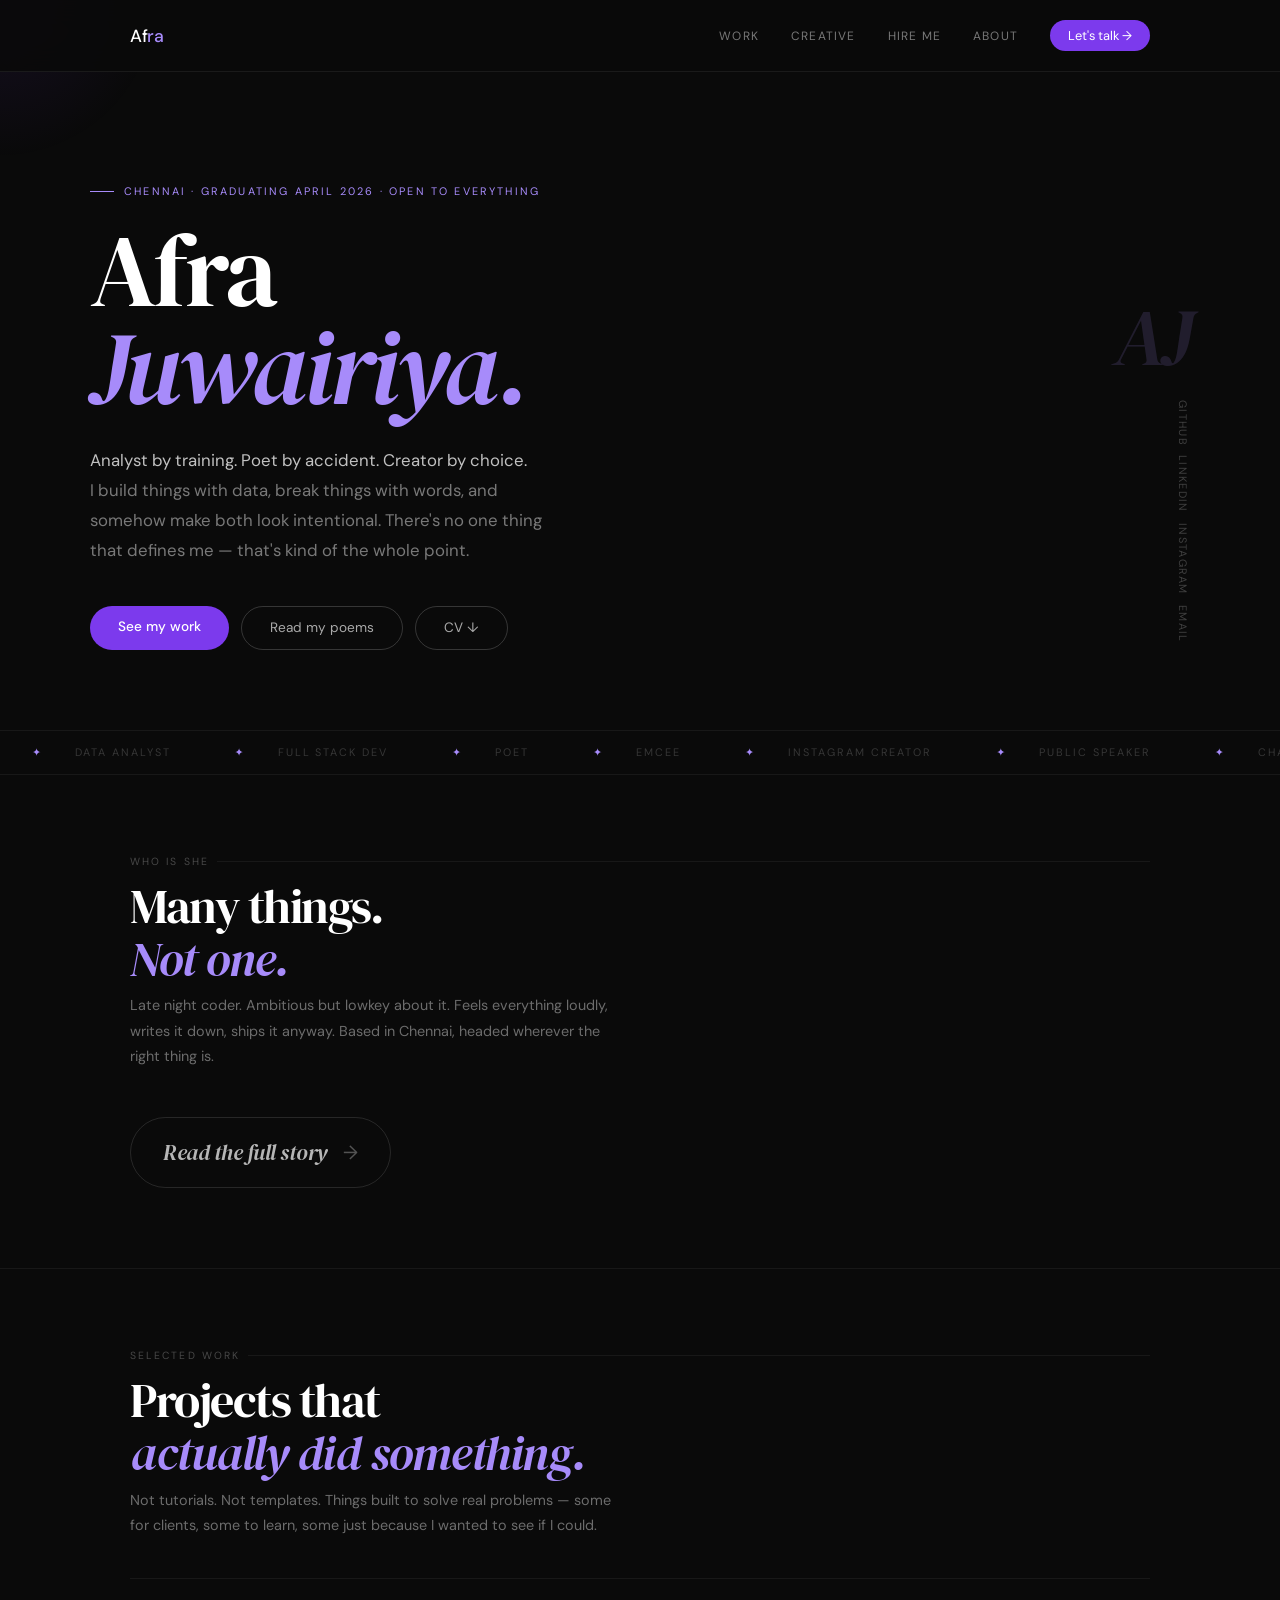
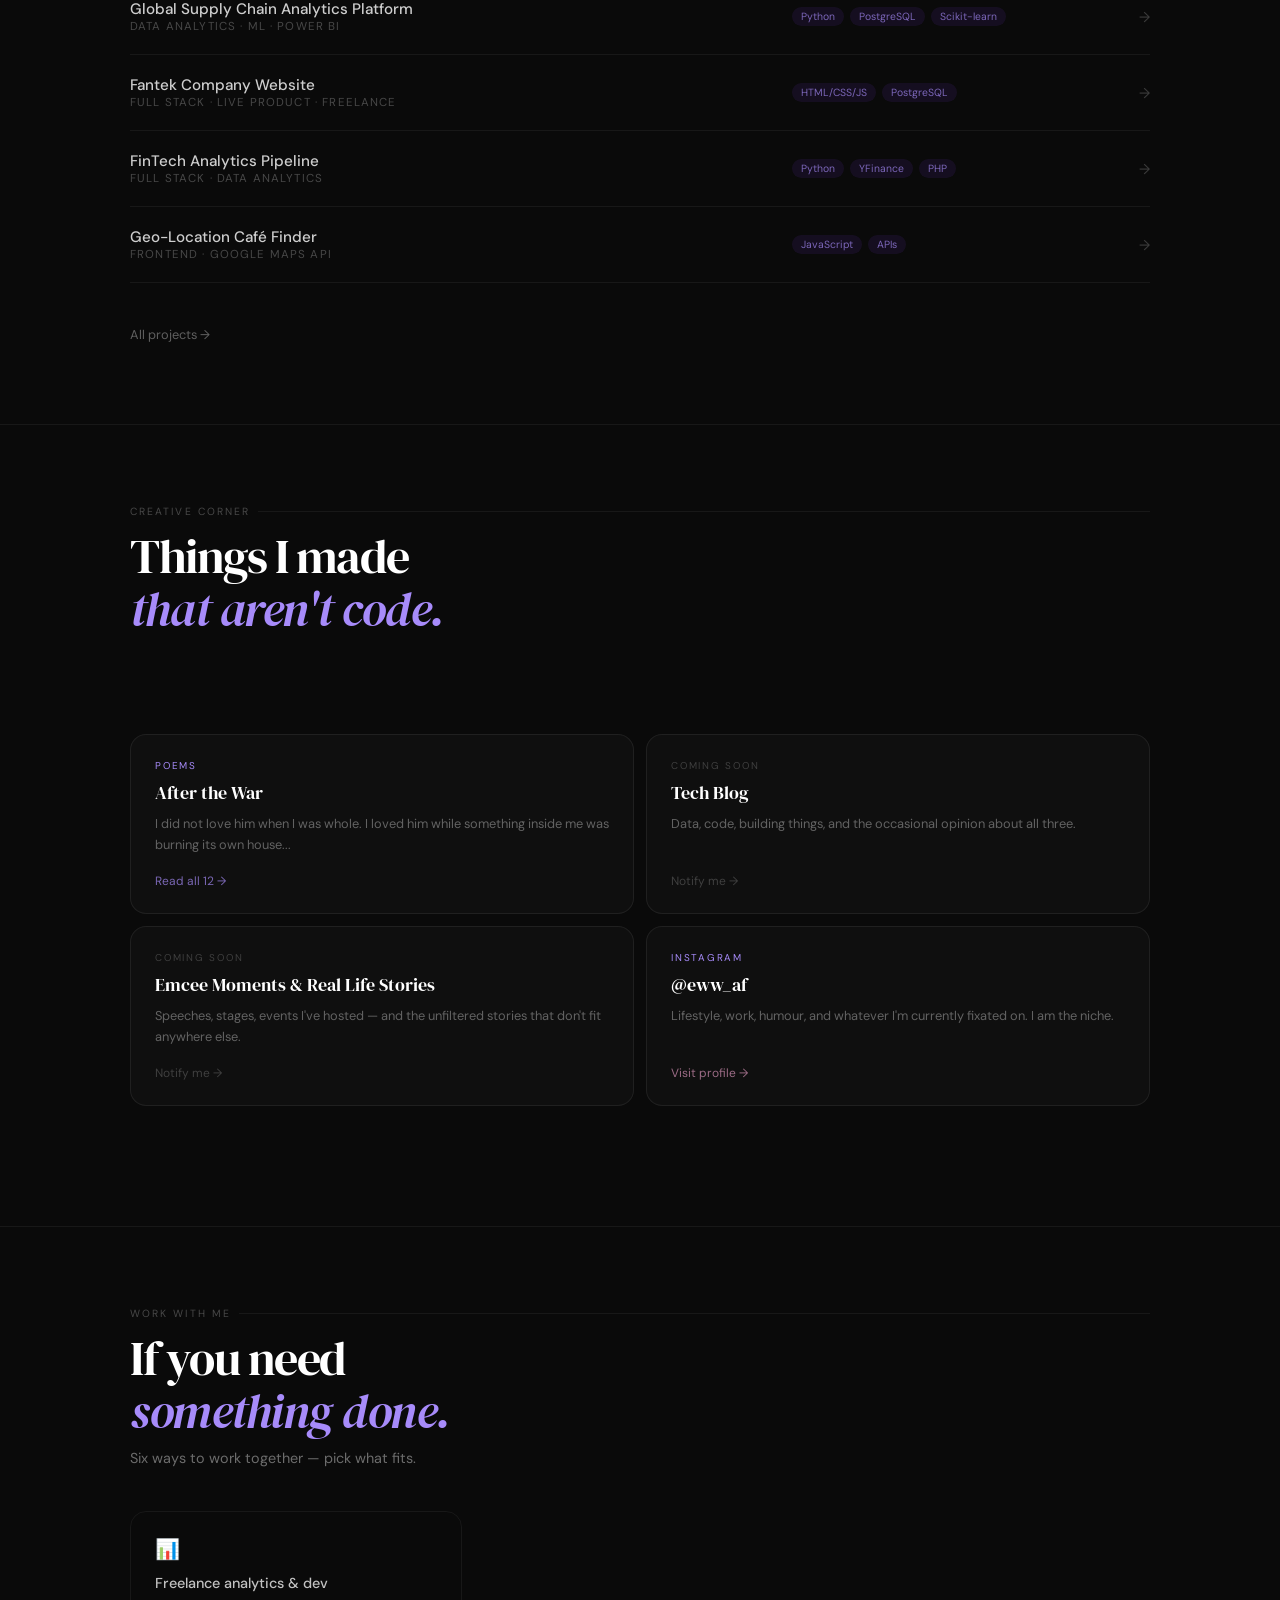
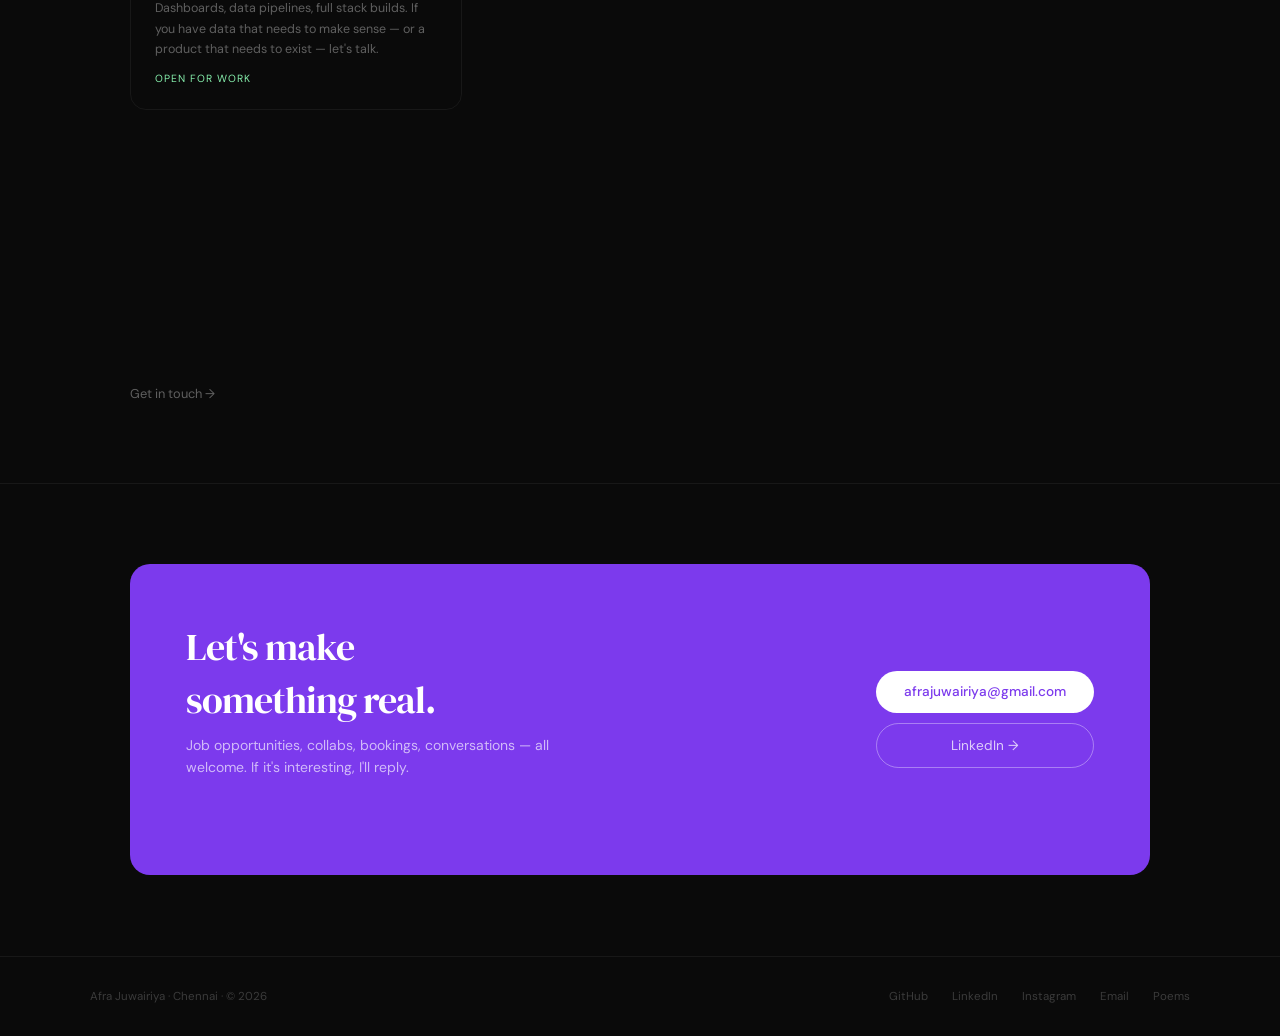
<file: index.html>
<!doctype html>
<html lang="en">
<head>
  <meta charset="utf-8" />
  <meta name="viewport" content="width=device-width,initial-scale=1" />
  <title>Afra Juwairiya</title>
  <link href="https://fonts.googleapis.com/css2?family=DM+Serif+Display:ital@0;1&family=DM+Sans:wght@300;400;500&display=swap" rel="stylesheet">
  <link rel="stylesheet" href="style.css">
  <style>

    .cursor-glow {
      position: fixed; width: 320px; height: 320px; border-radius: 50%;
      background: radial-gradient(circle, rgba(124,58,237,0.10) 0%, transparent 70%);
      pointer-events: none; z-index: 0; transform: translate(-50%,-50%);
    }

    .site-header {
      position: sticky; top: 0; z-index: 100;
      border-bottom: 0.5px solid rgba(255,255,255,0.07);
      background: rgba(10,10,10,0.88); backdrop-filter: blur(14px);
    }
    .nav-inner {
      max-width: 1100px; margin: 0 auto; padding: 1.25rem 2.5rem;
      display: flex; justify-content: space-between; align-items: center;
    }
    .nav-logo { font-size: 1.1rem; font-weight: 500; color: #fff; text-decoration: none; letter-spacing: -0.5px; }
    .nav-logo span { color: #a78bfa; }
    .nav-links { display: flex; gap: 2rem; align-items: center; }
    .nav-links a { font-size: 0.75rem; text-transform: uppercase; letter-spacing: 0.1em; color: rgba(255,255,255,0.45); text-decoration: none; transition: color 0.2s; }
    .nav-links a:hover { color: #fff; }
    .nav-cta { background: #7c3aed !important; color: #fff !important; padding: 7px 18px; border-radius: 100px; text-transform: none !important; letter-spacing: 0 !important; font-size: 0.8rem !important; }

    .hero { padding: 7rem 2.5rem 5rem; position: relative; z-index: 1; }
    .hero-inner { max-width: 1100px; margin: 0 auto; display: grid; grid-template-columns: 1fr auto; gap: 4rem; align-items: end; }
    .hero-eyebrow {
      font-size: 0.68rem; text-transform: uppercase; letter-spacing: 0.2em;
      color: #a78bfa; margin-bottom: 1.5rem; display: flex; align-items: center; gap: 10px;
    }
    .hero-eyebrow::before { content: ''; display: block; width: 24px; height: 0.5px; background: #a78bfa; }
    .hero-name {
      font-family: 'DM Serif Display', serif;
      font-size: clamp(3.5rem, 8vw, 6.5rem); font-weight: 400;
      line-height: 0.95; letter-spacing: -3px; color: #fff; margin-bottom: 1.75rem;
    }
    .hero-name em { font-style: italic; color: #a78bfa; display: block; }
    .hero-tagline {
      font-size: clamp(0.9rem, 1.5vw, 1.05rem); color: rgba(255,255,255,0.45);
      line-height: 1.8; max-width: 480px; margin-bottom: 2.5rem;
    }
    .hero-tagline strong { color: rgba(255,255,255,0.75); font-weight: 400; }
    .hero-actions { display: flex; gap: 12px; flex-wrap: wrap; }
    .btn-primary {
      background: #7c3aed; color: #fff; padding: 0.8rem 1.75rem; border-radius: 100px;
      font-size: 0.85rem; font-weight: 500; text-decoration: none;
      transition: background 0.2s, transform 0.15s; display: inline-block;
    }
    .btn-primary:hover { background: #6d28d9; transform: translateY(-1px); }
    .btn-ghost {
      border: 0.5px solid rgba(255,255,255,0.18); color: rgba(255,255,255,0.65);
      padding: 0.8rem 1.75rem; border-radius: 100px; font-size: 0.85rem;
      text-decoration: none; transition: border-color 0.2s, color 0.2s, transform 0.15s; display: inline-block;
    }
    .btn-ghost:hover { border-color: rgba(255,255,255,0.4); color: #fff; transform: translateY(-1px); }

    /* ── HERO RIGHT: AJ + socials ── */
    .hero-right { display: flex; flex-direction: column; align-items: flex-end; gap: 1.5rem; padding-bottom: 0.5rem; }
    .hero-aj {
      font-family: 'DM Serif Display', serif; font-size: 5rem; font-weight: 400;
      font-style: italic; color: rgba(167,139,250,0.15); letter-spacing: -3px;
      line-height: 1; user-select: none; transition: color 0.3s;
    }
    .hero-aj:hover { color: rgba(167,139,250,0.35); }
    .hero-socials-col { display: flex; flex-direction: column; gap: 10px; align-items: flex-end; }
    .hero-social {
      font-size: 0.68rem; text-transform: uppercase; letter-spacing: 0.12em;
      color: rgba(255,255,255,0.22); text-decoration: none;
      transition: color 0.2s; writing-mode: vertical-rl;
    }
    .hero-social:hover { color: #a78bfa; }

    /* ── TICKER ── */
    .ticker-wrap { overflow: hidden; border-top: 0.5px solid rgba(255,255,255,0.06); border-bottom: 0.5px solid rgba(255,255,255,0.06); padding: 0.9rem 0; }
    .ticker-track { display: flex; width: max-content; animation: ticker 30s linear infinite; }
    .ticker-track:hover { animation-play-state: paused; }
    .ticker-item { font-size: 0.68rem; text-transform: uppercase; letter-spacing: 0.18em; color: rgba(255,255,255,0.18); padding: 0 2rem; white-space: nowrap; }
    .ticker-item b { color: #a78bfa; font-weight: 400; margin-right: 2rem; }
    @keyframes ticker { from { transform: translateX(0); } to { transform: translateX(-50%); } }

    /* ── SECTION SHARED ── */
    .teaser { position: relative; z-index: 1; }
    .teaser-inner { max-width: 1100px; margin: 0 auto; padding: 5rem 2.5rem; }
    .t-label { font-size: 0.65rem; text-transform: uppercase; letter-spacing: 0.2em; color: rgba(255,255,255,0.25); margin-bottom: 0.75rem; display: flex; align-items: center; gap: 8px; }
    .t-label::after { content: ''; flex: 1; height: 0.5px; background: rgba(255,255,255,0.06); }
    .t-heading { font-family: 'DM Serif Display', serif; font-size: clamp(2rem, 4vw, 3rem); font-weight: 400; color: #fff; letter-spacing: -1.5px; margin-bottom: 0.5rem; line-height: 1.1; }
    .t-heading em { font-style: italic; color: #a78bfa; }
    .t-sub { font-size: 0.9rem; color: rgba(255,255,255,0.4); line-height: 1.75; max-width: 500px; margin-bottom: 2.5rem; }
    .t-link { font-size: 0.8rem; color: rgba(255,255,255,0.35); text-decoration: none; display: inline-flex; align-items: center; gap: 6px; transition: color 0.2s, gap 0.2s; }
    .t-link:hover { color: #a78bfa; gap: 10px; }
    .section-divider { border: none; border-top: 0.5px solid rgba(255,255,255,0.06); margin: 0; }

    /* ── WHO I AM: full story button ── */
    .full-story-btn {
      display: inline-flex; align-items: center; gap: 1rem; padding: 1.25rem 2rem;
      border: 0.5px solid rgba(255,255,255,0.12); border-radius: 100px;
      text-decoration: none; transition: border-color 0.25s, background 0.25s;
      margin-top: 0.5rem;
    }
    .full-story-btn:hover { border-color: #a78bfa; background: rgba(124,58,237,0.06); }
    .full-story-btn:hover .fsb-arrow { transform: translateX(4px); color: #a78bfa; }
    .fsb-text {
      font-family: 'DM Serif Display', serif; font-size: 1.35rem;
      font-weight: 400; font-style: italic; color: rgba(255,255,255,0.7); letter-spacing: -0.5px;
    }
    .fsb-arrow { font-size: 1.2rem; color: rgba(255,255,255,0.3); transition: transform 0.25s, color 0.25s; }

    /* ── WORK ── */
    .work-list { display: flex; flex-direction: column; border-top: 0.5px solid rgba(255,255,255,0.06); margin-bottom: 2.5rem; }
    .work-row {
      display: grid; grid-template-columns: 2fr 1fr auto; align-items: center; gap: 2rem;
      padding: 1.25rem 0; border-bottom: 0.5px solid rgba(255,255,255,0.06);
      text-decoration: none; transition: padding-left 0.25s;
    }
    .work-row:hover { padding-left: 0.75rem; }
    .work-row:hover .work-arrow { color: #a78bfa; }
    .work-name { font-size: 0.95rem; font-weight: 500; color: rgba(255,255,255,0.8); }
    .work-type { font-size: 0.72rem; text-transform: uppercase; letter-spacing: 0.1em; color: rgba(255,255,255,0.25); }
    .work-tags { display: flex; gap: 6px; flex-wrap: wrap; }
    .work-tag { font-size: 0.65rem; background: rgba(124,58,237,0.1); color: rgba(167,139,250,0.7); padding: 3px 9px; border-radius: 100px; }
    .work-arrow { font-size: 0.9rem; color: rgba(255,255,255,0.2); transition: color 0.2s; }

    /* ── CREATIVE FOUR ── */
    .creative-four { display: grid; grid-template-columns: 1fr 1fr; gap: 12px; margin-bottom: 2.5rem; }
    .cr-card {
      background: #0f0f0f; border: 0.5px solid rgba(255,255,255,0.07);
      border-radius: 16px; padding: 1.5rem; display: flex; flex-direction: column; gap: 0.6rem;
      transition: border-color 0.25s, transform 0.25s;
    }
    .cr-card:hover { border-color: rgba(167,139,250,0.3); transform: translateY(-3px); }
    .cr-card--insta:hover { border-color: rgba(249,168,212,0.4); }
    .cr-tag { font-size: 0.62rem; text-transform: uppercase; letter-spacing: 0.18em; color: #a78bfa; }
    .cr-tag--soon { color: rgba(255,255,255,0.2); }
    .cr-title { font-family: 'DM Serif Display', serif; font-size: 1.1rem; font-weight: 400; color: #fff; line-height: 1.25; }
    .cr-card--soon .cr-title { color: rgba(255,255,255,0.45); }
    .cr-preview { font-size: 0.8rem; color: rgba(255,255,255,0.35); line-height: 1.65; flex: 1; }
    .cr-action { font-size: 0.75rem; color: rgba(167,139,250,0.7); margin-top: 0.5rem; transition: color 0.2s; }
    .cr-action--muted { color: rgba(255,255,255,0.2); }
    .cr-card--insta .cr-action { color: rgba(249,168,212,0.6); }

    /* ── EARN ── */
    .earn-grid { display: grid; grid-template-columns: repeat(3, 1fr); gap: 12px; margin-bottom: 2.5rem; }
    .earn-card {
      border: 0.5px solid rgba(255,255,255,0.06); border-radius: 16px; padding: 1.5rem;
      transition: border-color 0.25s, background 0.25s;
    }
    .earn-card:hover { background: #0f0f0f; border-color: rgba(167,139,250,0.2); }
    .earn-card-icon { font-size: 1.25rem; margin-bottom: 0.75rem; }
    .earn-card-title { font-size: 0.9rem; font-weight: 500; color: rgba(255,255,255,0.75); margin-bottom: 0.4rem; }
    .earn-card-body { font-size: 0.78rem; color: rgba(255,255,255,0.35); line-height: 1.65; }
    .earn-card-status { font-size: 0.65rem; text-transform: uppercase; letter-spacing: 0.1em; margin-top: 0.75rem; }
    .status-soon { color: rgba(167,139,250,0.5); }
    .status-open { color: #86efac; }

    /* ── CONTACT ── */
    .contact-teaser {
      background: #7c3aed; border-radius: 20px; padding: 3.5rem;
      display: grid; grid-template-columns: 1fr auto; gap: 2rem; align-items: center;
    }
    .contact-headline { font-family: 'DM Serif Display', serif; font-size: clamp(1.75rem, 3vw, 2.5rem); font-weight: 400; color: #fff; letter-spacing: -1px; margin-bottom: 0.5rem; }
    .contact-sub { font-size: 0.875rem; color: rgba(255,255,255,0.65); line-height: 1.6; max-width: 380px; }
    .contact-actions { display: flex; flex-direction: column; gap: 10px; flex-shrink: 0; }
    .btn-white { background: #fff; color: #7c3aed; padding: 0.8rem 1.75rem; border-radius: 100px; font-size: 0.85rem; font-weight: 500; text-decoration: none; text-align: center; transition: background 0.2s; white-space: nowrap; }
    .btn-white:hover { background: #f3f0ff; }
    .btn-ghost-light { border: 0.5px solid rgba(255,255,255,0.35); color: rgba(255,255,255,0.75); padding: 0.8rem 1.75rem; border-radius: 100px; font-size: 0.85rem; text-decoration: none; text-align: center; transition: border-color 0.2s, color 0.2s; white-space: nowrap; }
    .btn-ghost-light:hover { border-color: #fff; color: #fff; }

    /* ── FOOTER ── */
    .site-footer { border-top: 0.5px solid rgba(255,255,255,0.06); padding: 2rem 2.5rem; margin-top: 1px; }
    .footer-inner { max-width: 1100px; margin: 0 auto; display: flex; justify-content: space-between; align-items: center; }
    .footer-left { font-size: 0.72rem; color: rgba(255,255,255,0.2); }
    .footer-links { display: flex; gap: 1.5rem; }
    .footer-links a { font-size: 0.72rem; color: rgba(255,255,255,0.2); text-decoration: none; transition: color 0.2s; }
    .footer-links a:hover { color: #a78bfa; }

    /* ── FADE UP ── */
    .fade-up { opacity: 0; transform: translateY(18px); transition: opacity 0.65s ease, transform 0.65s ease; }
    .fade-up.visible { opacity: 1; transform: none; }

    /* ── RESPONSIVE ── */
    @media (max-width: 860px) {
      .hero { padding: 4rem 1.5rem 3rem; }
      .hero-inner { grid-template-columns: 1fr; }
      .hero-right { display: none; }
      .teaser-inner { padding: 3rem 1.5rem; }
      .work-row { grid-template-columns: 1fr auto; }
      .work-tags { display: none; }
      .creative-four { grid-template-columns: 1fr; }
      .earn-grid { grid-template-columns: 1fr 1fr; }

      /* ── CONTACT FIX ── */
      .contact-teaser {
        grid-template-columns: 1fr;
        padding: 2rem;
      }
      .contact-actions {
        flex-direction: column;
        width: 100%;
      }
      .btn-white,
      .btn-ghost-light {
        width: 100%;
        box-sizing: border-box;
      }

      .footer-inner { flex-direction: column; gap: 1rem; }
    }
    @media (max-width: 520px) {
      .earn-grid { grid-template-columns: 1fr; }
      .nav-links a:not(.nav-cta) { display: none; }
    }
  </style>
</head>
<body>

  <div class="cursor-glow" id="glow"></div>

  <header class="site-header">
    <div class="nav-inner">
      <a class="nav-logo" href="index.html">Af<span>ra</span></a>
      <nav class="nav-links">
        <a href="#work">Work</a>
        <a href="#creative">Creative</a>
        <a href="#earn">Hire me</a>
        <a href="about.html">About</a>
        <a href="#contact" class="nav-cta">Let's talk →</a>
      </nav>
    </div>
  </header>

  <section class="hero">
    <div class="hero-inner">
      <div>
        <div class="hero-eyebrow">Chennai · Graduating April 2026 · Open to everything</div>
        <h1 class="hero-name">Afra<br><em>Juwairiya.</em></h1>
        <p class="hero-tagline">
          <strong>Analyst by training. Poet by accident. Creator by choice.</strong><br>
          I build things with data, break things with words, and somehow make both look intentional. There's no one thing that defines me — that's kind of the whole point.
        </p>
        <div class="hero-actions">
          <a class="btn-primary" href="#work">See my work</a>
          <a class="btn-ghost" href="poems.html">Read my poems</a>
          <a class="btn-ghost" href="Afra_Juwairiya_Resume.pdf" download>CV ↓</a>
        </div>
      </div>
      <div class="hero-right">
        <div class="hero-aj">AJ</div>
        <div class="hero-socials-col">
          <a class="hero-social" href="https://github.com/afraj-1" target="_blank" rel="noopener">GitHub</a>
          <a class="hero-social" href="https://www.linkedin.com/in/afra-juwairiya-403a3a2a0/" target="_blank" rel="noopener">LinkedIn</a>
          <a class="hero-social" href="https://www.instagram.com/eww_af/" target="_blank" rel="noopener">Instagram</a>
          <a class="hero-social" href="mailto:afrajuwairiya@gmail.com">Email</a>
        </div>
      </div>
    </div>
  </section>

  <div class="ticker-wrap">
    <div class="ticker-track">
      <span class="ticker-item"><b>✦</b>data analyst</span>
      <span class="ticker-item"><b>✦</b>full stack dev</span>
      <span class="ticker-item"><b>✦</b>poet</span>
      <span class="ticker-item"><b>✦</b>emcee</span>
      <span class="ticker-item"><b>✦</b>instagram creator</span>
      <span class="ticker-item"><b>✦</b>public speaker</span>
      <span class="ticker-item"><b>✦</b>chaotic creative</span>
      <span class="ticker-item"><b>✦</b>ships things anyway</span>
      <span class="ticker-item"><b>✦</b>great humour actually</span>
      <span class="ticker-item"><b>✦</b>data analyst</span>
      <span class="ticker-item"><b>✦</b>full stack dev</span>
      <span class="ticker-item"><b>✦</b>poet</span>
      <span class="ticker-item"><b>✦</b>emcee</span>
      <span class="ticker-item"><b>✦</b>instagram creator</span>
      <span class="ticker-item"><b>✦</b>public speaker</span>
      <span class="ticker-item"><b>✦</b>chaotic creative</span>
      <span class="ticker-item"><b>✦</b>ships things anyway</span>
      <span class="ticker-item"><b>✦</b>great humour actually</span>
    </div>
  </div>

  <!-- WHO I AM -->
  <section class="teaser" id="about-strip">
    <div class="teaser-inner">
      <div class="t-label">who is she</div>
      <h2 class="t-heading fade-up">Many things.<br><em>Not one.</em></h2>
      <p class="t-sub fade-up">Late night coder. Ambitious but lowkey about it. Feels everything loudly, writes it down, ships it anyway. Based in Chennai, headed wherever the right thing is.</p>
      <a class="full-story-btn fade-up" href="about.html">
        <span class="fsb-text">Read the full story</span>
        <span class="fsb-arrow">→</span>
      </a>
    </div>
  </section>

  <hr class="section-divider">

  <!-- WORK -->
  <section class="teaser" id="work">
    <div class="teaser-inner">
      <div class="t-label">selected work</div>
      <h2 class="t-heading fade-up">Projects that<br><em>actually did something.</em></h2>
      <p class="t-sub fade-up">Not tutorials. Not templates. Things built to solve real problems — some for clients, some to learn, some just because I wanted to see if I could.</p>
      <div class="work-list">
        <a class="work-row fade-up" href="projectsupplychain.html">
          <div><div class="work-name">Global Supply Chain Analytics Platform</div><div class="work-type">Data Analytics · ML · Power BI</div></div>
          <div class="work-tags"><span class="work-tag">Python</span><span class="work-tag">PostgreSQL</span><span class="work-tag">Scikit-learn</span></div>
          <div class="work-arrow">→</div>
        </a>
        <a class="work-row fade-up" href="projectfantek.html">
          <div><div class="work-name">Fantek Company Website</div><div class="work-type">Full Stack · Live product · Freelance</div></div>
          <div class="work-tags"><span class="work-tag">HTML/CSS/JS</span><span class="work-tag">PostgreSQL</span></div>
          <div class="work-arrow">→</div>
        </a>
        <a class="work-row fade-up" href="projectfintech.html">
          <div><div class="work-name">FinTech Analytics Pipeline</div><div class="work-type">Full Stack · Data Analytics</div></div>
          <div class="work-tags"><span class="work-tag">Python</span><span class="work-tag">YFinance</span><span class="work-tag">PHP</span></div>
          <div class="work-arrow">→</div>
        </a>
        <a class="work-row fade-up" href="projectfrontend.html">
          <div><div class="work-name">Geo-Location Café Finder</div><div class="work-type">Frontend · Google Maps API</div></div>
          <div class="work-tags"><span class="work-tag">JavaScript</span><span class="work-tag">APIs</span></div>
          <div class="work-arrow">→</div>
        </a>
      </div>
      <a class="t-link" href="projects.html">All projects →</a>
    </div>
  </section>

  <hr class="section-divider">

  <!-- CREATIVE -->
  <section class="teaser" id="creative">
    <div class="teaser-inner">
      <div class="t-label">creative corner</div>
      <h2 class="t-heading fade-up">Things I made<br><em>that aren't code.</em></h2>
      <p class="t-sub fade-up">Poems, stories, speeches, content. The side of me that can't be put in a resume — and probably shouldn't be.</p>
      <div class="creative-four">
        <a class="cr-card cr-card--poem" href="poems.html" style="text-decoration:none;">
          <div class="cr-tag">Poems</div>
          <div class="cr-title">After the War</div>
          <div class="cr-preview">I did not love him when I was whole. I loved him while something inside me was burning its own house...</div>
          <div class="cr-action">Read all 12 →</div>
        </a>
          <a class="cr-card cr-card--poem" href="blogs.html" style="text-decoration:none;">
          <div class="cr-tag cr-tag--soon">Coming soon</div>
          <div class="cr-title">Tech Blog</div>
          <div class="cr-preview">Data, code, building things, and the occasional opinion about all three.</div>
          <div class="cr-action cr-action--muted">Notify me →</div>
        </a>
        <a class="cr-card cr-card--poem" href="stories.html" style="text-decoration:none;">
          <div class="cr-tag cr-tag--soon">Coming soon</div>
          <div class="cr-title">Emcee Moments &amp; Real Life Stories</div>
          <div class="cr-preview">Speeches, stages, events I've hosted — and the unfiltered stories that don't fit anywhere else.</div>
          <div class="cr-action cr-action--muted">Notify me →</div>
        </a>
        <a class="cr-card cr-card--insta" href="https://www.instagram.com/eww_af/" target="_blank" rel="noopener" style="text-decoration:none;">
          <div class="cr-tag">Instagram</div>
          <div class="cr-title">@eww_af</div>
          <div class="cr-preview">Lifestyle, work, humour, and whatever I'm currently fixated on. I am the niche.</div>
          <div class="cr-action">Visit profile →</div>
        </a>
      </div>
    </div>
  </section>

  <hr class="section-divider">

  <!-- EARN -->
  <section class="teaser" id="earn">
    <div class="teaser-inner">
      <div class="t-label">work with me</div>
      <h2 class="t-heading fade-up">If you need<br><em>something done.</em></h2>
      <p class="t-sub fade-up">Six ways to work together — pick what fits.</p>
      <div class="earn-grid">
        <div class="earn-card fade-up">
          <div class="earn-card-icon">📊</div>
          <div class="earn-card-title">Freelance analytics &amp; dev</div>
          <div class="earn-card-body">Dashboards, data pipelines, full stack builds. If you have data that needs to make sense — or a product that needs to exist — let's talk.</div>
          <div class="earn-card-status status-open">Open for work</div>
        </div>
        <div class="earn-card fade-up">
          <div class="earn-card-icon">🎤</div>
          <div class="earn-card-title">Book me as Emcee</div>
          <div class="earn-card-body">Events, college fests, corporate functions. I own a stage. If you need someone who can hold a room and actually make it fun — I'm your person.</div>
          <div class="earn-card-status status-open">Available to book</div>
        </div>
        <div class="earn-card fade-up">
          <div class="earn-card-icon">📸</div>
          <div class="earn-card-title">Brand collabs</div>
          <div class="earn-card-body">Instagram partnerships with brands that fit — tech, lifestyle, aesthetics, things I'd actually use. No random promotions.</div>
          <div class="earn-card-status status-open">DMs open</div>
        </div>
        <div class="earn-card fade-up">
          <div class="earn-card-icon">💾</div>
          <div class="earn-card-title">Source code</div>
          <div class="earn-card-body">Documented, working project code — the supply chain platform, FinTech pipeline, and more. Buy the codebase, skip the tutorial.</div>
          <div class="earn-card-status status-soon">Coming soon</div>
        </div>
        <div class="earn-card fade-up">
          <div class="earn-card-icon">✍️</div>
          <div class="earn-card-title">Tech writing</div>
          <div class="earn-card-body">Technical blogs, documentation, or content that needs to actually make sense to a human. I write code and sentences equally well.</div>
          <div class="earn-card-status status-soon">Coming soon</div>
        </div>
        <div class="earn-card fade-up">
          <div class="earn-card-icon">🗣️</div>
          <div class="earn-card-title">Speaking &amp; panels</div>
          <div class="earn-card-body">Tech events, student panels, workshops. Data analytics, the creator-developer space, or honestly whatever the topic is — I'll prep and show up.</div>
          <div class="earn-card-status status-open">Open to invites</div>
        </div>
      </div>
      <a class="t-link" href="#contact">Get in touch →</a>
    </div>
  </section>

  <hr class="section-divider">

  <!-- CONTACT -->
  <section class="teaser" id="contact">
    <div class="teaser-inner">
      <div class="contact-teaser fade-up">
        <div>
          <div class="contact-headline">Let's make<br>something real.</div>
          <p class="contact-sub">Job opportunities, collabs, bookings, conversations — all welcome. If it's interesting, I'll reply.</p>
        </div>
        <div class="contact-actions">
          <button class="btn-white" onclick="navigator.clipboard.writeText('afrajuwairiya@gmail.com').then(()=>{this.textContent='Copied!';setTimeout(()=>this.textContent='afrajuwairiya@gmail.com',2000)})" style="cursor:pointer;border:none;font-family:'DM Sans',sans-serif;">afrajuwairiya@gmail.com</button>
          <a class="btn-ghost-light" href="https://www.linkedin.com/in/afra-juwairiya-403a3a2a0/" target="_blank" rel="noopener">LinkedIn →</a>
        </div>
      </div>
    </div>
  </section>

  <footer class="site-footer">
    <div class="footer-inner">
      <span class="footer-left">Afra Juwairiya · Chennai · © <span id="year"></span></span>
      <div class="footer-links">
        <a href="https://github.com/afraj-1" target="_blank" rel="noopener">GitHub</a>
        <a href="https://www.linkedin.com/in/afra-juwairiya-403a3a2a0/" target="_blank" rel="noopener">LinkedIn</a>
        <a href="https://www.instagram.com/eww_af/" target="_blank" rel="noopener">Instagram</a>
        <a href="mailto:afrajuwairiya@gmail.com">Email</a>
        <a href="poems.html">Poems</a>
      </div>
    </div>
  </footer>

  <script>
    document.getElementById('year').textContent = new Date().getFullYear();
    const glow = document.getElementById('glow');
    document.addEventListener('mousemove', e => {
      glow.style.left = e.clientX + 'px';
      glow.style.top = e.clientY + 'px';
    });
    const obs = new IntersectionObserver(entries => {
      entries.forEach((e, i) => {
        if (e.isIntersecting) setTimeout(() => e.target.classList.add('visible'), i * 80);
      });
    }, { threshold: 0.1 });
    document.querySelectorAll('.fade-up').forEach(el => obs.observe(el));
  </script>

</body>
</html>
</file>
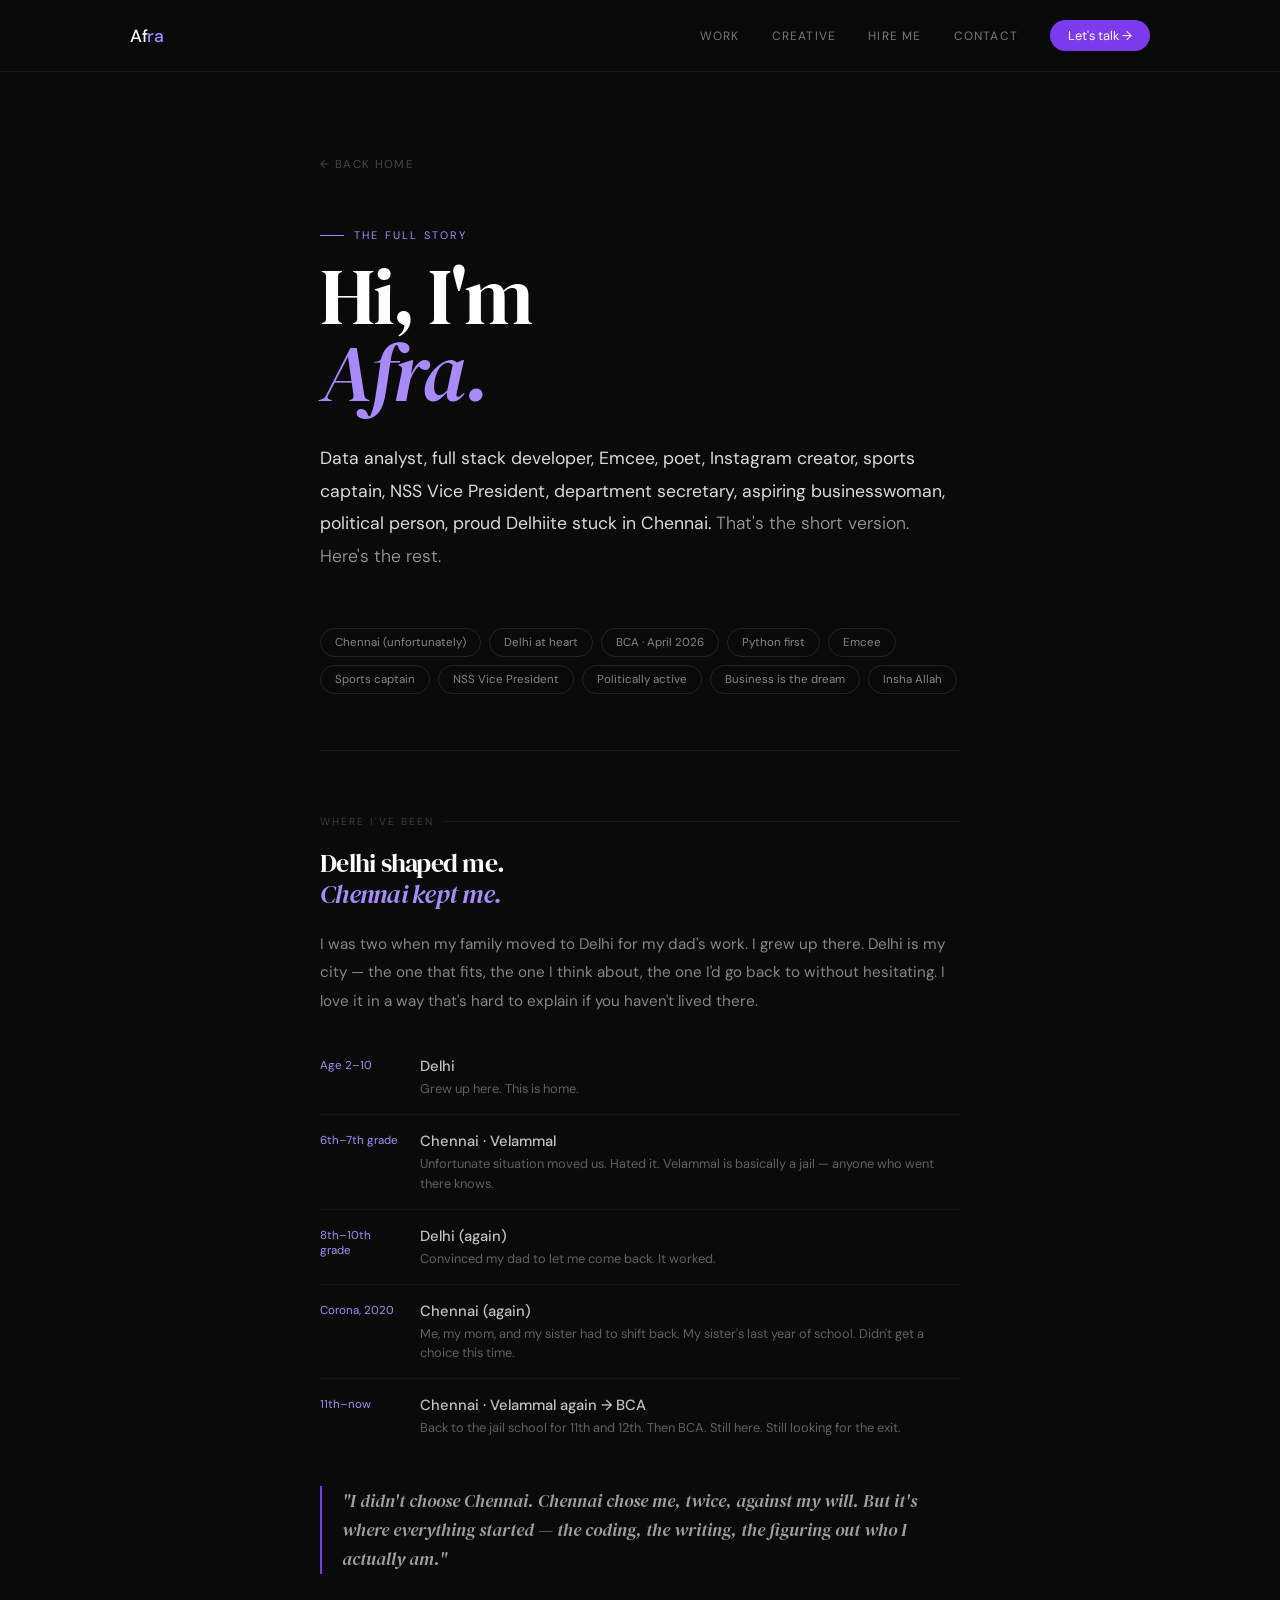
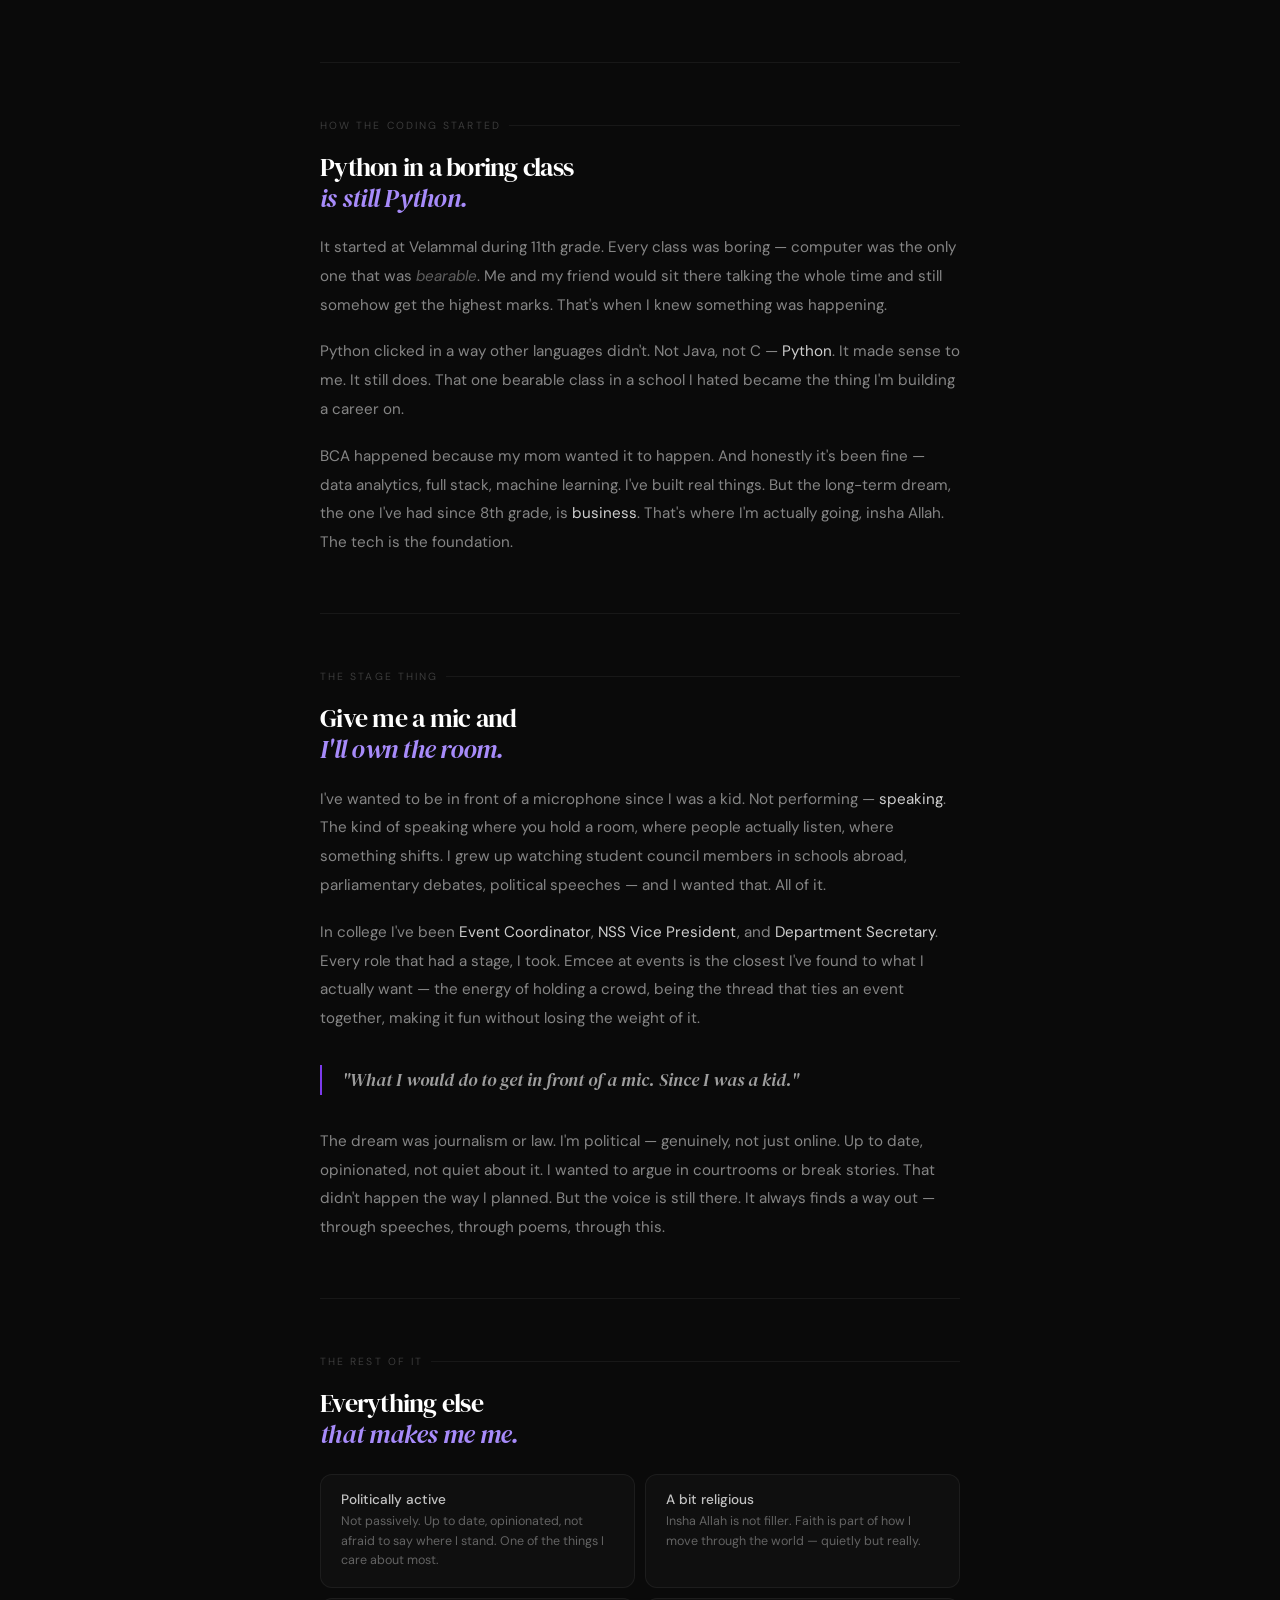
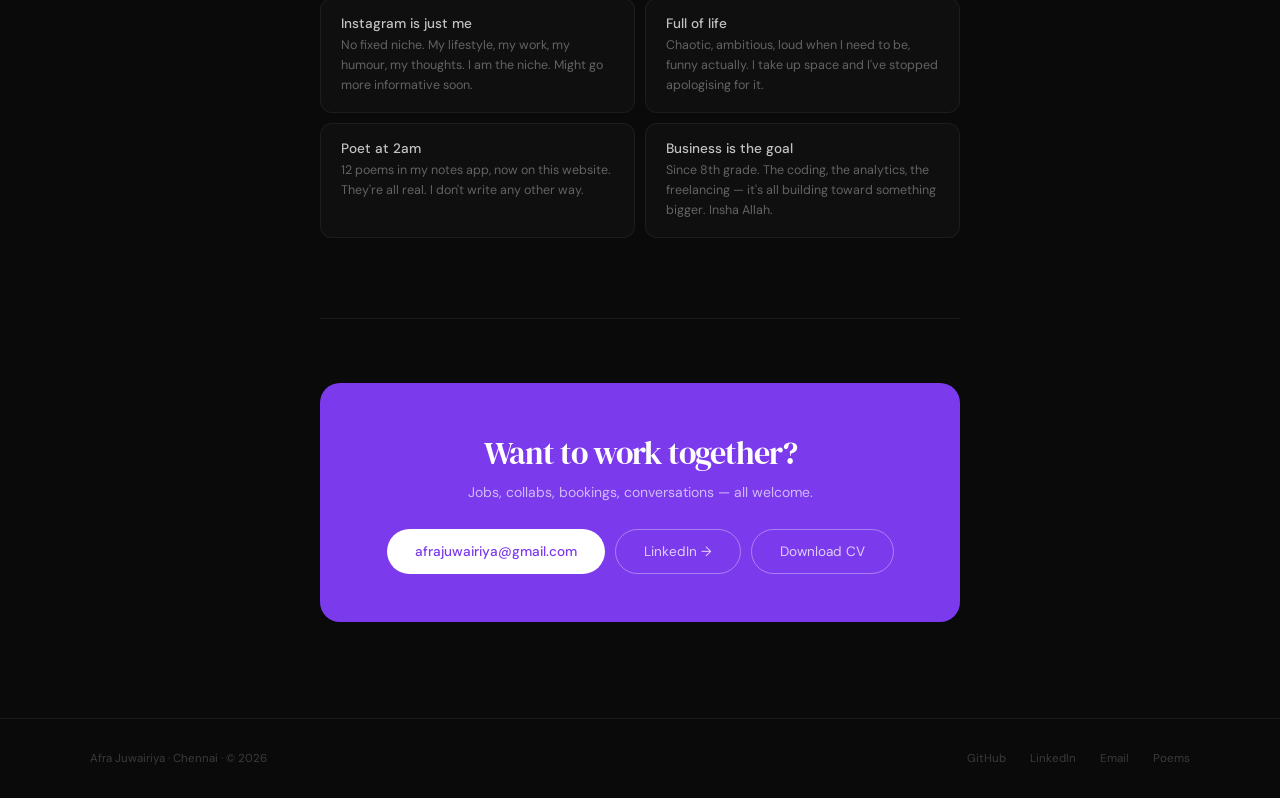
<file: about.html>
<!doctype html>
<html lang="en">
<head>
  <meta charset="utf-8" />
  <meta name="viewport" content="width=device-width,initial-scale=1" />
  <title>About — Afra Juwairiya</title>
  <link href="https://fonts.googleapis.com/css2?family=DM+Serif+Display:ital@0;1&family=DM+Sans:wght@300;400;500&display=swap" rel="stylesheet">
  <link rel="stylesheet" href="style.css">
  <style>

    /* ── NAV (same as index) ── */
    .site-header { position: sticky; top: 0; z-index: 100; border-bottom: 0.5px solid rgba(255,255,255,0.07); background: rgba(10,10,10,0.88); backdrop-filter: blur(14px); }
    .nav-inner { max-width: 1100px; margin: 0 auto; padding: 1.25rem 2.5rem; display: flex; justify-content: space-between; align-items: center; }
    .nav-logo { font-size: 1.1rem; font-weight: 500; color: #fff; text-decoration: none; letter-spacing: -0.5px; }
    .nav-logo span { color: #a78bfa; }
    .nav-links { display: flex; gap: 2rem; align-items: center; }
    .nav-links a { font-size: 0.75rem; text-transform: uppercase; letter-spacing: 0.1em; color: rgba(255,255,255,0.45); text-decoration: none; transition: color 0.2s; }
    .nav-links a:hover { color: #fff; }
    .nav-cta { background: #7c3aed !important; color: #fff !important; padding: 7px 18px; border-radius: 100px; text-transform: none !important; letter-spacing: 0 !important; font-size: 0.8rem !important; }

    /* ── PAGE ── */
    .page { max-width: 720px; margin: 0 auto; padding: 5rem 2.5rem 6rem; }

    .back-link { display: inline-flex; align-items: center; gap: 6px; font-size: 0.72rem; text-transform: uppercase; letter-spacing: 0.12em; color: rgba(255,255,255,0.25); text-decoration: none; margin-bottom: 3.5rem; transition: color 0.2s; }
    .back-link:hover { color: #a78bfa; }

    /* ── HERO TEXT ── */
    .about-eyebrow { font-size: 0.68rem; text-transform: uppercase; letter-spacing: 0.2em; color: #a78bfa; margin-bottom: 1rem; display: flex; align-items: center; gap: 10px; }
    .about-eyebrow::before { content: ''; display: block; width: 24px; height: 0.5px; background: #a78bfa; }
    .about-name { font-family: 'DM Serif Display', serif; font-size: clamp(3rem, 7vw, 5rem); font-weight: 400; line-height: 0.95; letter-spacing: -2.5px; color: #fff; margin-bottom: 2rem; }
    .about-name em { font-style: italic; color: #a78bfa; display: block; }
    .about-opener { font-size: 1.1rem; color: rgba(255,255,255,0.6); line-height: 1.85; margin-bottom: 3.5rem; font-weight: 300; }
    .about-opener strong { color: rgba(255,255,255,0.85); font-weight: 400; }

    /* ── QUICK FACTS STRIP ── */
    .facts-strip { display: flex; flex-wrap: wrap; gap: 8px; margin-bottom: 4rem; padding-bottom: 3.5rem; border-bottom: 0.5px solid rgba(255,255,255,0.07); }
    .fact-pill { font-size: 0.72rem; padding: 6px 14px; border-radius: 100px; border: 0.5px solid rgba(255,255,255,0.1); color: rgba(255,255,255,0.5); }

    /* ── STORY SECTIONS ── */
    .story-block { margin-bottom: 3.5rem; padding-bottom: 3.5rem; border-bottom: 0.5px solid rgba(255,255,255,0.06); }
    .story-block:last-of-type { border-bottom: none; }
    .story-label { font-size: 0.65rem; text-transform: uppercase; letter-spacing: 0.2em; color: rgba(255,255,255,0.2); margin-bottom: 1.25rem; display: flex; align-items: center; gap: 8px; }
    .story-label::after { content: ''; flex: 1; height: 0.5px; background: rgba(255,255,255,0.06); }
    .story-heading { font-family: 'DM Serif Display', serif; font-size: 1.6rem; font-weight: 400; color: #fff; letter-spacing: -0.75px; margin-bottom: 1.25rem; line-height: 1.2; }
    .story-heading em { font-style: italic; color: #a78bfa; }
    .story-body { font-size: 0.95rem; color: rgba(255,255,255,0.5); line-height: 1.9; }
    .story-body p { margin-bottom: 1.1rem; }
    .story-body p:last-child { margin-bottom: 0; }
    .story-body strong { color: rgba(255,255,255,0.8); font-weight: 400; }
    .story-body em { font-style: italic; color: rgba(255,255,255,0.35); }

    /* ── PULL QUOTE ── */
    .pull-quote { border-left: 2px solid #7c3aed; padding-left: 1.25rem; margin: 2rem 0; }
    .pull-quote p { font-family: 'DM Serif Display', serif; font-size: 1.15rem; font-style: italic; color: rgba(255,255,255,0.6); line-height: 1.6; margin: 0; }

    /* ── CITIES TIMELINE ── */
    .cities { display: flex; flex-direction: column; gap: 0; margin: 1.5rem 0; }
    .city-row { display: grid; grid-template-columns: 80px 1fr; gap: 1.25rem; padding: 1rem 0; border-bottom: 0.5px solid rgba(255,255,255,0.05); position: relative; }
    .city-row:last-child { border-bottom: none; }
    .city-year { font-size: 0.72rem; color: #a78bfa; padding-top: 2px; }
    .city-name { font-size: 0.92rem; font-weight: 500; color: rgba(255,255,255,0.75); margin-bottom: 3px; }
    .city-note { font-size: 0.8rem; color: rgba(255,255,255,0.35); line-height: 1.5; }

    /* ── THINGS I AM ── */
    .things-grid { display: grid; grid-template-columns: 1fr 1fr; gap: 10px; margin: 1.5rem 0; }
    .thing { background: #0f0f0f; border: 0.5px solid rgba(255,255,255,0.06); border-radius: 12px; padding: 1rem 1.25rem; }
    .thing-title { font-size: 0.85rem; font-weight: 500; color: rgba(255,255,255,0.75); margin-bottom: 4px; }
    .thing-body { font-size: 0.78rem; color: rgba(255,255,255,0.35); line-height: 1.6; }

    /* ── FOOTER CTA ── */
    .about-cta { background: #7c3aed; border-radius: 20px; padding: 3rem; text-align: center; margin-top: 4rem; }
    .cta-head { font-family: 'DM Serif Display', serif; font-size: 2rem; font-weight: 400; color: #fff; letter-spacing: -1px; margin-bottom: 0.5rem; }
    .cta-sub { font-size: 0.875rem; color: rgba(255,255,255,0.65); margin-bottom: 1.75rem; }
    .cta-btns { display: flex; justify-content: center; gap: 10px; flex-wrap: wrap; }
    .btn-white { background: #fff; color: #7c3aed; padding: 0.8rem 1.75rem; border-radius: 100px; font-size: 0.85rem; font-weight: 500; text-decoration: none; }
    .btn-ghost-light { border: 0.5px solid rgba(255,255,255,0.35); color: rgba(255,255,255,0.75); padding: 0.8rem 1.75rem; border-radius: 100px; font-size: 0.85rem; text-decoration: none; }

    /* ── SITE FOOTER ── */
    .site-footer { border-top: 0.5px solid rgba(255,255,255,0.06); padding: 2rem 2.5rem; }
    .footer-inner { max-width: 1100px; margin: 0 auto; display: flex; justify-content: space-between; align-items: center; }
    .footer-left { font-size: 0.72rem; color: rgba(255,255,255,0.2); }
    .footer-links { display: flex; gap: 1.5rem; }
    .footer-links a { font-size: 0.72rem; color: rgba(255,255,255,0.2); text-decoration: none; transition: color 0.2s; }
    .footer-links a:hover { color: #a78bfa; }

    /* ── FADE ── */
    .fade-up { opacity: 0; transform: translateY(16px); transition: opacity 0.65s ease, transform 0.65s ease; }
    .fade-up.visible { opacity: 1; transform: none; }

    @media (max-width: 640px) {
      .page { padding: 3rem 1.5rem 4rem; }
      .things-grid { grid-template-columns: 1fr; }
      .nav-links a:not(.nav-cta) { display: none; }
      .footer-inner { flex-direction: column; gap: 1rem; }
    }
  </style>
</head>
<body>

  <header class="site-header">
    <div class="nav-inner">
      <a class="nav-logo" href="index.html">Af<span>ra</span></a>
      <nav class="nav-links">
        <a href="index.html#work">Work</a>
        <a href="index.html#creative">Creative</a>
        <a href="index.html#earn">Hire me</a>
        <a href="index.html#contact">Contact</a>
        <a href="index.html#contact" class="nav-cta">Let's talk →</a>
      </nav>
    </div>
  </header>

  <div class="page">

    <a href="index.html" class="back-link">← Back home</a>

    <div class="about-eyebrow">The full story</div>
    <h1 class="about-name">Hi, I'm<br><em>Afra.</em></h1>

    <p class="about-opener">
      <strong>Data analyst, full stack developer, Emcee, poet, Instagram creator, sports captain, NSS Vice President, department secretary, aspiring businesswoman, political person, proud Delhiite stuck in Chennai.</strong> That's the short version. Here's the rest.
    </p>

    <div class="facts-strip">
      <span class="fact-pill">Chennai (unfortunately)</span>
      <span class="fact-pill">Delhi at heart</span>
      <span class="fact-pill">BCA · April 2026</span>
      <span class="fact-pill">Python first</span>
      <span class="fact-pill">Emcee</span>
      <span class="fact-pill">Sports captain</span>
      <span class="fact-pill">NSS Vice President</span>
      <span class="fact-pill">Politically active</span>
      <span class="fact-pill">Business is the dream</span>
      <span class="fact-pill">Insha Allah</span>
    </div>

    <!-- CITIES -->
    <div class="story-block fade-up">
      <div class="story-label">where I've been</div>
      <h2 class="story-heading">Delhi shaped me.<br><em>Chennai kept me.</em></h2>
      <div class="story-body">
        <p>I was two when my family moved to Delhi for my dad's work. I grew up there. Delhi is my city — the one that fits, the one I think about, the one I'd go back to without hesitating. I love it in a way that's hard to explain if you haven't lived there.</p>
      </div>
      <div class="cities">
        <div class="city-row">
          <div class="city-year">Age 2–10</div>
          <div><div class="city-name">Delhi</div><div class="city-note">Grew up here. This is home.</div></div>
        </div>
        <div class="city-row">
          <div class="city-year">6th–7th grade</div>
          <div><div class="city-name">Chennai · Velammal</div><div class="city-note">Unfortunate situation moved us. Hated it. Velammal is basically a jail — anyone who went there knows.</div></div>
        </div>
        <div class="city-row">
          <div class="city-year">8th–10th grade</div>
          <div><div class="city-name">Delhi (again)</div><div class="city-note">Convinced my dad to let me come back. It worked.</div></div>
        </div>
        <div class="city-row">
          <div class="city-year">Corona, 2020</div>
          <div><div class="city-name">Chennai (again)</div><div class="city-note">Me, my mom, and my sister had to shift back. My sister's last year of school. Didn't get a choice this time.</div></div>
        </div>
        <div class="city-row">
          <div class="city-year">11th–now</div>
          <div><div class="city-name">Chennai · Velammal again → BCA</div><div class="city-note">Back to the jail school for 11th and 12th. Then BCA. Still here. Still looking for the exit.</div></div>
        </div>
      </div>
      <div class="pull-quote">
        <p>"I didn't choose Chennai. Chennai chose me, twice, against my will. But it's where everything started — the coding, the writing, the figuring out who I actually am."</p>
      </div>
    </div>

    <!-- CODING -->
    <div class="story-block fade-up">
      <div class="story-label">how the coding started</div>
      <h2 class="story-heading">Python in a boring class<br><em>is still Python.</em></h2>
      <div class="story-body">
        <p>It started at Velammal during 11th grade. Every class was boring — computer was the only one that was <em>bearable</em>. Me and my friend would sit there talking the whole time and still somehow get the highest marks. That's when I knew something was happening.</p>
        <p>Python clicked in a way other languages didn't. Not Java, not C — <strong>Python</strong>. It made sense to me. It still does. That one bearable class in a school I hated became the thing I'm building a career on.</p>
        <p>BCA happened because my mom wanted it to happen. And honestly it's been fine — data analytics, full stack, machine learning. I've built real things. But the long-term dream, the one I've had since 8th grade, is <strong>business</strong>. That's where I'm actually going, insha Allah. The tech is the foundation.</p>
      </div>
    </div>

    <!-- EMCEE -->
    <div class="story-block fade-up">
      <div class="story-label">the stage thing</div>
      <h2 class="story-heading">Give me a mic and<br><em>I'll own the room.</em></h2>
      <div class="story-body">
        <p>I've wanted to be in front of a microphone since I was a kid. Not performing — <strong>speaking</strong>. The kind of speaking where you hold a room, where people actually listen, where something shifts. I grew up watching student council members in schools abroad, parliamentary debates, political speeches — and I wanted that. All of it.</p>
        <p>In college I've been <strong>Event Coordinator</strong>, <strong>NSS Vice President</strong>, and <strong>Department Secretary</strong>. Every role that had a stage, I took. Emcee at events is the closest I've found to what I actually want — the energy of holding a crowd, being the thread that ties an event together, making it fun without losing the weight of it.</p>
      </div>
      <div class="pull-quote">
        <p>"What I would do to get in front of a mic. Since I was a kid."</p>
      </div>
      <div class="story-body">
        <p>The dream was journalism or law. I'm political — genuinely, not just online. Up to date, opinionated, not quiet about it. I wanted to argue in courtrooms or break stories. That didn't happen the way I planned. But the voice is still there. It always finds a way out — through speeches, through poems, through this.</p>
      </div>
    </div>

    <!-- WHO I AM -->
    <div class="story-block fade-up">
      <div class="story-label">the rest of it</div>
      <h2 class="story-heading">Everything else<br><em>that makes me me.</em></h2>
      <div class="things-grid">
        <div class="thing">
          <div class="thing-title">Politically active</div>
          <div class="thing-body">Not passively. Up to date, opinionated, not afraid to say where I stand. One of the things I care about most.</div>
        </div>
        <div class="thing">
          <div class="thing-title">A bit religious</div>
          <div class="thing-body">Insha Allah is not filler. Faith is part of how I move through the world — quietly but really.</div>
        </div>
        <div class="thing">
          <div class="thing-title">Instagram is just me</div>
          <div class="thing-body">No fixed niche. My lifestyle, my work, my humour, my thoughts. I am the niche. Might go more informative soon.</div>
        </div>
        <div class="thing">
          <div class="thing-title">Full of life</div>
          <div class="thing-body">Chaotic, ambitious, loud when I need to be, funny actually. I take up space and I've stopped apologising for it.</div>
        </div>
        <div class="thing">
          <div class="thing-title">Poet at 2am</div>
          <div class="thing-body">12 poems in my notes app, now on this website. They're all real. I don't write any other way.</div>
        </div>
        <div class="thing">
          <div class="thing-title">Business is the goal</div>
          <div class="thing-body">Since 8th grade. The coding, the analytics, the freelancing — it's all building toward something bigger. Insha Allah.</div>
        </div>
      </div>
    </div>

    <!-- CTA -->
    <div class="about-cta fade-up">
      <div class="cta-head">Want to work together?</div>
      <p class="cta-sub">Jobs, collabs, bookings, conversations — all welcome.</p>
      <div class="cta-btns">
        <button class="btn-white" onclick="navigator.clipboard.writeText('afrajuwairiya@gmail.com').then(()=>{this.textContent='Copied!';setTimeout(()=>this.textContent='afrajuwairiya@gmail.com',2000)})" style="cursor:pointer;border:none;font-family:'DM Sans',sans-serif;">afrajuwairiya@gmail.com</button>
        <a class="btn-ghost-light" href="https://www.linkedin.com/in/afra-juwairiya-403a3a2a0/" target="_blank" rel="noopener">LinkedIn →</a>
        <a class="btn-ghost-light" href="Afra_Juwairiya_Resume.pdf" download>Download CV</a>
      </div>
    </div>

  </div>

  <footer class="site-footer">
    <div class="footer-inner">
      <span class="footer-left">Afra Juwairiya · Chennai · © <span id="year"></span></span>
      <div class="footer-links">
        <a href="https://github.com/afraj-1" target="_blank" rel="noopener">GitHub</a>
        <a href="https://www.linkedin.com/in/afra-juwairiya-403a3a2a0/" target="_blank" rel="noopener">LinkedIn</a>
        <a href="mailto:afrajuwairiya@gmail.com">Email</a>
        <a href="poems.html">Poems</a>
      </div>
    </div>
  </footer>

  <script>
    document.getElementById('year').textContent = new Date().getFullYear();
    const obs = new IntersectionObserver(entries => {
      entries.forEach(e => { if (e.isIntersecting) e.target.classList.add('visible'); });
    }, { threshold: 0.1 });
    document.querySelectorAll('.fade-up').forEach(el => obs.observe(el));
  </script>

</body>
</html>
</file>
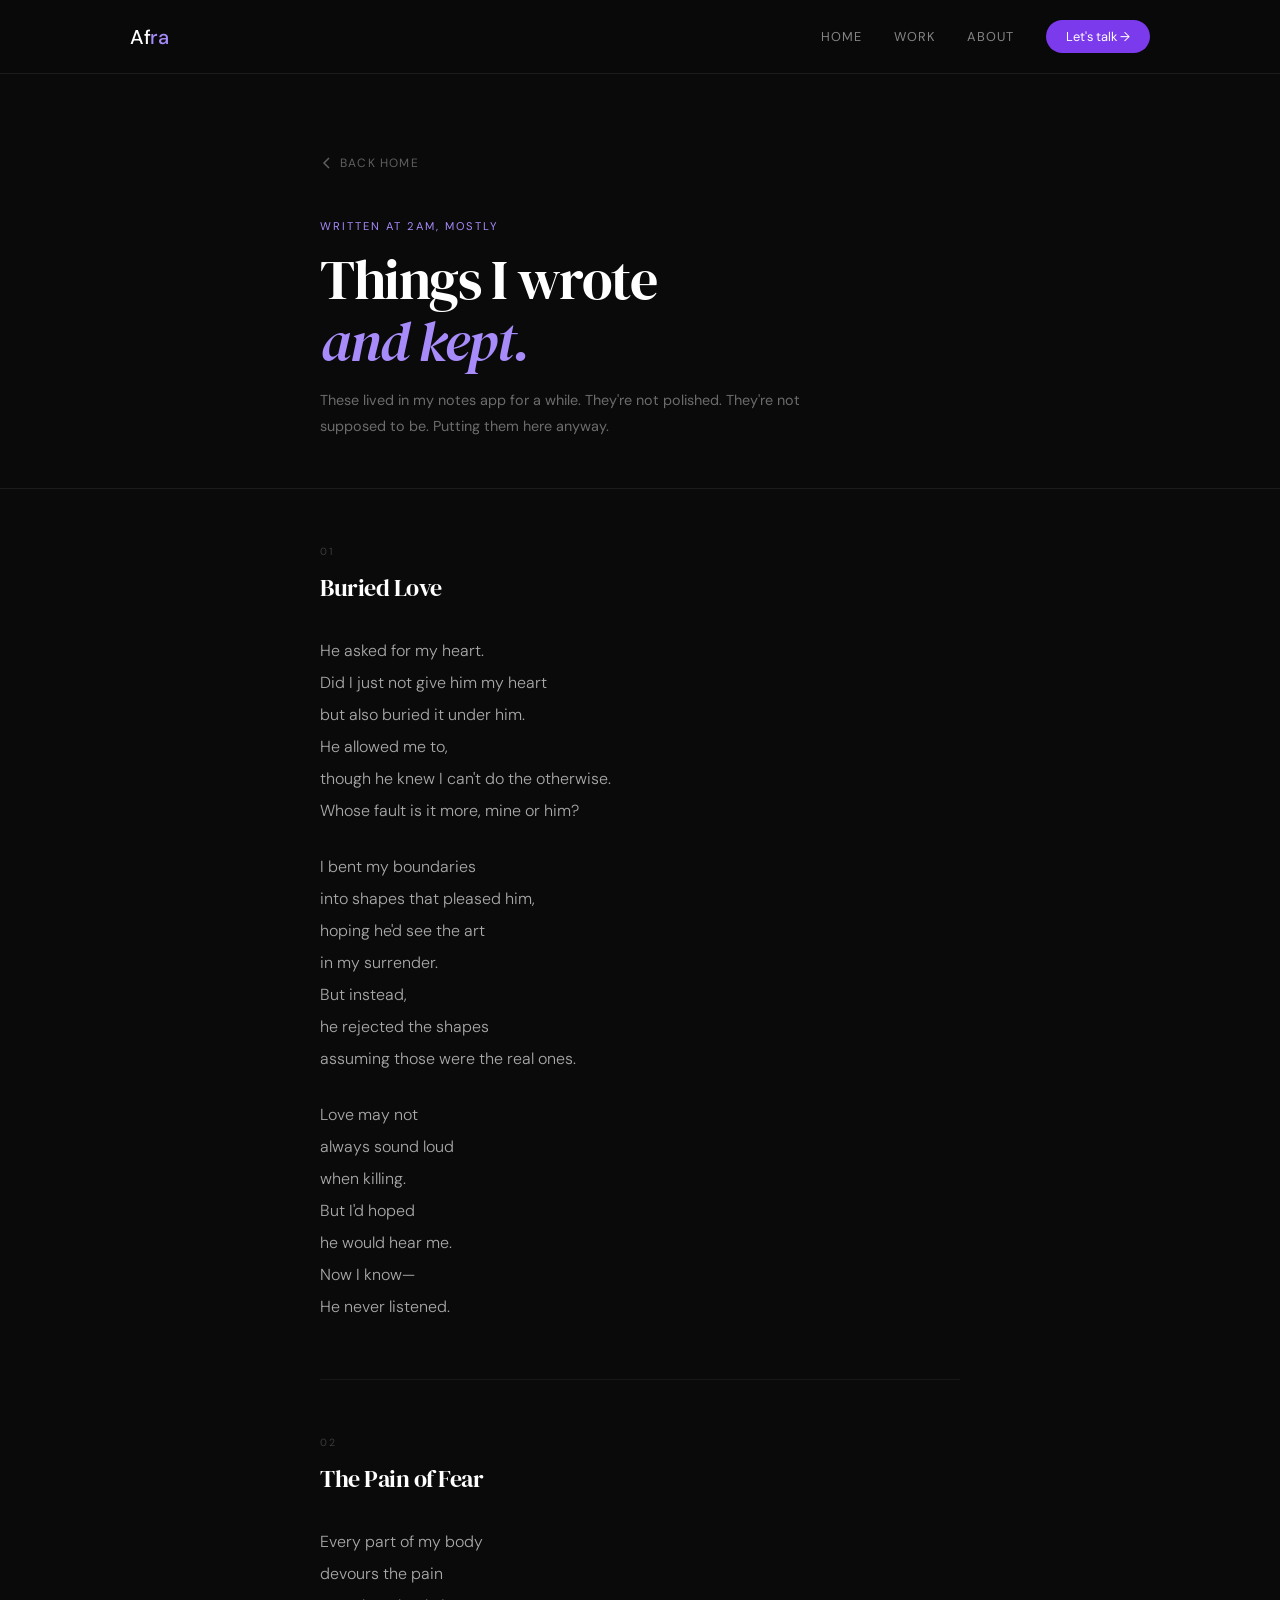
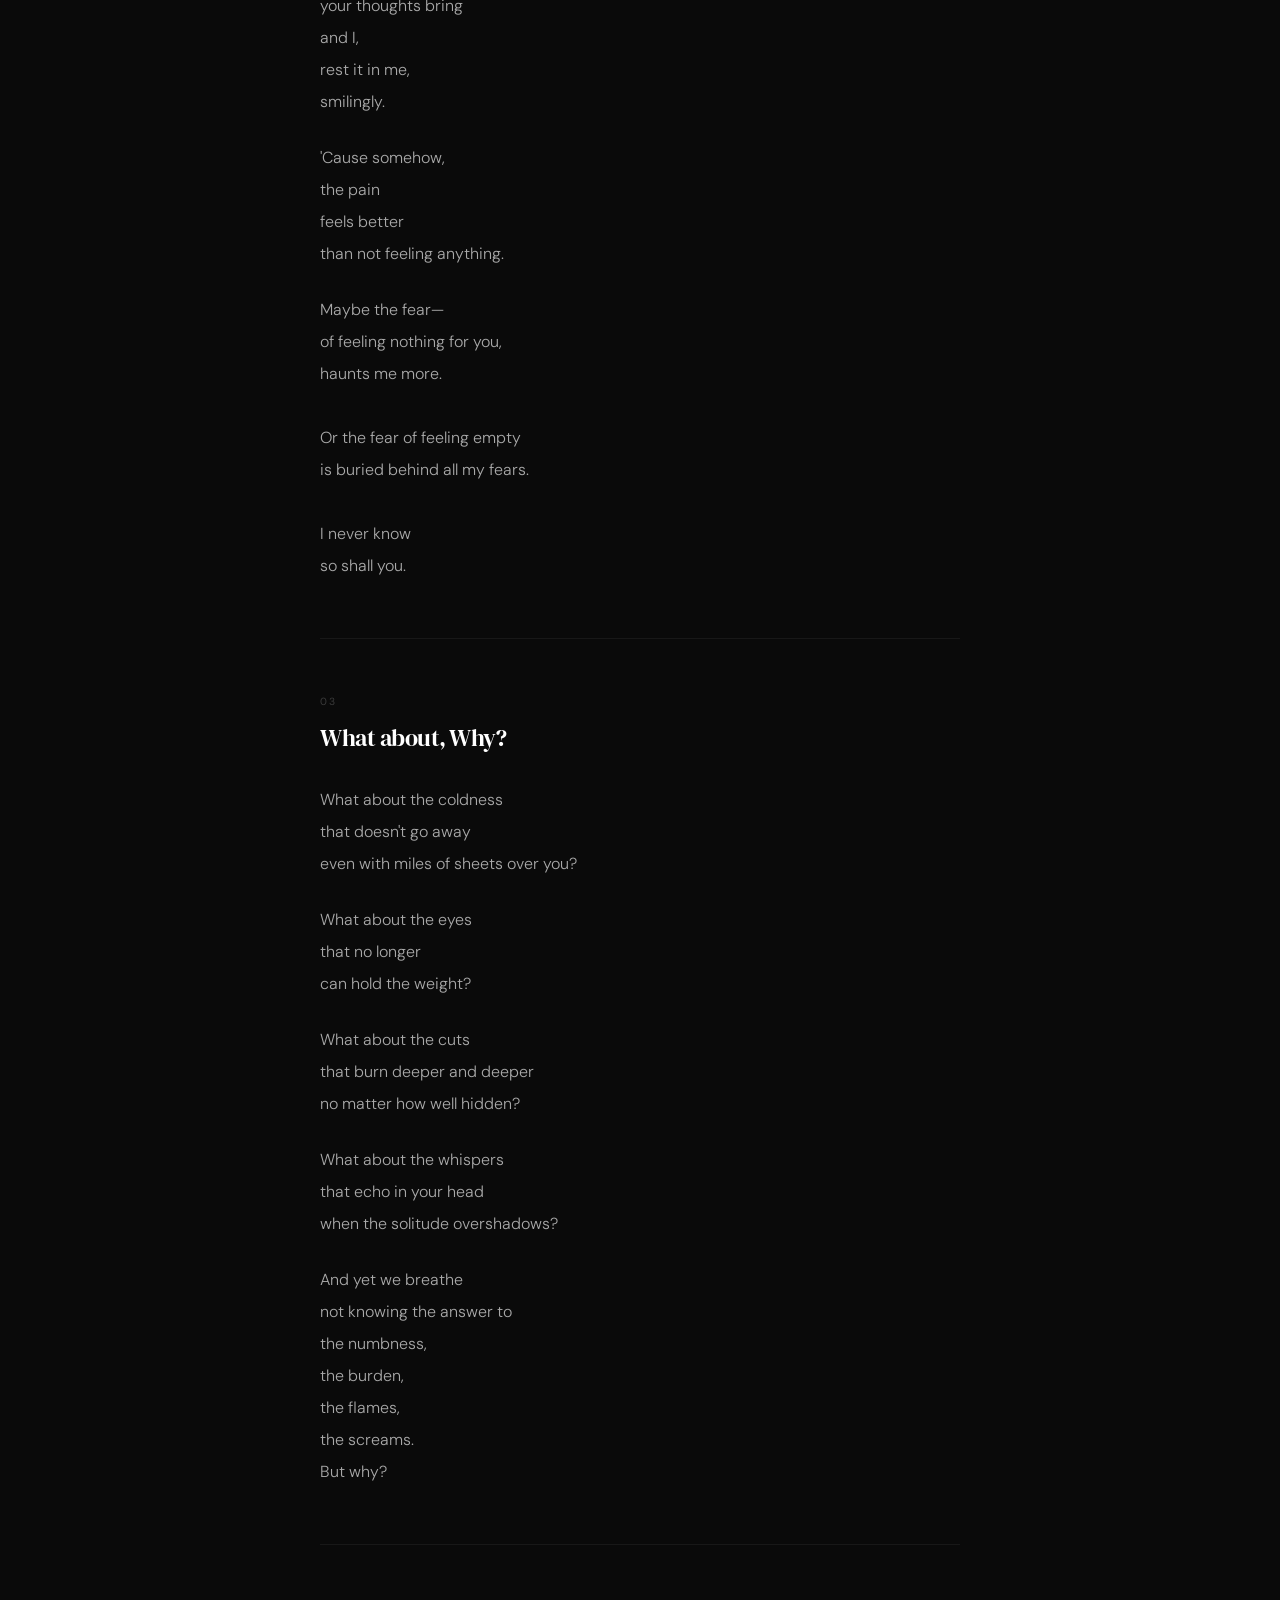
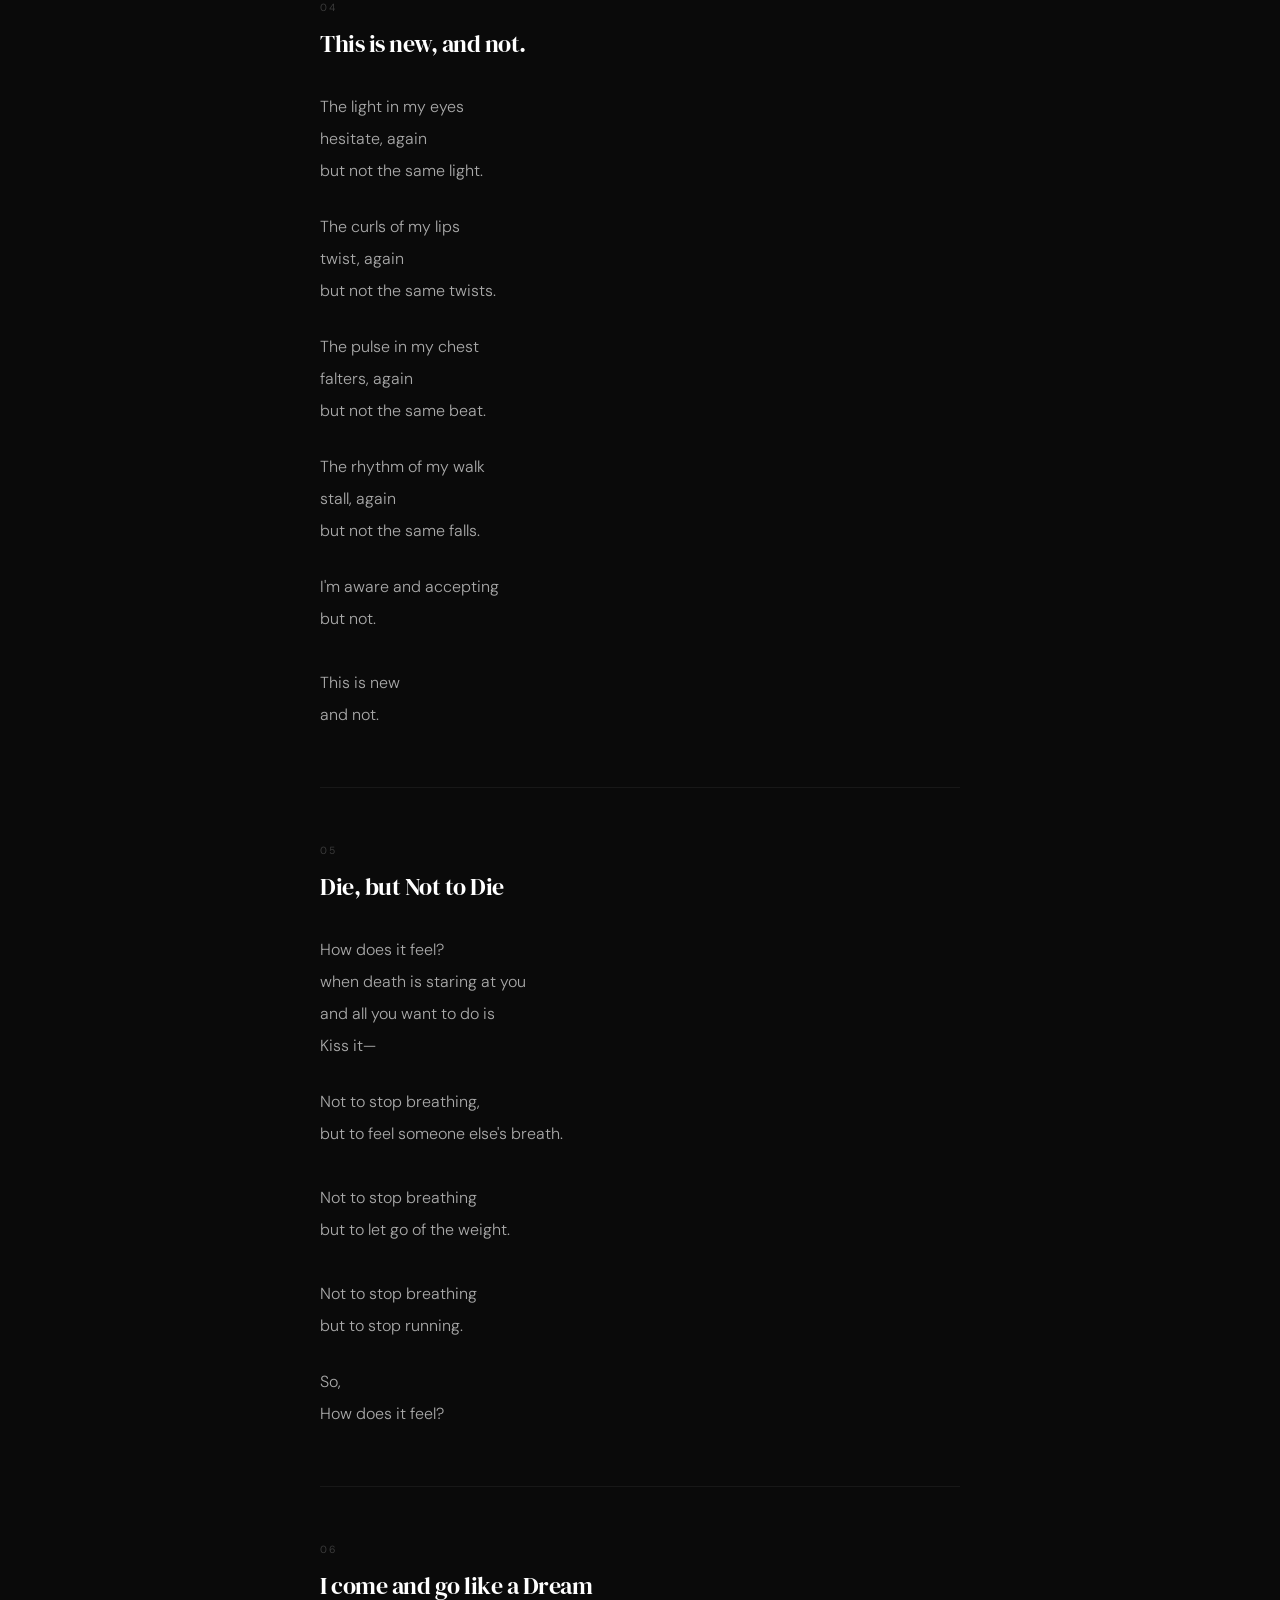
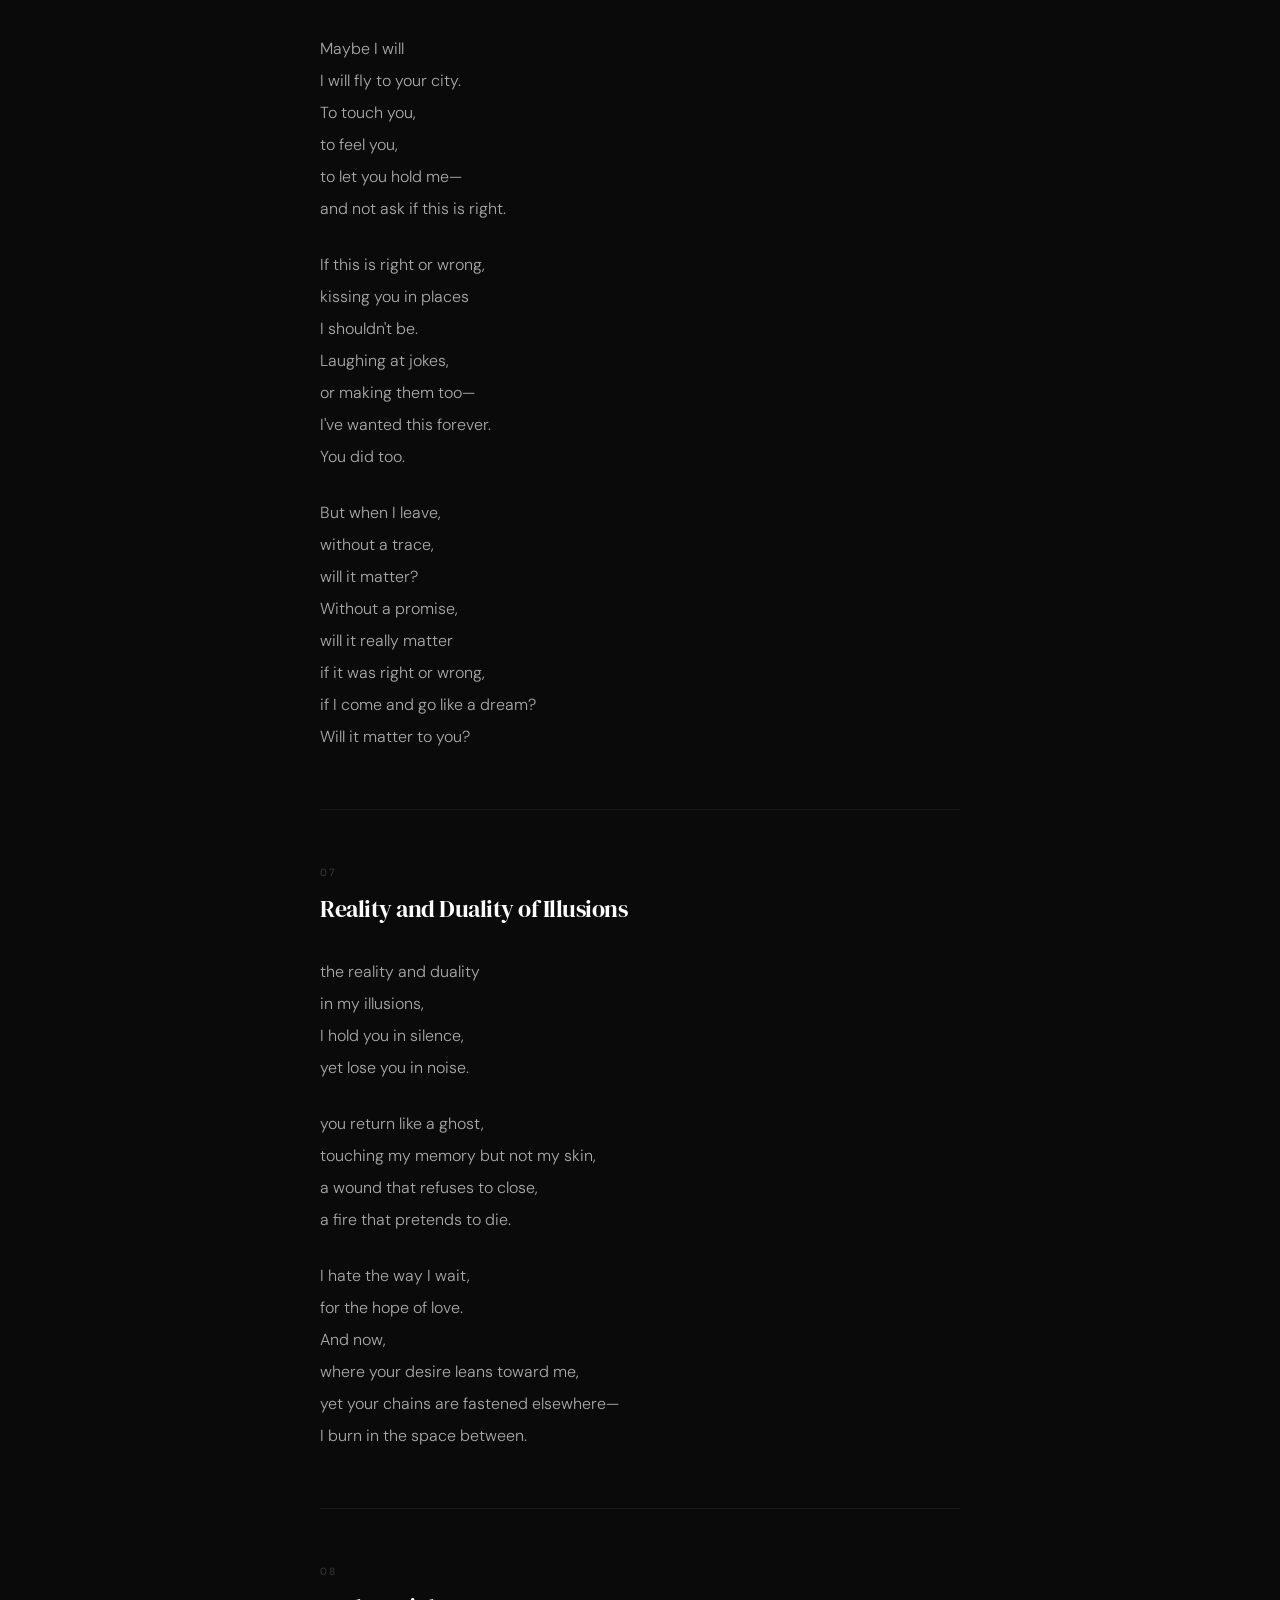
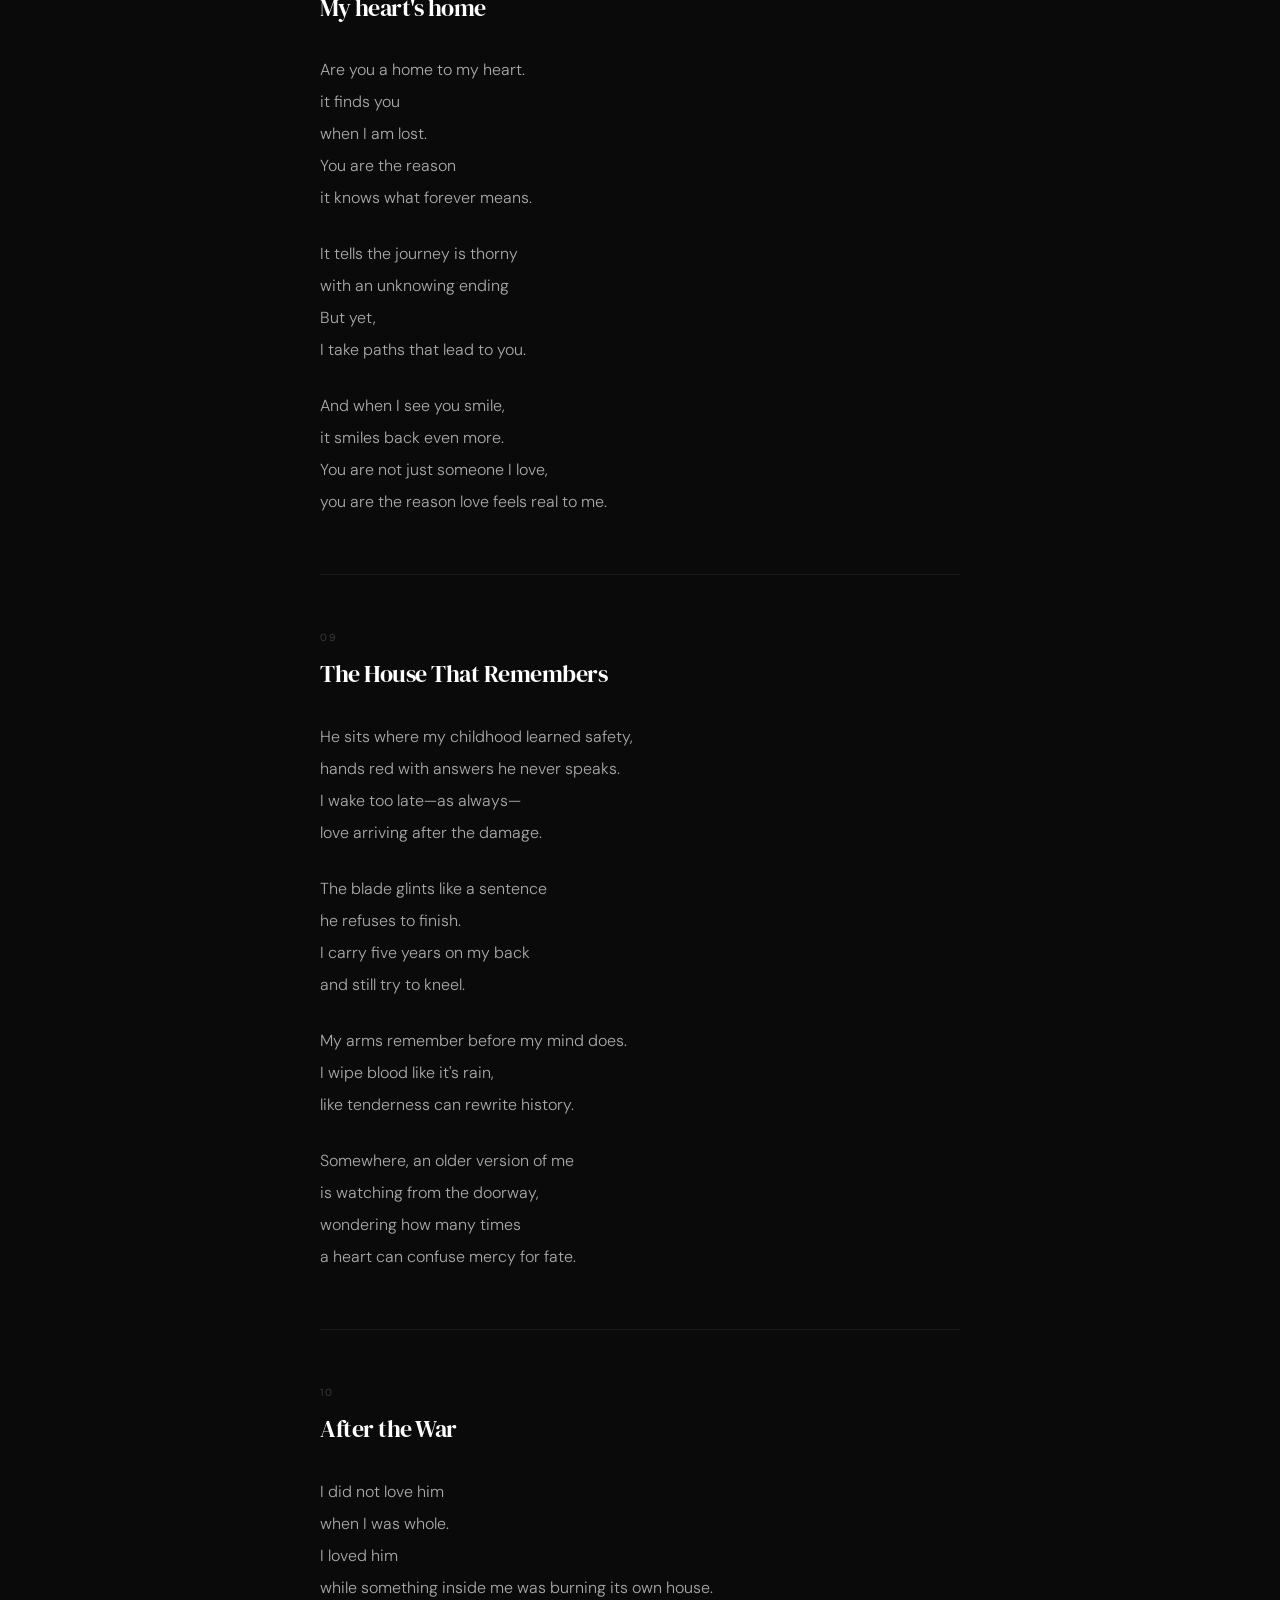
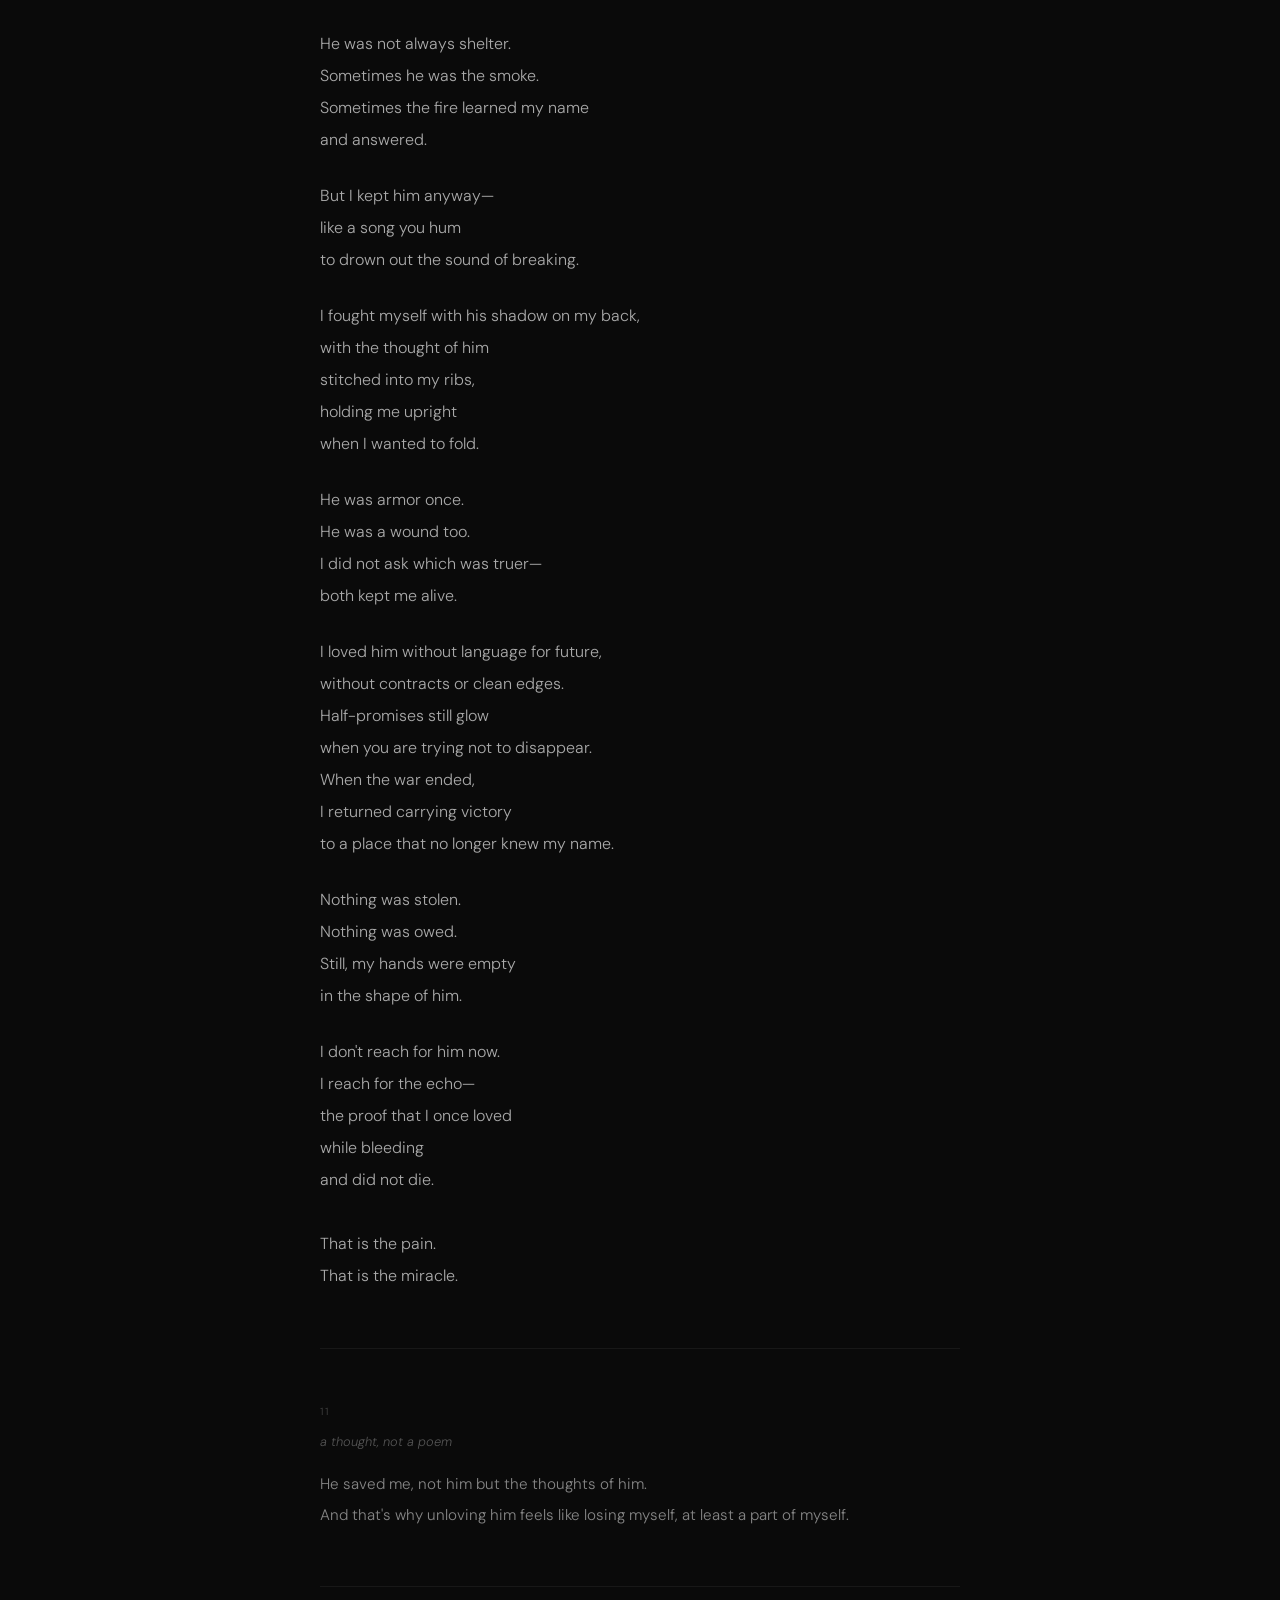
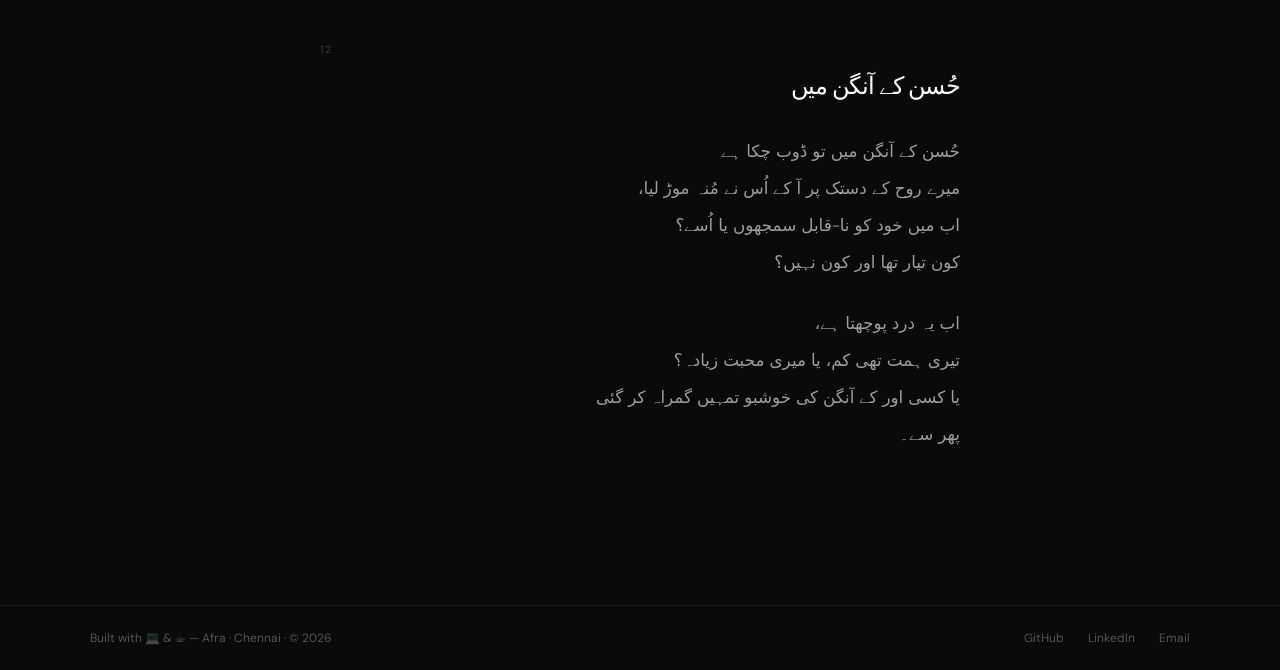
<file: poems.html>
<!doctype html>
<html lang="en">
<head>
  <meta charset="utf-8" />
  <meta name="viewport" content="width=device-width,initial-scale=1" />
  <title>Poems — Afra Juwairiya</title>
  <link href="https://fonts.googleapis.com/css2?family=DM+Serif+Display:ital@0;1&family=DM+Sans:wght@300;400;500&display=swap" rel="stylesheet">
  <link rel="stylesheet" href="style.css">
  <style>
    .poems-hero {
      max-width: 720px;
      margin: 0 auto;
      padding: 5rem 2.5rem 3rem;
    }
    .back-link {
      display: inline-flex;
      align-items: center;
      gap: 6px;
      font-size: 0.75rem;
      text-transform: uppercase;
      letter-spacing: 0.1em;
      color: rgba(255,255,255,0.35);
      text-decoration: none;
      margin-bottom: 3rem;
      transition: color 0.2s;
    }
    .back-link:hover { color: var(--accent-light); }
    .back-link svg { width: 14px; height: 14px; }

    .poems-eyebrow {
      font-size: 0.7rem;
      text-transform: uppercase;
      letter-spacing: 0.18em;
      color: var(--accent-light);
      margin-bottom: 1rem;
    }
    .poems-heading {
      font-family: 'DM Serif Display', serif;
      font-size: clamp(2.5rem, 5vw, 3.5rem);
      font-weight: 400;
      color: var(--white);
      letter-spacing: -1.5px;
      line-height: 1.1;
      margin-bottom: 1rem;
    }
    .poems-heading em { font-style: italic; color: var(--accent-light); }
    .poems-intro {
      font-size: 0.9rem;
      color: rgba(255,255,255,0.4);
      line-height: 1.8;
      max-width: 480px;
    }

    .page-divider {
      border: none;
      border-top: 0.5px solid rgba(255,255,255,0.08);
      margin: 0;
    }

    /* ---- POEM LIST ---- */
    .poems-list {
      max-width: 720px;
      margin: 0 auto;
      padding: 0 2.5rem 6rem;
    }

    .poem {
      padding: 3.5rem 0;
      border-bottom: 0.5px solid rgba(255,255,255,0.06);
      opacity: 0;
      transform: translateY(16px);
      transition: opacity 0.7s ease, transform 0.7s ease;
    }
    .poem.visible { opacity: 1; transform: none; }
    .poem:last-child { border-bottom: none; }

    .poem-number {
      font-size: 0.65rem;
      text-transform: uppercase;
      letter-spacing: 0.2em;
      color: rgba(255,255,255,0.2);
      margin-bottom: 1rem;
    }

    .poem-title {
      font-family: 'DM Serif Display', serif;
      font-size: 1.5rem;
      font-weight: 400;
      color: var(--white);
      letter-spacing: -0.5px;
      margin-bottom: 2rem;
      line-height: 1.2;
    }

    .poem-body {
      font-size: 1rem;
      color: rgba(255,255,255,0.65);
      line-height: 2;
      white-space: pre-wrap;
      font-weight: 300;
    }

    /* stanza breaks */
    .poem-body .stanza {
      display: block;
      margin-bottom: 1.5rem;
    }
    .poem-body .stanza:last-child { margin-bottom: 0; }

    /* lines that should feel quieter */
    .poem-body em {
      color: rgba(255,255,255,0.35);
      font-style: normal;
    }

    /* Urdu poem */
    .poem--urdu .poem-body {
      direction: rtl;
      font-size: 1.05rem;
      line-height: 2.2;
      color: rgba(255,255,255,0.6);
    }
    .poem--urdu .poem-title {
      direction: rtl;
    }

    /* the note poem */
    .poem--note .poem-title {
      font-family: 'DM Sans', sans-serif;
      font-size: 0.8rem;
      color: rgba(255,255,255,0.3);
      font-style: italic;
      font-weight: 300;
      letter-spacing: 0;
      margin-bottom: 1.25rem;
    }
    .poem--note .poem-body {
      font-size: 0.95rem;
      color: rgba(255,255,255,0.5);
    }

    /* the birthday one */
    .poem--personal .poem-title {
      color: var(--accent-light);
    }

    @media (max-width: 640px) {
      .poems-hero { padding: 3rem 1.5rem 2rem; }
      .poems-list { padding: 0 1.5rem 4rem; }
      .poem { padding: 2.5rem 0; }
    }
  </style>
</head>
<body>

  <header class="site-header">
    <div class="nav-inner">
      <div class="nav-logo">Af<span>ra</span></div>
      <nav class="nav-links">
        <a href="index.html">Home</a>
        <a href="index.html#projects">Work</a>
        <a href="about.html">About</a>
        <a href="index.html#contact" class="nav-cta">Let's talk →</a>
      </nav>
    </div>
  </header>

  <div class="poems-hero">
    <a href="index.html" class="back-link">
      <svg viewBox="0 0 14 14" fill="none" stroke="currentColor" stroke-width="1.5"><path d="M9 2L4 7l5 5"/></svg>
      Back home
    </a>
    <div class="poems-eyebrow">Written at 2am, mostly</div>
    <h1 class="poems-heading">Things I wrote<br><em>and kept.</em></h1>
    <p class="poems-intro">These lived in my notes app for a while. They're not polished. They're not supposed to be. Putting them here anyway.</p>
  </div>

  <hr class="page-divider">

  <div class="poems-list">

    <!-- 1 -->
    <div class="poem">
      <div class="poem-number">01</div>
      <div class="poem-title">Buried Love</div>
      <div class="poem-body"><span class="stanza">He asked for my heart.
Did I just not give him my heart
but also buried it under him.
He allowed me to,
though he knew I can't do the otherwise.
Whose fault is it more, mine or him?</span><span class="stanza">I bent my boundaries
into shapes that pleased him,
hoping he'd see the art
in my surrender.
But instead,
he rejected the shapes
assuming those were the real ones.</span><span class="stanza">Love may not
always sound loud
when killing.
But I'd hoped
he would hear me.
Now I know—
He never listened.</span></div>
    </div>

    <!-- 2 -->
    <div class="poem">
      <div class="poem-number">02</div>
      <div class="poem-title">The Pain of Fear</div>
      <div class="poem-body"><span class="stanza">Every part of my body
devours the pain
your thoughts bring
and I,
rest it in me,
smilingly.</span><span class="stanza">'Cause somehow,
the pain
feels better
than not feeling anything.</span><span class="stanza">Maybe the fear—
of feeling nothing for you,
haunts me more.

Or the fear of feeling empty
is buried behind all my fears.

I never know
so shall you.</span></div>
    </div>

    <!-- 3 -->
    <div class="poem">
      <div class="poem-number">03</div>
      <div class="poem-title">What about, Why?</div>
      <div class="poem-body"><span class="stanza">What about the coldness
that doesn't go away
even with miles of sheets over you?</span><span class="stanza">What about the eyes
that no longer
can hold the weight?</span><span class="stanza">What about the cuts
that burn deeper and deeper
no matter how well hidden?</span><span class="stanza">What about the whispers
that echo in your head
when the solitude overshadows?</span><span class="stanza">And yet we breathe
not knowing the answer to
the numbness,
the burden,
the flames,
the screams.
But why?</span></div>
    </div>

    <!-- 4 -->
    <div class="poem">
      <div class="poem-number">04</div>
      <div class="poem-title">This is new, and not.</div>
      <div class="poem-body"><span class="stanza">The light in my eyes
hesitate, again
but not the same light.</span><span class="stanza">The curls of my lips
twist, again
but not the same twists.</span><span class="stanza">The pulse in my chest
falters, again
but not the same beat.</span><span class="stanza">The rhythm of my walk
stall, again
but not the same falls.</span><span class="stanza">I'm aware and accepting
but not.

This is new
and not.</span></div>
    </div>

    <!-- 5 -->
    <div class="poem">
      <div class="poem-number">05</div>
      <div class="poem-title">Die, but Not to Die</div>
      <div class="poem-body"><span class="stanza">How does it feel?
when death is staring at you
and all you want to do is
Kiss it—</span><span class="stanza">Not to stop breathing,
but to feel someone else's breath.

Not to stop breathing
but to let go of the weight.

Not to stop breathing
but to stop running.</span><span class="stanza">So,
How does it feel?</span></div>
    </div>

    <!-- 6 -->
    <div class="poem">
      <div class="poem-number">06</div>
      <div class="poem-title">I come and go like a Dream</div>
      <div class="poem-body"><span class="stanza">Maybe I will
I will fly to your city.
To touch you,
to feel you,
to let you hold me—
and not ask if this is right.</span><span class="stanza">If this is right or wrong,
kissing you in places
I shouldn't be.
Laughing at jokes,
or making them too—
I've wanted this forever.
You did too.</span><span class="stanza">But when I leave,
without a trace,
will it matter?
Without a promise,
will it really matter
if it was right or wrong,
if I come and go like a dream?
Will it matter to you?</span></div>
    </div>

    <!-- 7 -->
    <div class="poem">
      <div class="poem-number">07</div>
      <div class="poem-title">Reality and Duality of Illusions</div>
      <div class="poem-body"><span class="stanza">the reality and duality
in my illusions,
I hold you in silence,
yet lose you in noise.</span><span class="stanza">you return like a ghost,
touching my memory but not my skin,
a wound that refuses to close,
a fire that pretends to die.</span><span class="stanza">I hate the way I wait,
for the hope of love.
And now,
where your desire leans toward me,
yet your chains are fastened elsewhere—
I burn in the space between.</span></div>
    </div>

    <!-- 8 -->
    <div class="poem">
      <div class="poem-number">08</div>
      <div class="poem-title">My heart's home</div>
      <div class="poem-body"><span class="stanza">Are you a home to my heart.
it finds you
when I am lost.
You are the reason
it knows what forever means.</span><span class="stanza">It tells the journey is thorny
with an unknowing ending
But yet,
I take paths that lead to you.</span><span class="stanza">And when I see you smile,
it smiles back even more.
You are not just someone I love,
you are the reason love feels real to me.</span></div>
    </div>



    <!-- 10 -->
    <div class="poem">
      <div class="poem-number">09</div>
      <div class="poem-title">The House That Remembers</div>
      <div class="poem-body"><span class="stanza">He sits where my childhood learned safety,
hands red with answers he never speaks.
I wake too late—as always—
love arriving after the damage.</span><span class="stanza">The blade glints like a sentence
he refuses to finish.
I carry five years on my back
and still try to kneel.</span><span class="stanza">My arms remember before my mind does.
I wipe blood like it's rain,
like tenderness can rewrite history.</span><span class="stanza">Somewhere, an older version of me
is watching from the doorway,
wondering how many times
a heart can confuse mercy for fate.</span></div>
    </div>

    <!-- 11 -->
    <div class="poem">
      <div class="poem-number">10</div>
      <div class="poem-title">After the War</div>
      <div class="poem-body"><span class="stanza">I did not love him
when I was whole.
I loved him
while something inside me was burning its own house.</span><span class="stanza">He was not always shelter.
Sometimes he was the smoke.
Sometimes the fire learned my name
and answered.</span><span class="stanza">But I kept him anyway—
like a song you hum
to drown out the sound of breaking.</span><span class="stanza">I fought myself with his shadow on my back,
with the thought of him
stitched into my ribs,
holding me upright
when I wanted to fold.</span><span class="stanza">He was armor once.
He was a wound too.
I did not ask which was truer—
both kept me alive.</span><span class="stanza">I loved him without language for future,
without contracts or clean edges.
Half-promises still glow
when you are trying not to disappear.
When the war ended,
I returned carrying victory
to a place that no longer knew my name.</span><span class="stanza">Nothing was stolen.
Nothing was owed.
Still, my hands were empty
in the shape of him.</span><span class="stanza">I don't reach for him now.
I reach for the echo—
the proof that I once loved
while bleeding
and did not die.

That is the pain.
That is the miracle.</span></div>
    </div>

    <!-- 12 — note -->
    <div class="poem poem--note">
      <div class="poem-number">11</div>
      <div class="poem-title">a thought, not a poem</div>
      <div class="poem-body">He saved me, not him but the thoughts of him.
And that's why unloving him feels like losing myself, at least a part of myself.</div>
    </div>

    <!-- 13 — Urdu -->
    <div class="poem poem--urdu">
      <div class="poem-number">12</div>
      <div class="poem-title">حُسن کے آنگن میں</div>
      <div class="poem-body"><span class="stanza">حُسن کے آنگن میں تو ڈوب چکا ہے
میرے روح کے دستک پر آ کے اُس نے مُنہ موڑ لیا،
اب میں خود کو نا-قابل سمجھوں یا اُسے؟
کون تیار تھا اور کون نہیں؟</span><span class="stanza">اب یہ درد پوچھتا ہے،
تیری ہمت تھی کم، یا میری محبت زیادہ؟
یا کسی اور کے آنگن کی خوشبو تمہیں گمراہ کر گئی
پھر سے۔</span></div>
    </div>

  </div>

  <footer class="site-footer">
    <div class="footer-inner">
      <span class="footer-left">Built with 💻 &amp; ☕ — Afra · Chennai · © <span id="year"></span></span>
      <div class="footer-links">
        <a href="https://github.com/afraj-1" target="_blank" rel="noopener">GitHub</a>
        <a href="https://www.linkedin.com/in/afra-juwairiya-403a3a2a0/" target="_blank" rel="noopener">LinkedIn</a>
        <a href="mailto:afrajuwairiya@gmail.com">Email</a>
      </div>
    </div>
  </footer>

  <script>
    document.getElementById('year').textContent = new Date().getFullYear();
    const observer = new IntersectionObserver((entries) => {
      entries.forEach(el => { if (el.isIntersecting) el.target.classList.add('visible'); });
    }, { threshold: 0.08 });
    document.querySelectorAll('.poem').forEach(el => observer.observe(el));
  </script>

</body>
</html>
</file>
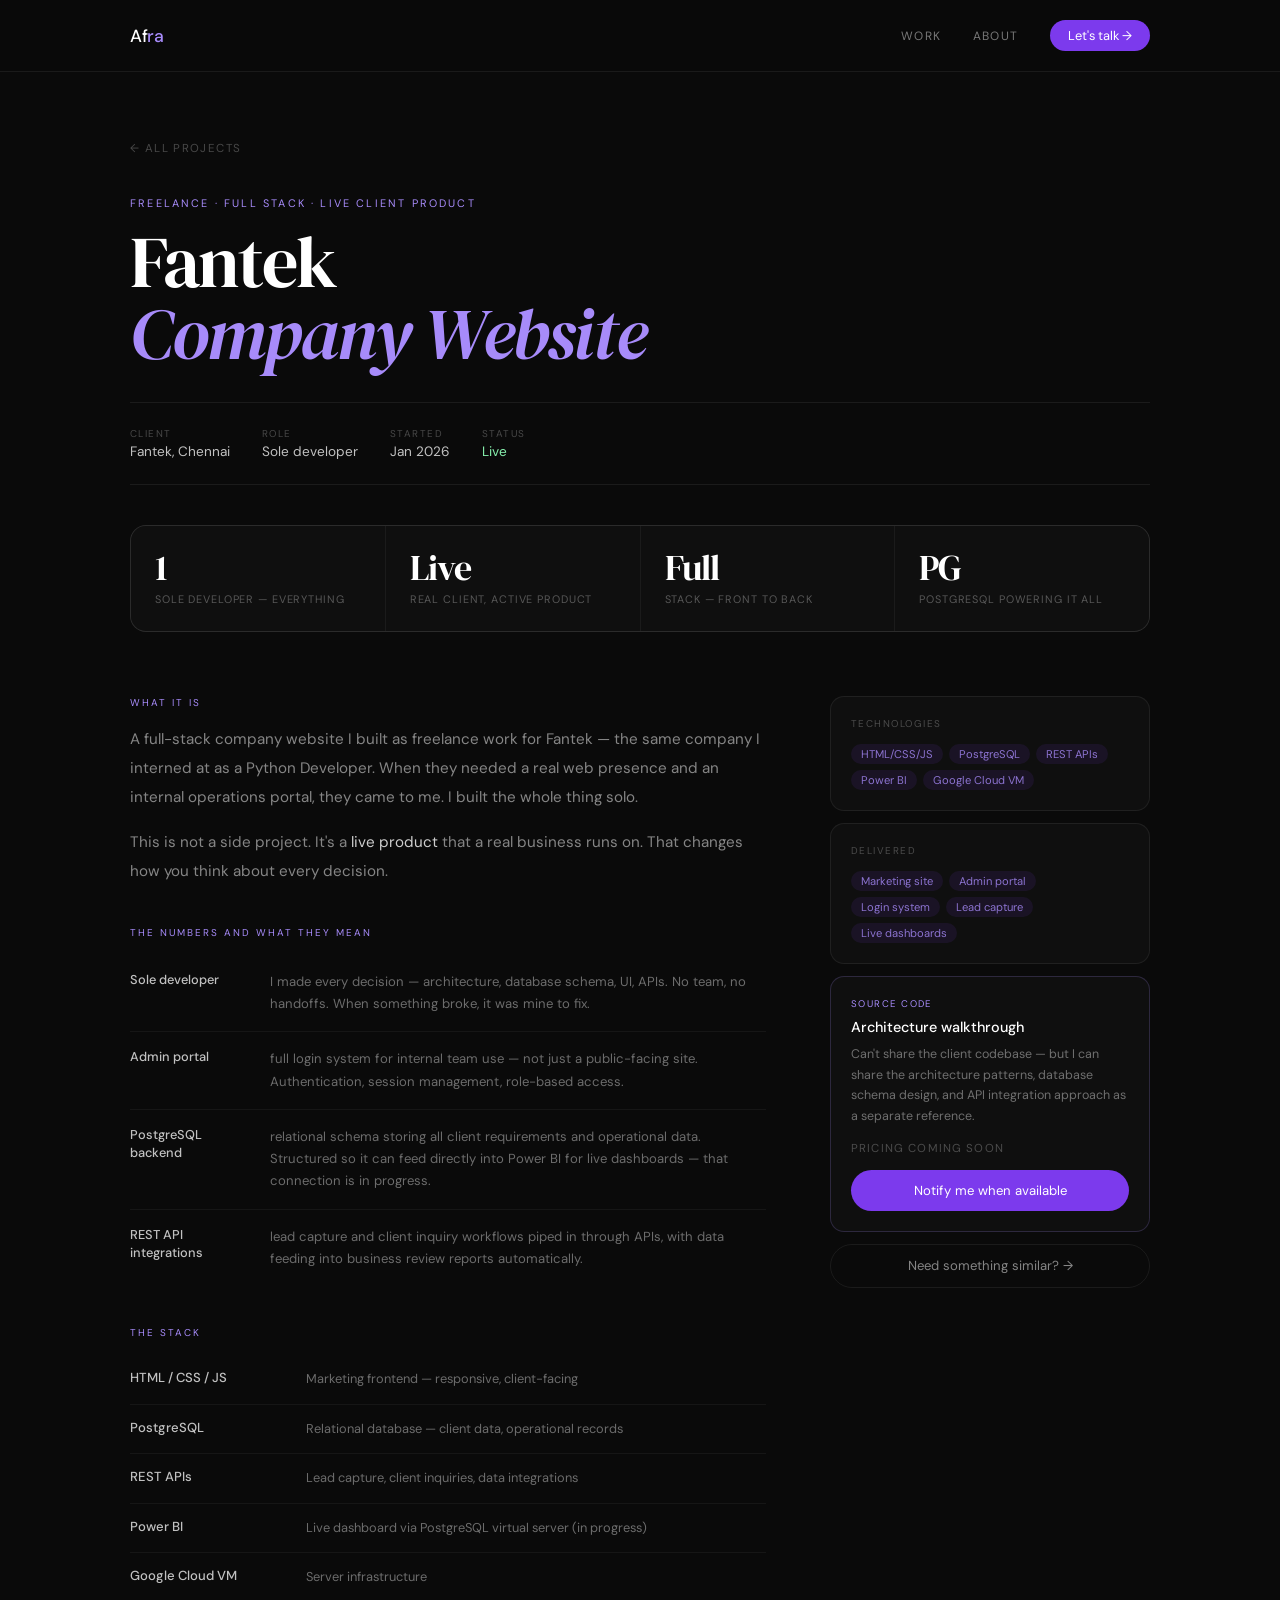
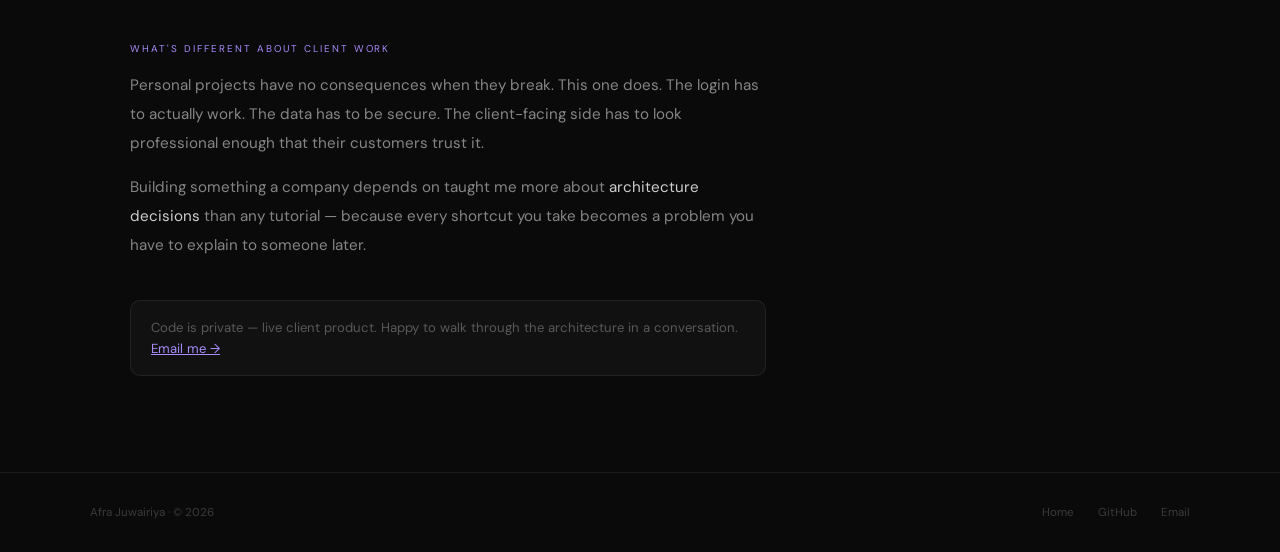
<file: projectfantek.html>
<!doctype html>
<html lang="en">
<head>
  <meta charset="utf-8" />
  <meta name="viewport" content="width=device-width,initial-scale=1" />
  <title>Fantek Website — Afra Juwairiya</title>
  <link href="https://fonts.googleapis.com/css2?family=DM+Serif+Display:ital@0;1&family=DM+Sans:wght@300;400;500&display=swap" rel="stylesheet">
  <link rel="stylesheet" href="style.css">
  <link rel="stylesheet" href="project.css">
</head>
<body>

  <header class="site-header">
    <div class="nav-inner">
      <a class="nav-logo" href="index.html">Af<span>ra</span></a>
      <nav class="nav-links">
        <a href="index.html#work">Work</a>
        <a href="about.html">About</a>
        <a href="index.html#contact" class="nav-cta">Let's talk →</a>
      </nav>
    </div>
  </header>

  <div class="project-page">

    <a href="index.html#work" class="back-link">← All projects</a>

    <div class="project-eyebrow">Freelance · Full Stack · Live client product</div>
    <h1 class="project-title">Fantek<br><em>Company Website</em></h1>

    <div class="project-meta">
      <div class="meta-item"><span class="meta-k">Client</span><span class="meta-v">Fantek, Chennai</span></div>
      <div class="meta-item"><span class="meta-k">Role</span><span class="meta-v">Sole developer</span></div>
      <div class="meta-item"><span class="meta-k">Started</span><span class="meta-v">Jan 2026</span></div>
      <div class="meta-item"><span class="meta-k">Status</span><span class="meta-v" style="color:#86efac;">Live</span></div>
    </div>

    <div class="numbers-grid">
      <div class="number-card"><div class="number-big">1</div><div class="number-label">Sole developer — everything</div></div>
      <div class="number-card"><div class="number-big">Live</div><div class="number-label">Real client, active product</div></div>
      <div class="number-card"><div class="number-big">Full</div><div class="number-label">Stack — front to back</div></div>
      <div class="number-card"><div class="number-big">PG</div><div class="number-label">PostgreSQL powering it all</div></div>
    </div>

    <div class="project-body">
      <div class="content-col">

        <div class="block">
          <div class="block-label">What it is</div>
          <p>A full-stack company website I built as freelance work for Fantek — the same company I interned at as a Python Developer. When they needed a real web presence and an internal operations portal, they came to me. I built the whole thing solo.</p>
          <p>This is not a side project. It's a <strong>live product</strong> that a real business runs on. That changes how you think about every decision.</p>
        </div>

        <div class="block">
          <div class="block-label">The numbers and what they mean</div>
          <div class="stat-explain">
            <div class="stat-row">
              <div class="stat-num-sm">Sole developer</div>
              <div class="stat-desc">I made every decision — architecture, database schema, UI, APIs. No team, no handoffs. When something broke, it was mine to fix.</div>
            </div>
            <div class="stat-row">
              <div class="stat-num-sm">Admin portal</div>
              <div class="stat-desc">full login system for internal team use — not just a public-facing site. Authentication, session management, role-based access.</div>
            </div>
            <div class="stat-row">
              <div class="stat-num-sm">PostgreSQL backend</div>
              <div class="stat-desc">relational schema storing all client requirements and operational data. Structured so it can feed directly into Power BI for live dashboards — that connection is in progress.</div>
            </div>
            <div class="stat-row">
              <div class="stat-num-sm">REST API integrations</div>
              <div class="stat-desc">lead capture and client inquiry workflows piped in through APIs, with data feeding into business review reports automatically.</div>
            </div>
          </div>
        </div>

        <div class="block">
          <div class="block-label">The stack</div>
          <div class="stack-list">
            <div class="stack-item"><span class="stack-name">HTML / CSS / JS</span><span class="stack-role">Marketing frontend — responsive, client-facing</span></div>
            <div class="stack-item"><span class="stack-name">PostgreSQL</span><span class="stack-role">Relational database — client data, operational records</span></div>
            <div class="stack-item"><span class="stack-name">REST APIs</span><span class="stack-role">Lead capture, client inquiries, data integrations</span></div>
            <div class="stack-item"><span class="stack-name">Power BI</span><span class="stack-role">Live dashboard via PostgreSQL virtual server (in progress)</span></div>
            <div class="stack-item"><span class="stack-name">Google Cloud VM</span><span class="stack-role">Server infrastructure</span></div>
          </div>
        </div>

        <div class="block">
          <div class="block-label">What's different about client work</div>
          <p>Personal projects have no consequences when they break. This one does. The login has to actually work. The data has to be secure. The client-facing side has to look professional enough that their customers trust it.</p>
          <p>Building something a company depends on taught me more about <strong>architecture decisions</strong> than any tutorial — because every shortcut you take becomes a problem you have to explain to someone later.</p>
        </div>

        <div class="private-note">
          Code is private — live client product. Happy to walk through the architecture in a conversation. <a href="mailto:afrajuwairiya@gmail.com" style="color:#a78bfa;">Email me →</a>
        </div>

      </div>

      <div class="sidebar">
        <div class="sidebar-card">
          <div class="sidebar-label">Technologies</div>
          <div class="tag-cloud">
            <span>HTML/CSS/JS</span><span>PostgreSQL</span>
            <span>REST APIs</span><span>Power BI</span>
            <span>Google Cloud VM</span>
          </div>
        </div>

        <div class="sidebar-card">
          <div class="sidebar-label">Delivered</div>
          <div class="tag-cloud">
            <span>Marketing site</span><span>Admin portal</span>
            <span>Login system</span><span>Lead capture</span>
            <span>Live dashboards</span>
          </div>
        </div>

        <div class="source-code-card">
          <div class="sc-label">Source code</div>
          <div class="sc-title">Architecture walkthrough</div>
          <div class="sc-body">Can't share the client codebase — but I can share the architecture patterns, database schema design, and API integration approach as a separate reference.</div>
          <div class="sc-price">Pricing coming soon</div>
          <button class="sc-btn" onclick="notifyMe(this)">Notify me when available</button>
          <div class="sc-thanks" style="display:none;">Done! I'll reach out when it's live.</div>
        </div>

        <a href="mailto:afrajuwairiya@gmail.com" class="sidebar-btn sidebar-btn--contact">Need something similar? →</a>
      </div>
    </div>
  </div>

  <footer class="site-footer">
    <div class="footer-inner">
      <span class="footer-left">Afra Juwairiya · © <span class="yr"></span></span>
      <div class="footer-links"><a href="index.html">Home</a><a href="https://github.com/afraj-1" target="_blank" rel="noopener">GitHub</a><a href="mailto:afrajuwairiya@gmail.com">Email</a></div>
    </div>
  </footer>
  <script>
    document.querySelectorAll('.yr').forEach(e => e.textContent = new Date().getFullYear());
    function notifyMe(btn) { btn.style.display='none'; btn.nextElementSibling.style.display='block'; }
  </script>
</body>
</html>
</file>
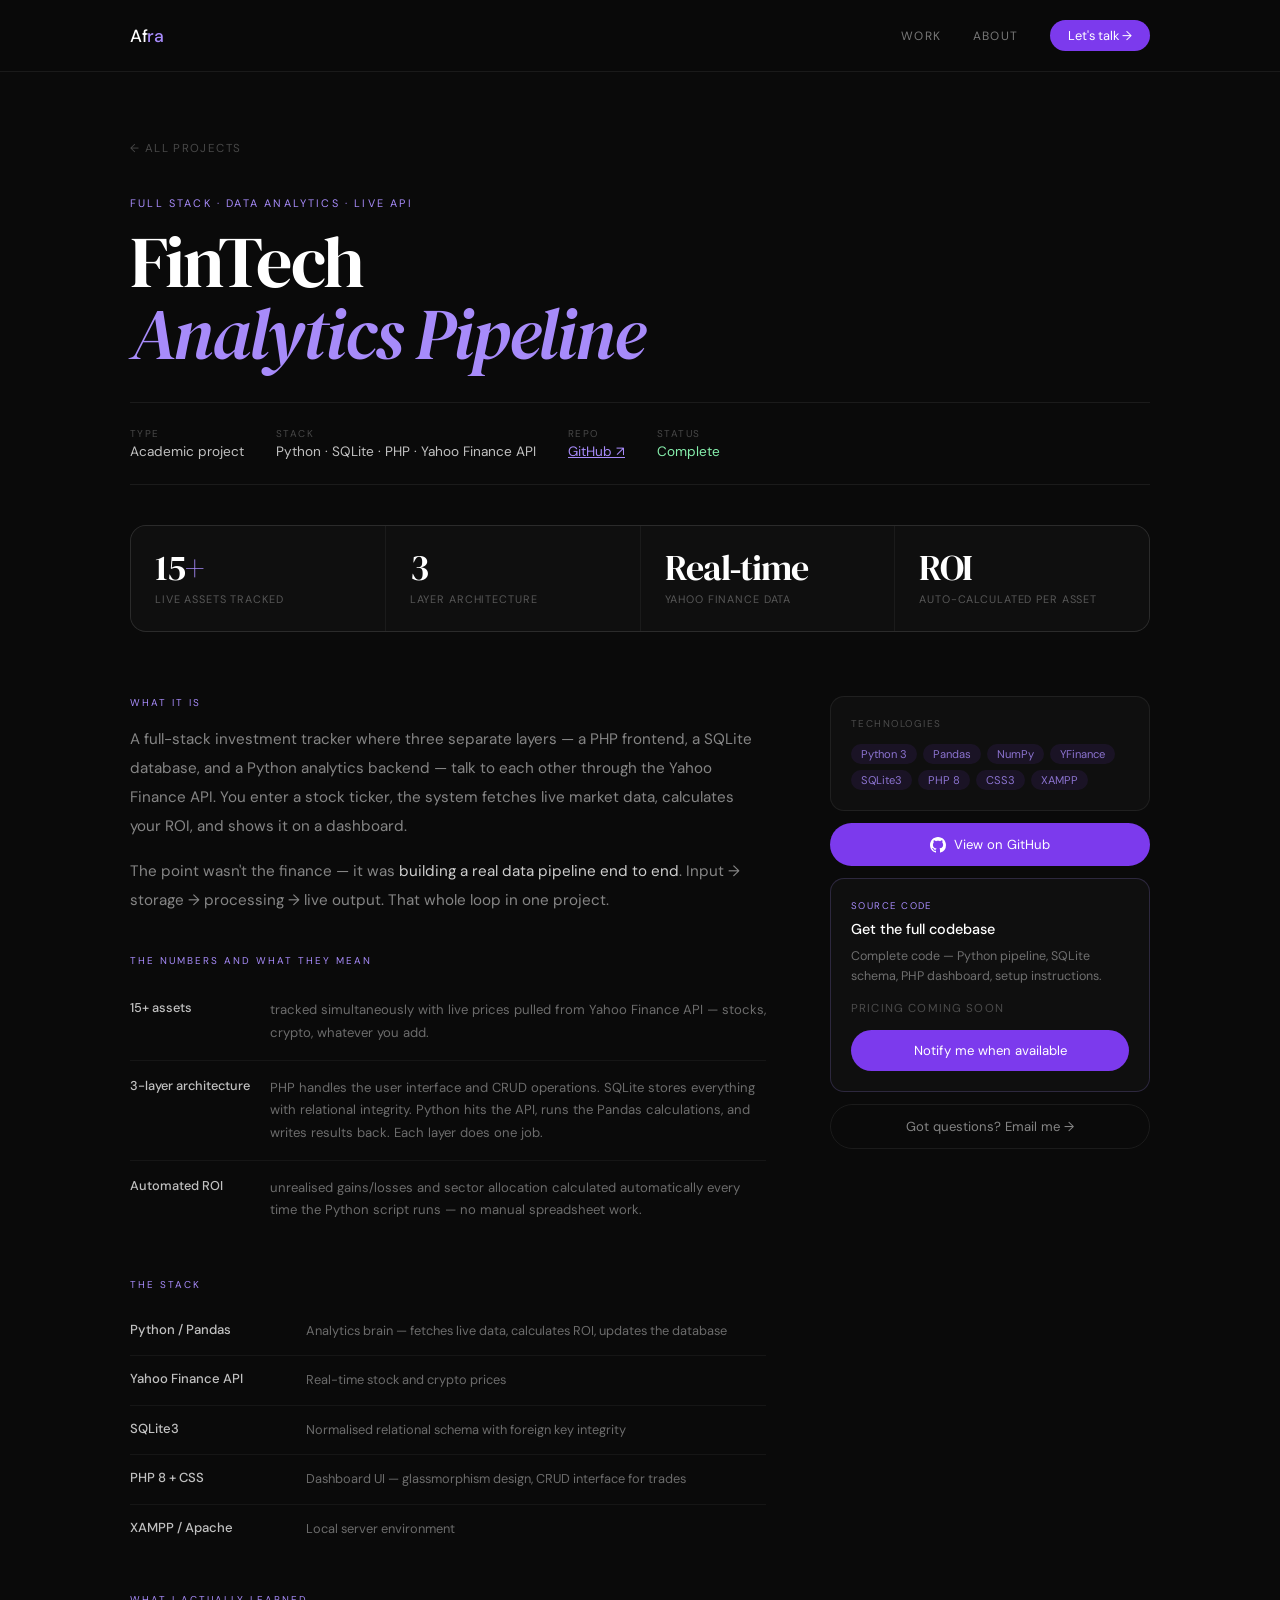
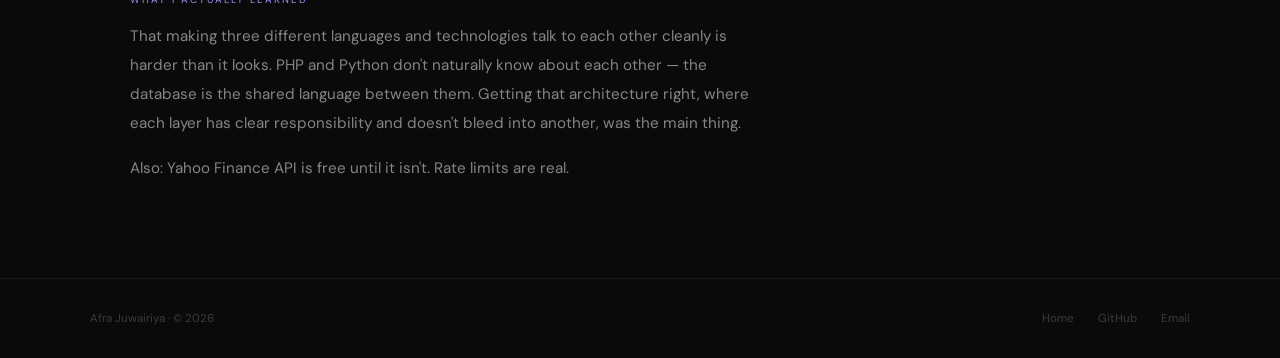
<file: projectfintech.html>
<!doctype html>
<html lang="en">
<head>
  <meta charset="utf-8" />
  <meta name="viewport" content="width=device-width,initial-scale=1" />
  <title>FinTech Analytics Pipeline — Afra Juwairiya</title>
  <link href="https://fonts.googleapis.com/css2?family=DM+Serif+Display:ital@0;1&family=DM+Sans:wght@300;400;500&display=swap" rel="stylesheet">
  <link rel="stylesheet" href="style.css">
  <link rel="stylesheet" href="project.css">
</head>
<body>

  <header class="site-header">
    <div class="nav-inner">
      <a class="nav-logo" href="index.html">Af<span>ra</span></a>
      <nav class="nav-links">
        <a href="index.html#work">Work</a>
        <a href="about.html">About</a>
        <a href="index.html#contact" class="nav-cta">Let's talk →</a>
      </nav>
    </div>
  </header>

  <div class="project-page">

    <a href="index.html#work" class="back-link">← All projects</a>

    <div class="project-eyebrow">Full Stack · Data Analytics · Live API</div>
    <h1 class="project-title">FinTech<br><em>Analytics Pipeline</em></h1>

    <div class="project-meta">
      <div class="meta-item"><span class="meta-k">Type</span><span class="meta-v">Academic project</span></div>
      <div class="meta-item"><span class="meta-k">Stack</span><span class="meta-v">Python · SQLite · PHP · Yahoo Finance API</span></div>
      <div class="meta-item"><span class="meta-k">Repo</span><span class="meta-v"><a href="https://github.com/afraj-1/FinTech_Analytics_Pipeline" target="_blank" rel="noopener" style="color:#a78bfa;">GitHub ↗</a></span></div>
      <div class="meta-item"><span class="meta-k">Status</span><span class="meta-v" style="color:#86efac;">Complete</span></div>
    </div>

    <div class="numbers-grid">
      <div class="number-card"><div class="number-big">15<span>+</span></div><div class="number-label">Live assets tracked</div></div>
      <div class="number-card"><div class="number-big">3</div><div class="number-label">Layer architecture</div></div>
      <div class="number-card"><div class="number-big">Real‑time</div><div class="number-label">Yahoo Finance data</div></div>
      <div class="number-card"><div class="number-big">ROI</div><div class="number-label">Auto-calculated per asset</div></div>
    </div>

    <div class="project-body">
      <div class="content-col">

        <div class="block">
          <div class="block-label">What it is</div>
          <p>A full-stack investment tracker where three separate layers — a PHP frontend, a SQLite database, and a Python analytics backend — talk to each other through the Yahoo Finance API. You enter a stock ticker, the system fetches live market data, calculates your ROI, and shows it on a dashboard.</p>
          <p>The point wasn't the finance — it was <strong>building a real data pipeline end to end</strong>. Input → storage → processing → live output. That whole loop in one project.</p>
        </div>

        <div class="block">
          <div class="block-label">The numbers and what they mean</div>
          <div class="stat-explain">
            <div class="stat-row">
              <div class="stat-num-sm">15+ assets</div>
              <div class="stat-desc">tracked simultaneously with live prices pulled from Yahoo Finance API — stocks, crypto, whatever you add.</div>
            </div>
            <div class="stat-row">
              <div class="stat-num-sm">3-layer architecture</div>
              <div class="stat-desc">PHP handles the user interface and CRUD operations. SQLite stores everything with relational integrity. Python hits the API, runs the Pandas calculations, and writes results back. Each layer does one job.</div>
            </div>
            <div class="stat-row">
              <div class="stat-num-sm">Automated ROI</div>
              <div class="stat-desc">unrealised gains/losses and sector allocation calculated automatically every time the Python script runs — no manual spreadsheet work.</div>
            </div>
          </div>
        </div>

        <div class="block">
          <div class="block-label">The stack</div>
          <div class="stack-list">
            <div class="stack-item"><span class="stack-name">Python / Pandas</span><span class="stack-role">Analytics brain — fetches live data, calculates ROI, updates the database</span></div>
            <div class="stack-item"><span class="stack-name">Yahoo Finance API</span><span class="stack-role">Real-time stock and crypto prices</span></div>
            <div class="stack-item"><span class="stack-name">SQLite3</span><span class="stack-role">Normalised relational schema with foreign key integrity</span></div>
            <div class="stack-item"><span class="stack-name">PHP 8 + CSS</span><span class="stack-role">Dashboard UI — glassmorphism design, CRUD interface for trades</span></div>
            <div class="stack-item"><span class="stack-name">XAMPP / Apache</span><span class="stack-role">Local server environment</span></div>
          </div>
        </div>

        <div class="block">
          <div class="block-label">What I actually learned</div>
          <p>That making three different languages and technologies talk to each other cleanly is harder than it looks. PHP and Python don't naturally know about each other — the database is the shared language between them. Getting that architecture right, where each layer has clear responsibility and doesn't bleed into another, was the main thing.</p>
          <p>Also: Yahoo Finance API is free until it isn't. Rate limits are real.</p>
        </div>

      </div>

      <div class="sidebar">
        <div class="sidebar-card">
          <div class="sidebar-label">Technologies</div>
          <div class="tag-cloud">
            <span>Python 3</span><span>Pandas</span><span>NumPy</span>
            <span>YFinance</span><span>SQLite3</span><span>PHP 8</span>
            <span>CSS3</span><span>XAMPP</span>
          </div>
        </div>

        <a href="https://github.com/afraj-1/FinTech_Analytics_Pipeline" target="_blank" rel="noopener" class="sidebar-btn sidebar-btn--gh">
          <svg width="16" height="16" viewBox="0 0 16 16" fill="currentColor"><path d="M8 0C3.58 0 0 3.58 0 8c0 3.54 2.29 6.53 5.47 7.59.4.07.55-.17.55-.38 0-.19-.01-.82-.01-1.49-2.01.37-2.53-.49-2.69-.94-.09-.23-.48-.94-.82-1.13-.28-.15-.68-.52-.01-.53.63-.01 1.08.58 1.23.82.72 1.21 1.87.87 2.33.66.07-.52.28-.87.51-1.07-1.78-.2-3.64-.89-3.64-3.95 0-.87.31-1.59.82-2.15-.08-.2-.36-1.02.08-2.12 0 0 .67-.21 2.2.82.64-.18 1.32-.27 2-.27.68 0 1.36.09 2 .27 1.53-1.04 2.2-.82 2.2-.82.44 1.1.16 1.92.08 2.12.51.56.82 1.27.82 2.15 0 3.07-1.87 3.75-3.65 3.95.29.25.54.73.54 1.48 0 1.07-.01 1.93-.01 2.2 0 .21.15.46.55.38A8.013 8.013 0 0016 8c0-4.42-3.58-8-8-8z"/></svg>
          View on GitHub
        </a>

        <div class="source-code-card">
          <div class="sc-label">Source code</div>
          <div class="sc-title">Get the full codebase</div>
          <div class="sc-body">Complete code — Python pipeline, SQLite schema, PHP dashboard, setup instructions.</div>
          <div class="sc-price">Pricing coming soon</div>
          <button class="sc-btn" onclick="notifyMe(this)">Notify me when available</button>
          <div class="sc-thanks" style="display:none;">Done! I'll reach out when it's live.</div>
        </div>

        <a href="mailto:afrajuwairiya@gmail.com" class="sidebar-btn sidebar-btn--contact">Got questions? Email me →</a>
      </div>
    </div>
  </div>

  <footer class="site-footer">
    <div class="footer-inner">
      <span class="footer-left">Afra Juwairiya · © <span class="yr"></span></span>
      <div class="footer-links"><a href="index.html">Home</a><a href="https://github.com/afraj-1" target="_blank" rel="noopener">GitHub</a><a href="mailto:afrajuwairiya@gmail.com">Email</a></div>
    </div>
  </footer>
  <script>
    document.querySelectorAll('.yr').forEach(e => e.textContent = new Date().getFullYear());
    function notifyMe(btn) { btn.style.display='none'; btn.nextElementSibling.style.display='block'; }
  </script>
</body>
</html>
</file>
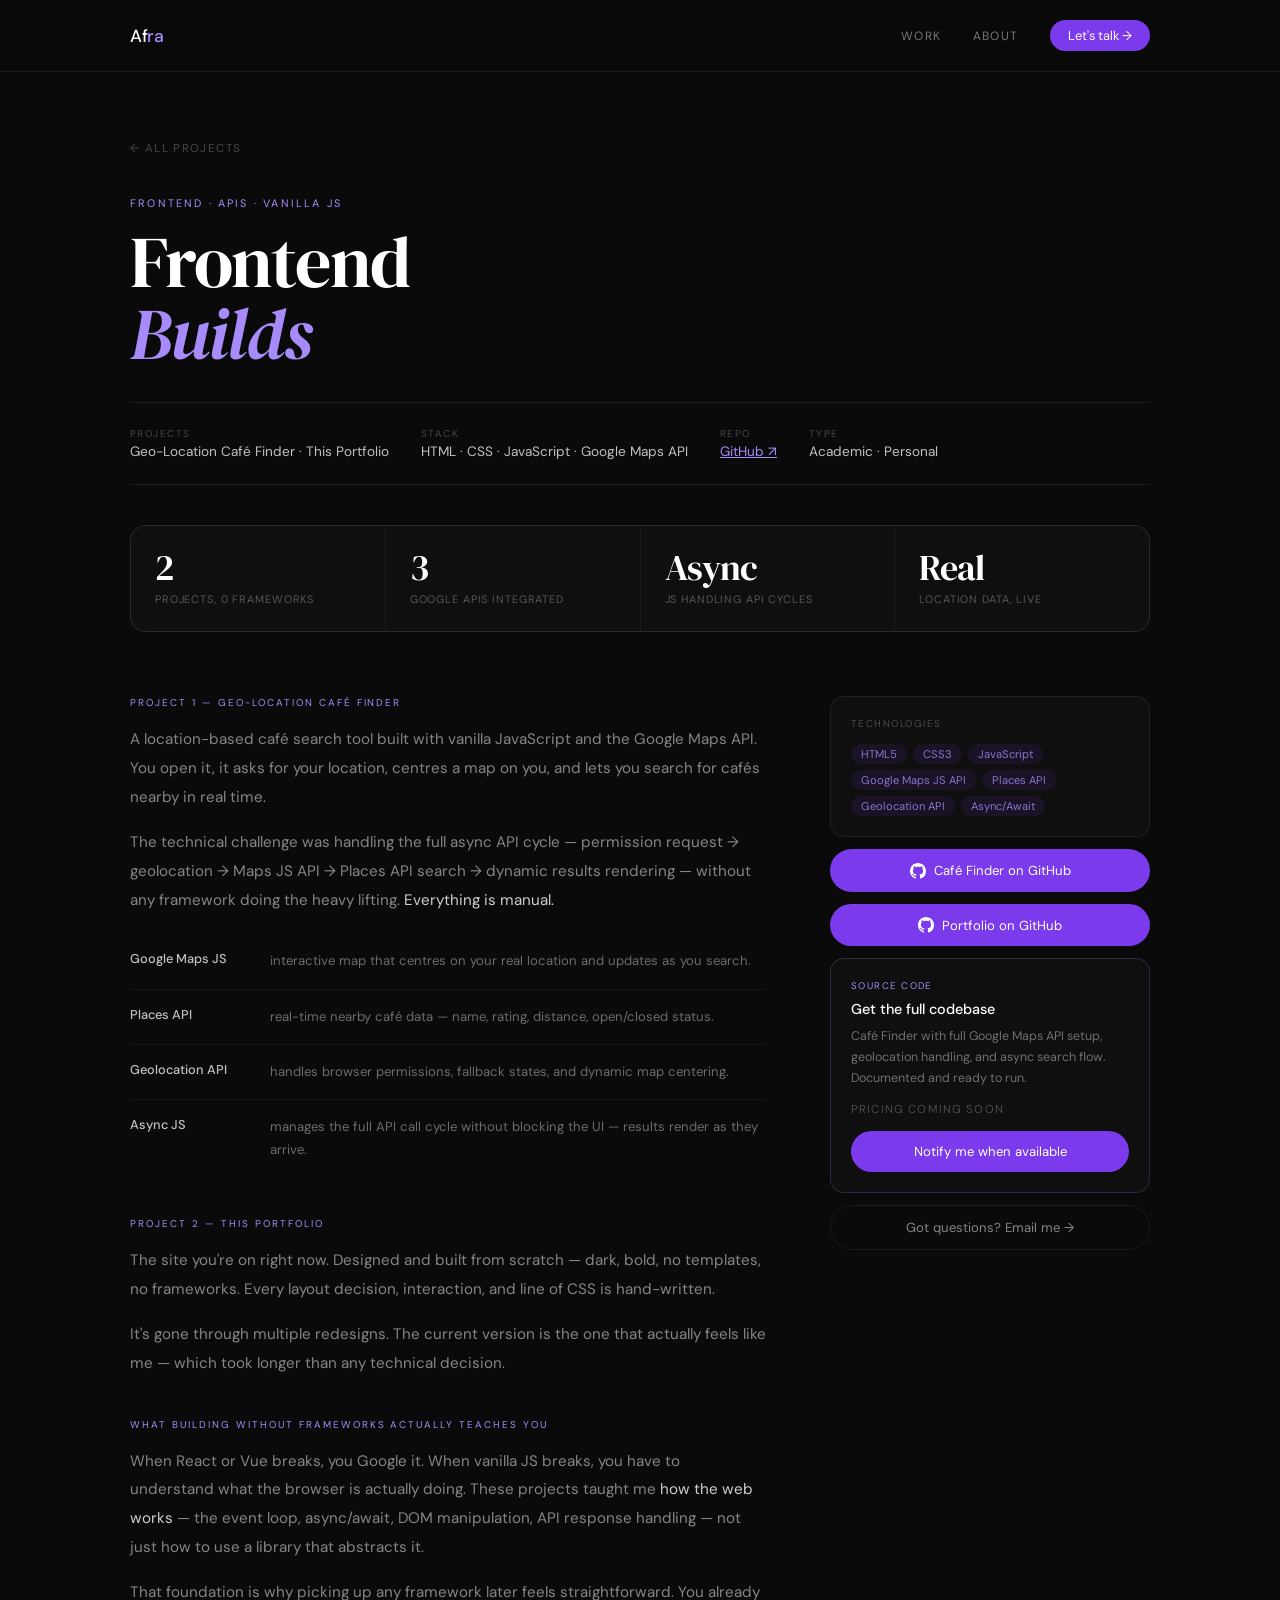
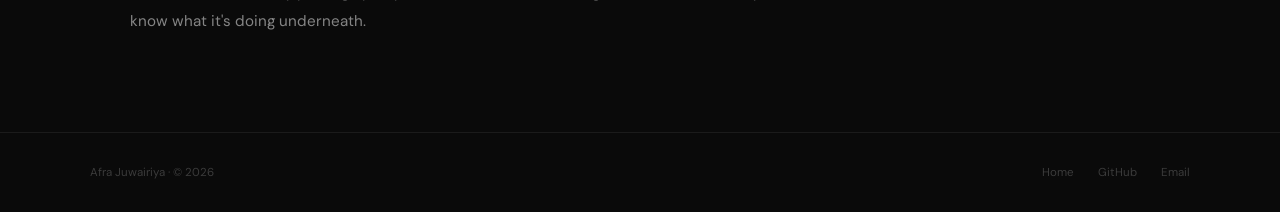
<file: projectfrontend.html>
<!doctype html>
<html lang="en">
<head>
  <meta charset="utf-8" />
  <meta name="viewport" content="width=device-width,initial-scale=1" />
  <title>Frontend Projects — Afra Juwairiya</title>
  <link href="https://fonts.googleapis.com/css2?family=DM+Serif+Display:ital@0;1&family=DM+Sans:wght@300;400;500&display=swap" rel="stylesheet">
  <link rel="stylesheet" href="style.css">
  <link rel="stylesheet" href="project.css">
</head>
<body>

  <header class="site-header">
    <div class="nav-inner">
      <a class="nav-logo" href="index.html">Af<span>ra</span></a>
      <nav class="nav-links">
        <a href="index.html#work">Work</a>
        <a href="about.html">About</a>
        <a href="index.html#contact" class="nav-cta">Let's talk →</a>
      </nav>
    </div>
  </header>

  <div class="project-page">

    <a href="index.html#work" class="back-link">← All projects</a>

    <div class="project-eyebrow">Frontend · APIs · Vanilla JS</div>
    <h1 class="project-title">Frontend<br><em>Builds</em></h1>

    <div class="project-meta">
      <div class="meta-item"><span class="meta-k">Projects</span><span class="meta-v">Geo-Location Café Finder · This Portfolio</span></div>
      <div class="meta-item"><span class="meta-k">Stack</span><span class="meta-v">HTML · CSS · JavaScript · Google Maps API</span></div>
      <div class="meta-item"><span class="meta-k">Repo</span><span class="meta-v"><a href="https://github.com/afraj-1" target="_blank" rel="noopener" style="color:#a78bfa;">GitHub ↗</a></span></div>
      <div class="meta-item"><span class="meta-k">Type</span><span class="meta-v">Academic · Personal</span></div>
    </div>

    <div class="numbers-grid">
      <div class="number-card"><div class="number-big">2</div><div class="number-label">Projects, 0 frameworks</div></div>
      <div class="number-card"><div class="number-big">3</div><div class="number-label">Google APIs integrated</div></div>
      <div class="number-card"><div class="number-big">Async</div><div class="number-label">JS handling API cycles</div></div>
      <div class="number-card"><div class="number-big">Real</div><div class="number-label">Location data, live</div></div>
    </div>

    <div class="project-body">
      <div class="content-col">

        <div class="block">
          <div class="block-label">Project 1 — Geo-Location Café Finder</div>
          <p>A location-based café search tool built with vanilla JavaScript and the Google Maps API. You open it, it asks for your location, centres a map on you, and lets you search for cafés nearby in real time.</p>
          <p>The technical challenge was handling the full async API cycle — permission request → geolocation → Maps JS API → Places API search → dynamic results rendering — without any framework doing the heavy lifting. <strong>Everything is manual.</strong></p>
          <div class="stat-explain" style="margin-top:1.25rem;">
            <div class="stat-row">
              <div class="stat-num-sm">Google Maps JS</div>
              <div class="stat-desc">interactive map that centres on your real location and updates as you search.</div>
            </div>
            <div class="stat-row">
              <div class="stat-num-sm">Places API</div>
              <div class="stat-desc">real-time nearby café data — name, rating, distance, open/closed status.</div>
            </div>
            <div class="stat-row">
              <div class="stat-num-sm">Geolocation API</div>
              <div class="stat-desc">handles browser permissions, fallback states, and dynamic map centering.</div>
            </div>
            <div class="stat-row">
              <div class="stat-num-sm">Async JS</div>
              <div class="stat-desc">manages the full API call cycle without blocking the UI — results render as they arrive.</div>
            </div>
          </div>
        </div>

        <div class="block">
          <div class="block-label">Project 2 — This portfolio</div>
          <p>The site you're on right now. Designed and built from scratch — dark, bold, no templates, no frameworks. Every layout decision, interaction, and line of CSS is hand-written.</p>
          <p>It's gone through multiple redesigns. The current version is the one that actually feels like me — which took longer than any technical decision.</p>
        </div>

        <div class="block">
          <div class="block-label">What building without frameworks actually teaches you</div>
          <p>When React or Vue breaks, you Google it. When vanilla JS breaks, you have to understand what the browser is actually doing. These projects taught me <strong>how the web works</strong> — the event loop, async/await, DOM manipulation, API response handling — not just how to use a library that abstracts it.</p>
          <p>That foundation is why picking up any framework later feels straightforward. You already know what it's doing underneath.</p>
        </div>

      </div>

      <div class="sidebar">
        <div class="sidebar-card">
          <div class="sidebar-label">Technologies</div>
          <div class="tag-cloud">
            <span>HTML5</span><span>CSS3</span><span>JavaScript</span>
            <span>Google Maps JS API</span><span>Places API</span>
            <span>Geolocation API</span><span>Async/Await</span>
          </div>
        </div>

        <a href="https://github.com/afraj-1/Cafe-Finder" target="_blank" rel="noopener" class="sidebar-btn sidebar-btn--gh">
          <svg width="16" height="16" viewBox="0 0 16 16" fill="currentColor"><path d="M8 0C3.58 0 0 3.58 0 8c0 3.54 2.29 6.53 5.47 7.59.4.07.55-.17.55-.38 0-.19-.01-.82-.01-1.49-2.01.37-2.53-.49-2.69-.94-.09-.23-.48-.94-.82-1.13-.28-.15-.68-.52-.01-.53.63-.01 1.08.58 1.23.82.72 1.21 1.87.87 2.33.66.07-.52.28-.87.51-1.07-1.78-.2-3.64-.89-3.64-3.95 0-.87.31-1.59.82-2.15-.08-.2-.36-1.02.08-2.12 0 0 .67-.21 2.2.82.64-.18 1.32-.27 2-.27.68 0 1.36.09 2 .27 1.53-1.04 2.2-.82 2.2-.82.44 1.1.16 1.92.08 2.12.51.56.82 1.27.82 2.15 0 3.07-1.87 3.75-3.65 3.95.29.25.54.73.54 1.48 0 1.07-.01 1.93-.01 2.2 0 .21.15.46.55.38A8.013 8.013 0 0016 8c0-4.42-3.58-8-8-8z"/></svg>
          Café Finder on GitHub
        </a>

        <a href="https://github.com/afraj-1/Digital-portfolio" target="_blank" rel="noopener" class="sidebar-btn sidebar-btn--gh">
          <svg width="16" height="16" viewBox="0 0 16 16" fill="currentColor"><path d="M8 0C3.58 0 0 3.58 0 8c0 3.54 2.29 6.53 5.47 7.59.4.07.55-.17.55-.38 0-.19-.01-.82-.01-1.49-2.01.37-2.53-.49-2.69-.94-.09-.23-.48-.94-.82-1.13-.28-.15-.68-.52-.01-.53.63-.01 1.08.58 1.23.82.72 1.21 1.87.87 2.33.66.07-.52.28-.87.51-1.07-1.78-.2-3.64-.89-3.64-3.95 0-.87.31-1.59.82-2.15-.08-.2-.36-1.02.08-2.12 0 0 .67-.21 2.2.82.64-.18 1.32-.27 2-.27.68 0 1.36.09 2 .27 1.53-1.04 2.2-.82 2.2-.82.44 1.1.16 1.92.08 2.12.51.56.82 1.27.82 2.15 0 3.07-1.87 3.75-3.65 3.95.29.25.54.73.54 1.48 0 1.07-.01 1.93-.01 2.2 0 .21.15.46.55.38A8.013 8.013 0 0016 8c0-4.42-3.58-8-8-8z"/></svg>
          Portfolio on GitHub
        </a>

        <div class="source-code-card">
          <div class="sc-label">Source code</div>
          <div class="sc-title">Get the full codebase</div>
          <div class="sc-body">Café Finder with full Google Maps API setup, geolocation handling, and async search flow. Documented and ready to run.</div>
          <div class="sc-price">Pricing coming soon</div>
          <button class="sc-btn" onclick="notifyMe(this)">Notify me when available</button>
          <div class="sc-thanks" style="display:none;">Done! I'll reach out when it's live.</div>
        </div>

        <a href="mailto:afrajuwairiya@gmail.com" class="sidebar-btn sidebar-btn--contact">Got questions? Email me →</a>
      </div>
    </div>
  </div>

  <footer class="site-footer">
    <div class="footer-inner">
      <span class="footer-left">Afra Juwairiya · © <span class="yr"></span></span>
      <div class="footer-links"><a href="index.html">Home</a><a href="https://github.com/afraj-1" target="_blank" rel="noopener">GitHub</a><a href="mailto:afrajuwairiya@gmail.com">Email</a></div>
    </div>
  </footer>
  <script>
    document.querySelectorAll('.yr').forEach(e => e.textContent = new Date().getFullYear());
    function notifyMe(btn) { btn.style.display='none'; btn.nextElementSibling.style.display='block'; }
  </script>
</body>
</html>
</file>
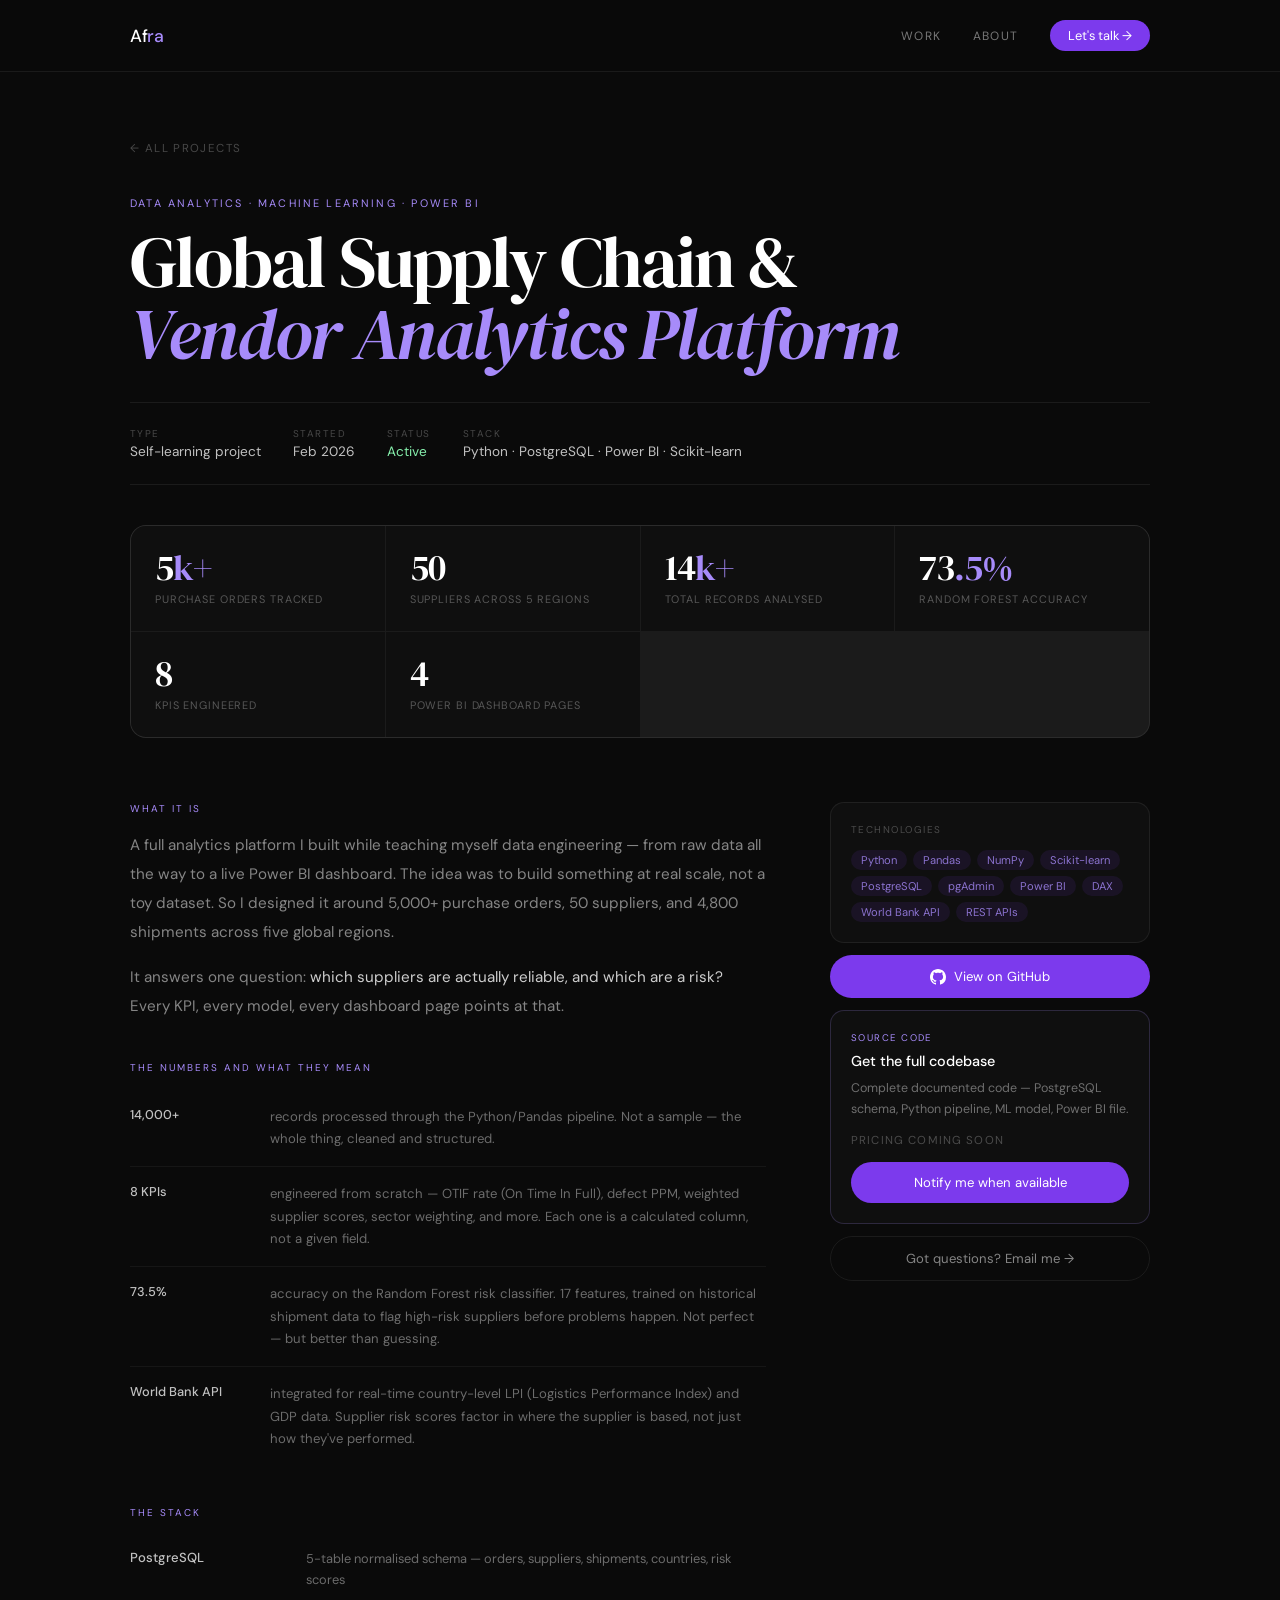
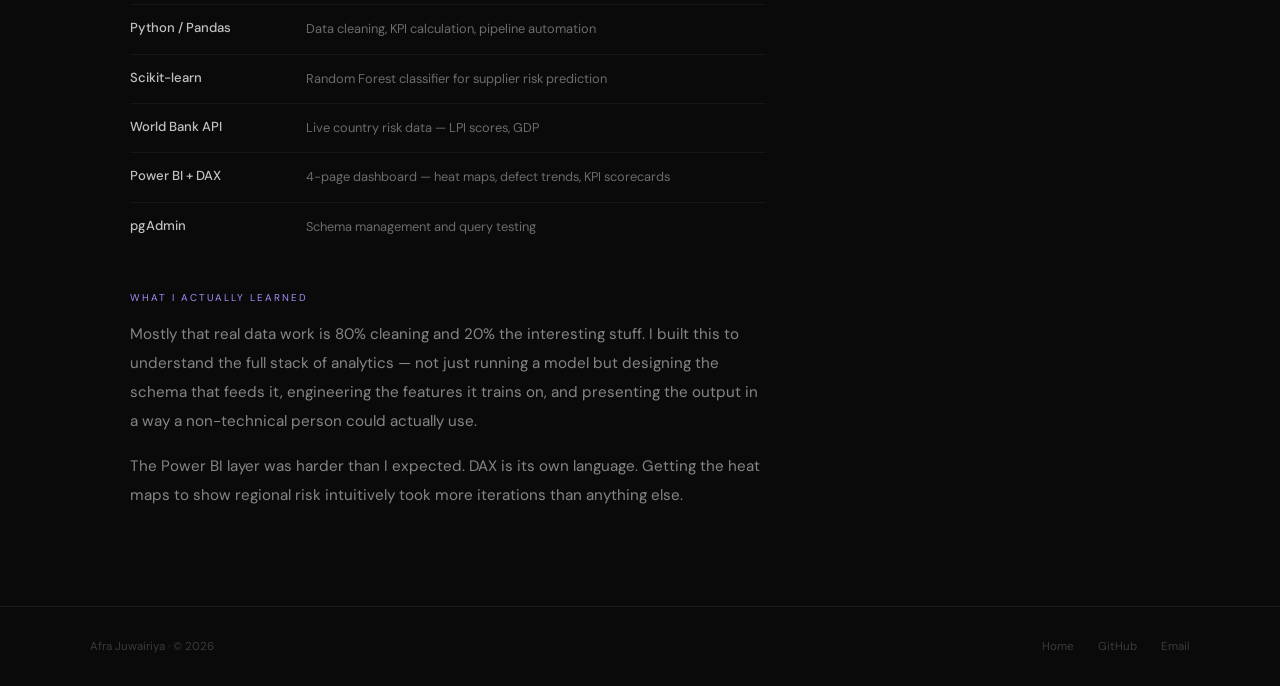
<file: projectsupplychain.html>
<!doctype html>
<html lang="en">
<head>
  <meta charset="utf-8" />
  <meta name="viewport" content="width=device-width,initial-scale=1" />
  <title>Supply Chain Analytics Platform — Afra Juwairiya</title>
  <link href="https://fonts.googleapis.com/css2?family=DM+Serif+Display:ital@0;1&family=DM+Sans:wght@300;400;500&display=swap" rel="stylesheet">
  <link rel="stylesheet" href="style.css">
  <link rel="stylesheet" href="project.css">
</head>
<body>

  <header class="site-header">
    <div class="nav-inner">
      <a class="nav-logo" href="index.html">Af<span>ra</span></a>
      <nav class="nav-links">
        <a href="index.html#work">Work</a>
        <a href="about.html">About</a>
        <a href="index.html#contact" class="nav-cta">Let's talk →</a>
      </nav>
    </div>
  </header>

  <div class="project-page">

    <a href="index.html#work" class="back-link">← All projects</a>

    <div class="project-eyebrow">Data Analytics · Machine Learning · Power BI</div>
    <h1 class="project-title">Global Supply Chain &amp;<br><em>Vendor Analytics Platform</em></h1>

    <div class="project-meta">
      <div class="meta-item"><span class="meta-k">Type</span><span class="meta-v">Self-learning project</span></div>
      <div class="meta-item"><span class="meta-k">Started</span><span class="meta-v">Feb 2026</span></div>
      <div class="meta-item"><span class="meta-k">Status</span><span class="meta-v" style="color:#86efac;">Active</span></div>
      <div class="meta-item"><span class="meta-k">Stack</span><span class="meta-v">Python · PostgreSQL · Power BI · Scikit-learn</span></div>
    </div>

    <!-- NUMBERS -->
    <div class="numbers-grid">
      <div class="number-card"><div class="number-big">5<span>k+</span></div><div class="number-label">Purchase orders tracked</div></div>
      <div class="number-card"><div class="number-big">50</div><div class="number-label">Suppliers across 5 regions</div></div>
      <div class="number-card"><div class="number-big">14<span>k+</span></div><div class="number-label">Total records analysed</div></div>
      <div class="number-card"><div class="number-big">73<span>.5%</span></div><div class="number-label">Random Forest accuracy</div></div>
      <div class="number-card"><div class="number-big">8</div><div class="number-label">KPIs engineered</div></div>
      <div class="number-card"><div class="number-big">4</div><div class="number-label">Power BI dashboard pages</div></div>
    </div>

    <div class="project-body">
      <div class="content-col">

        <div class="block">
          <div class="block-label">What it is</div>
          <p>A full analytics platform I built while teaching myself data engineering — from raw data all the way to a live Power BI dashboard. The idea was to build something at real scale, not a toy dataset. So I designed it around 5,000+ purchase orders, 50 suppliers, and 4,800 shipments across five global regions.</p>
          <p>It answers one question: <strong>which suppliers are actually reliable, and which are a risk?</strong> Every KPI, every model, every dashboard page points at that.</p>
        </div>

        <div class="block">
          <div class="block-label">The numbers and what they mean</div>
          <div class="stat-explain">
            <div class="stat-row">
              <div class="stat-num-sm">14,000+</div>
              <div class="stat-desc">records processed through the Python/Pandas pipeline. Not a sample — the whole thing, cleaned and structured.</div>
            </div>
            <div class="stat-row">
              <div class="stat-num-sm">8 KPIs</div>
              <div class="stat-desc">engineered from scratch — OTIF rate (On Time In Full), defect PPM, weighted supplier scores, sector weighting, and more. Each one is a calculated column, not a given field.</div>
            </div>
            <div class="stat-row">
              <div class="stat-num-sm">73.5%</div>
              <div class="stat-desc">accuracy on the Random Forest risk classifier. 17 features, trained on historical shipment data to flag high-risk suppliers before problems happen. Not perfect — but better than guessing.</div>
            </div>
            <div class="stat-row">
              <div class="stat-num-sm">World Bank API</div>
              <div class="stat-desc">integrated for real-time country-level LPI (Logistics Performance Index) and GDP data. Supplier risk scores factor in where the supplier is based, not just how they've performed.</div>
            </div>
          </div>
        </div>

        <div class="block">
          <div class="block-label">The stack</div>
          <div class="stack-list">
            <div class="stack-item"><span class="stack-name">PostgreSQL</span><span class="stack-role">5-table normalised schema — orders, suppliers, shipments, countries, risk scores</span></div>
            <div class="stack-item"><span class="stack-name">Python / Pandas</span><span class="stack-role">Data cleaning, KPI calculation, pipeline automation</span></div>
            <div class="stack-item"><span class="stack-name">Scikit-learn</span><span class="stack-role">Random Forest classifier for supplier risk prediction</span></div>
            <div class="stack-item"><span class="stack-name">World Bank API</span><span class="stack-role">Live country risk data — LPI scores, GDP</span></div>
            <div class="stack-item"><span class="stack-name">Power BI + DAX</span><span class="stack-role">4-page dashboard — heat maps, defect trends, KPI scorecards</span></div>
            <div class="stack-item"><span class="stack-name">pgAdmin</span><span class="stack-role">Schema management and query testing</span></div>
          </div>
        </div>

        <div class="block">
          <div class="block-label">What I actually learned</div>
          <p>Mostly that real data work is 80% cleaning and 20% the interesting stuff. I built this to understand the full stack of analytics — not just running a model but designing the schema that feeds it, engineering the features it trains on, and presenting the output in a way a non-technical person could actually use.</p>
          <p>The Power BI layer was harder than I expected. DAX is its own language. Getting the heat maps to show regional risk intuitively took more iterations than anything else.</p>
        </div>

      </div>

      <div class="sidebar">
        <div class="sidebar-card">
          <div class="sidebar-label">Technologies</div>
          <div class="tag-cloud">
            <span>Python</span><span>Pandas</span><span>NumPy</span>
            <span>Scikit-learn</span><span>PostgreSQL</span><span>pgAdmin</span>
            <span>Power BI</span><span>DAX</span><span>World Bank API</span>
            <span>REST APIs</span>
          </div>
        </div>

        <a href="https://github.com/afraj-1" target="_blank" rel="noopener" class="sidebar-btn sidebar-btn--gh">
          <svg width="16" height="16" viewBox="0 0 16 16" fill="currentColor"><path d="M8 0C3.58 0 0 3.58 0 8c0 3.54 2.29 6.53 5.47 7.59.4.07.55-.17.55-.38 0-.19-.01-.82-.01-1.49-2.01.37-2.53-.49-2.69-.94-.09-.23-.48-.94-.82-1.13-.28-.15-.68-.52-.01-.53.63-.01 1.08.58 1.23.82.72 1.21 1.87.87 2.33.66.07-.52.28-.87.51-1.07-1.78-.2-3.64-.89-3.64-3.95 0-.87.31-1.59.82-2.15-.08-.2-.36-1.02.08-2.12 0 0 .67-.21 2.2.82.64-.18 1.32-.27 2-.27.68 0 1.36.09 2 .27 1.53-1.04 2.2-.82 2.2-.82.44 1.1.16 1.92.08 2.12.51.56.82 1.27.82 2.15 0 3.07-1.87 3.75-3.65 3.95.29.25.54.73.54 1.48 0 1.07-.01 1.93-.01 2.2 0 .21.15.46.55.38A8.013 8.013 0 0016 8c0-4.42-3.58-8-8-8z"/></svg>
          View on GitHub
        </a>

        <div class="source-code-card">
          <div class="sc-label">Source code</div>
          <div class="sc-title">Get the full codebase</div>
          <div class="sc-body">Complete documented code — PostgreSQL schema, Python pipeline, ML model, Power BI file.</div>
          <div class="sc-price">Pricing coming soon</div>
          <button class="sc-btn" onclick="notifyMe(this)">Notify me when available</button>
          <div class="sc-thanks" style="display:none;">Done! I'll reach out when it's live.</div>
        </div>

        <a href="mailto:afrajuwairiya@gmail.com" class="sidebar-btn sidebar-btn--contact">
          Got questions? Email me →
        </a>
      </div>
    </div>

  </div>

  <footer class="site-footer">
    <div class="footer-inner">
      <span class="footer-left">Afra Juwairiya · © <span class="yr"></span></span>
      <div class="footer-links">
        <a href="index.html">Home</a>
        <a href="https://github.com/afraj-1" target="_blank" rel="noopener">GitHub</a>
        <a href="mailto:afrajuwairiya@gmail.com">Email</a>
      </div>
    </div>
  </footer>

  <script>
    document.querySelectorAll('.yr').forEach(e => e.textContent = new Date().getFullYear());
    function notifyMe(btn) {
      btn.style.display = 'none';
      btn.nextElementSibling.style.display = 'block';
    }
    const obs = new IntersectionObserver(entries => entries.forEach(e => { if(e.isIntersecting) e.target.classList.add('visible'); }), {threshold:0.1});
    document.querySelectorAll('.fade-up').forEach(el => obs.observe(el));
  </script>
</body>
</html>
</file>
<file: style.css>
/* =============================================
   AFRA JUWAIRIYA — PORTFOLIO
   Dark · Bold · Electric Violet
   ============================================= */

:root {
  --bg: #0a0a0a;
  --bg-card: #0f0f0f;
  --bg-card-hover: #141414;
  --accent: #7c3aed;
  --accent-light: #a78bfa;
  --white: #ffffff;
  --muted: rgba(255,255,255,0.5);
  --muted-border: rgba(255,255,255,0.08);
  --radius-sm: 12px;
  --radius-md: 20px;
  --radius-pill: 100px;
  --max: 1100px;
}

*, *::before, *::after { box-sizing: border-box; margin: 0; padding: 0; }

html { scroll-behavior: smooth; }

body {
  font-family: 'DM Sans', system-ui, sans-serif;
  background: var(--bg);
  color: var(--white);
  -webkit-font-smoothing: antialiased;
}

/* ---- NAV ---- */
.site-header {
  position: sticky;
  top: 0;
  z-index: 100;
  border-bottom: 0.5px solid var(--muted-border);
  background: rgba(10,10,10,0.85);
  backdrop-filter: blur(12px);
  -webkit-backdrop-filter: blur(12px);
}

.nav-inner {
  max-width: var(--max);
  margin: 0 auto;
  padding: 1.25rem 2.5rem;
  display: flex;
  justify-content: space-between;
  align-items: center;
}

.nav-logo {
  font-size: 1.25rem;
  font-weight: 500;
  letter-spacing: -0.5px;
  color: var(--white);
  text-decoration: none;
}
.nav-logo span { color: var(--accent-light); }

.nav-links {
  display: flex;
  gap: 2rem;
  align-items: center;
}
.nav-links a {
  font-size: 0.8rem;
  text-transform: uppercase;
  letter-spacing: 0.08em;
  color: var(--muted);
  text-decoration: none;
  transition: color 0.2s;
}
.nav-links a:hover { color: var(--white); }

.nav-cta {
  background: var(--accent) !important;
  color: var(--white) !important;
  padding: 0.5rem 1.25rem;
  border-radius: var(--radius-pill);
  font-size: 0.8rem !important;
  text-transform: none !important;
  letter-spacing: 0 !important;
}

/* ---- HERO ---- */
.hero {
  padding: 6rem 2.5rem 4rem;
}

.hero-inner {
  max-width: var(--max);
  margin: 0 auto;
  display: grid;
  grid-template-columns: 1fr 1fr;
  gap: 4rem;
  align-items: center;
}

.hero-eyebrow {
  font-size: 0.7rem;
  text-transform: uppercase;
  letter-spacing: 0.18em;
  color: var(--accent-light);
  margin-bottom: 1.25rem;
}

.hero-name {
  font-family: 'DM Serif Display', serif;
  font-size: clamp(3rem, 6vw, 4.5rem);
  font-weight: 400;
  line-height: 1.05;
  letter-spacing: -2px;
  color: var(--white);
  margin-bottom: 1.25rem;
}
.hero-name em {
  font-style: italic;
  color: var(--accent-light);
}

.hero-roles {
  display: flex;
  flex-wrap: wrap;
  gap: 8px;
  margin-bottom: 1.5rem;
}

.role-pill {
  border: 0.5px solid rgba(167,139,250,0.35);
  color: rgba(255,255,255,0.65);
  font-size: 0.75rem;
  padding: 5px 14px;
  border-radius: var(--radius-pill);
  letter-spacing: 0.02em;
}

.hero-desc {
  font-size: 0.95rem;
  color: var(--muted);
  line-height: 1.75;
  max-width: 420px;
  margin-bottom: 2rem;
}

.hero-btns {
  display: flex;
  gap: 12px;
  margin-bottom: 2rem;
}

.btn-primary {
  background: var(--accent);
  color: var(--white);
  padding: 0.75rem 1.75rem;
  border-radius: var(--radius-pill);
  font-size: 0.875rem;
  font-weight: 500;
  text-decoration: none;
  border: none;
  cursor: pointer;
  transition: background 0.2s, transform 0.15s;
  display: inline-block;
}
.btn-primary:hover { background: #6d28d9; transform: translateY(-1px); }

.btn-outline {
  border: 0.5px solid rgba(255,255,255,0.2);
  color: var(--white);
  padding: 0.75rem 1.75rem;
  border-radius: var(--radius-pill);
  font-size: 0.875rem;
  font-weight: 400;
  text-decoration: none;
  transition: border-color 0.2s, transform 0.15s;
  display: inline-block;
}
.btn-outline:hover { border-color: rgba(255,255,255,0.45); transform: translateY(-1px); }

.hero-socials {
  display: flex;
  gap: 1.5rem;
}
.hero-socials a {
  font-size: 0.75rem;
  text-transform: uppercase;
  letter-spacing: 0.1em;
  color: var(--muted);
  text-decoration: none;
  transition: color 0.2s;
}
.hero-socials a:hover { color: var(--accent-light); }

/* ---- PHOTO FRAME ---- */
.hero-right { display: flex; justify-content: flex-end; }

.photo-frame {
  width: 320px;
  height: 380px;
  background: #130b2e;
  border-radius: 24px;
  border: 0.5px solid rgba(167,139,250,0.18);
  position: relative;
  overflow: hidden;
  display: flex;
  align-items: flex-end;
  justify-content: center;
}

.hero-photo {
  width: 100%;
  height: 100%;
  object-fit: cover;
  object-position: top;
  display: block;
}

.photo-fallback {
  display: none;
  font-family: 'DM Serif Display', serif;
  font-size: 4rem;
  color: rgba(167,139,250,0.35);
  align-items: center;
  justify-content: center;
  width: 100%;
  height: 100%;
  position: absolute;
  inset: 0;
}

.photo-badge {
  position: absolute;
  top: 18px;
  right: 18px;
  background: rgba(255,255,255,0.06);
  border: 0.5px solid rgba(255,255,255,0.1);
  border-radius: var(--radius-sm);
  padding: 10px 14px;
  backdrop-filter: blur(6px);
}
.badge-label {
  font-size: 0.6rem;
  text-transform: uppercase;
  letter-spacing: 0.12em;
  color: var(--muted);
}
.badge-value {
  font-size: 1rem;
  font-weight: 500;
  color: var(--white);
  margin-top: 2px;
}

/* ---- STATS STRIP ---- */
.stats-strip {
  display: grid;
  grid-template-columns: repeat(4, 1fr);
  border-top: 0.5px solid var(--muted-border);
  border-bottom: 0.5px solid var(--muted-border);
}

.stat {
  padding: 2rem 2.5rem;
  border-right: 0.5px solid var(--muted-border);
  transition: background 0.2s;
}
.stat:last-child { border-right: none; }
.stat:hover { background: rgba(255,255,255,0.02); }

.stat-num {
  font-family: 'DM Serif Display', serif;
  font-size: 2.5rem;
  font-weight: 400;
  color: var(--white);
  letter-spacing: -1px;
}
.stat-num span { color: var(--accent-light); }

.stat-label {
  font-size: 0.7rem;
  text-transform: uppercase;
  letter-spacing: 0.1em;
  color: var(--muted);
  margin-top: 4px;
}

/* ---- SECTIONS ---- */
.section { padding: 5rem 2.5rem; }
.section-inner { max-width: var(--max); margin: 0 auto; }

.section-eyebrow {
  font-size: 0.7rem;
  text-transform: uppercase;
  letter-spacing: 0.18em;
  color: var(--accent-light);
  margin-bottom: 0.75rem;
}

.section-title {
  font-family: 'DM Serif Display', serif;
  font-size: clamp(1.75rem, 3vw, 2.5rem);
  font-weight: 400;
  color: var(--white);
  letter-spacing: -1px;
  margin-bottom: 3rem;
}

/* ---- PROJECTS GRID ---- */
.projects-grid {
  display: grid;
  grid-template-columns: 1fr 1fr;
  gap: 1px;
  background: var(--muted-border);
  border: 0.5px solid var(--muted-border);
  border-radius: var(--radius-md);
  overflow: hidden;
}

.project-card {
  background: var(--bg-card);
  padding: 2rem;
  transition: background 0.2s;
}
.project-card:hover { background: var(--bg-card-hover); }
.project-card:nth-child(1) { border-radius: var(--radius-md) 0 0 0; }
.project-card:nth-child(2) { border-radius: 0 var(--radius-md) 0 0; }
.project-card:nth-child(3) { border-radius: 0 0 0 var(--radius-md); }
.project-card:nth-child(4) { border-radius: 0 0 var(--radius-md) 0; }

.project-type {
  font-size: 0.65rem;
  text-transform: uppercase;
  letter-spacing: 0.15em;
  color: var(--accent-light);
  margin-bottom: 0.75rem;
}

.project-name {
  font-family: 'DM Serif Display', serif;
  font-size: 1.25rem;
  font-weight: 400;
  color: var(--white);
  margin-bottom: 0.5rem;
}

.project-desc {
  font-size: 0.85rem;
  color: var(--muted);
  line-height: 1.65;
  margin-bottom: 1.25rem;
}

.project-tags {
  display: flex;
  flex-wrap: wrap;
  gap: 6px;
  margin-bottom: 1.25rem;
}

.tag {
  font-size: 0.7rem;
  background: rgba(124,58,237,0.12);
  color: rgba(167,139,250,0.85);
  padding: 3px 10px;
  border-radius: var(--radius-pill);
}

.project-link {
  font-size: 0.8rem;
  color: rgba(255,255,255,0.35);
  text-decoration: none;
  letter-spacing: 0.02em;
  transition: color 0.2s;
}
.project-link:hover { color: var(--accent-light); }

/* ---- TWO COL ---- */
.two-col-section {
  padding: 0 2.5rem 5rem;
}

.two-col-inner {
  display: grid;
  grid-template-columns: 1fr 1fr;
  gap: 1.5rem;
}

.panel {
  background: var(--bg-card);
  border: 0.5px solid var(--muted-border);
  border-radius: var(--radius-md);
  padding: 2rem;
}

.panel-title {
  font-family: 'DM Serif Display', serif;
  font-size: 1.25rem;
  font-weight: 400;
  color: var(--white);
  margin-bottom: 1.5rem;
  letter-spacing: -0.5px;
}

.skill-row {
  display: flex;
  align-items: center;
  gap: 12px;
  padding: 10px 0;
  border-bottom: 0.5px solid rgba(255,255,255,0.04);
}
.skill-row:last-of-type { border-bottom: none; }

.skill-name {
  font-size: 0.85rem;
  color: rgba(255,255,255,0.65);
  min-width: 140px;
}

.skill-bar {
  flex: 1;
  height: 2px;
  background: rgba(255,255,255,0.08);
  border-radius: 2px;
}
.skill-fill {
  height: 100%;
  background: var(--accent);
  border-radius: 2px;
  transition: width 1.2s ease;
}

.skill-pct {
  font-size: 0.75rem;
  color: var(--muted);
  min-width: 32px;
  text-align: right;
}

.poem-block {
  padding: 1.25rem 0;
  border-bottom: 0.5px solid rgba(255,255,255,0.04);
}
.poem-block:last-of-type { border-bottom: none; }

.poem-title {
  font-size: 0.85rem;
  font-weight: 500;
  color: rgba(167,139,250,0.9);
  margin-bottom: 4px;
}

.poem-excerpt {
  font-size: 0.82rem;
  color: rgba(255,255,255,0.3);
  line-height: 1.7;
  font-style: italic;
}

.panel-link {
  display: inline-block;
  margin-top: 1.25rem;
  font-size: 0.8rem;
  color: rgba(255,255,255,0.35);
  text-decoration: none;
  transition: color 0.2s;
}
.panel-link:hover { color: var(--accent-light); }

/* ---- CONTACT ---- */
.contact-band {
  background: var(--accent);
  padding: 5rem 2.5rem;
  text-align: center;
}

.contact-headline {
  font-family: 'DM Serif Display', serif;
  font-size: clamp(2rem, 4vw, 3rem);
  font-weight: 400;
  color: var(--white);
  letter-spacing: -1px;
  margin-bottom: 0.5rem;
}

.contact-sub {
  font-size: 0.95rem;
  color: rgba(255,255,255,0.65);
  margin-bottom: 2.5rem;
}

.contact-form {
  max-width: 560px;
  margin: 0 auto;
  display: flex;
  flex-direction: column;
  gap: 12px;
}

.form-row {
  display: grid;
  grid-template-columns: 1fr 1fr;
  gap: 12px;
}

.contact-form input,
.contact-form textarea {
  width: 100%;
  padding: 0.875rem 1rem;
  background: rgba(255,255,255,0.1);
  border: 0.5px solid rgba(255,255,255,0.2);
  border-radius: var(--radius-sm);
  color: var(--white);
  font-family: 'DM Sans', sans-serif;
  font-size: 0.875rem;
  outline: none;
  transition: border-color 0.2s;
}
.contact-form input::placeholder,
.contact-form textarea::placeholder { color: rgba(255,255,255,0.45); }
.contact-form input:focus,
.contact-form textarea:focus { border-color: rgba(255,255,255,0.5); }

.contact-form textarea { resize: none; }

.form-footer {
  display: flex;
  justify-content: space-between;
  align-items: center;
  gap: 1rem;
  flex-wrap: wrap;
}

.contact-form .btn-primary {
  background: var(--white);
  color: var(--accent);
}
.contact-form .btn-primary:hover { background: #f3f0ff; }

.contact-socials {
  display: flex;
  gap: 1.25rem;
}
.contact-socials a {
  font-size: 0.75rem;
  text-transform: uppercase;
  letter-spacing: 0.1em;
  color: rgba(255,255,255,0.55);
  text-decoration: none;
  transition: color 0.2s;
}
.contact-socials a:hover { color: var(--white); }

.form-success {
  display: none;
  font-size: 0.85rem;
  color: rgba(255,255,255,0.8);
  text-align: center;
  padding: 0.75rem;
  background: rgba(255,255,255,0.1);
  border-radius: var(--radius-sm);
}

/* ---- FOOTER ---- */
.site-footer {
  background: var(--bg);
  border-top: 0.5px solid var(--muted-border);
  padding: 1.5rem 2.5rem;
}

.footer-inner {
  max-width: var(--max);
  margin: 0 auto;
  display: flex;
  justify-content: space-between;
  align-items: center;
}

.footer-left {
  font-size: 0.75rem;
  color: rgba(255,255,255,0.3);
}

.footer-links {
  display: flex;
  gap: 1.5rem;
}
.footer-links a {
  font-size: 0.75rem;
  color: rgba(255,255,255,0.3);
  text-decoration: none;
  transition: color 0.2s;
}
.footer-links a:hover { color: var(--accent-light); }

/* ---- SCROLL ANIMATIONS ---- */
.fade-up {
  opacity: 0;
  transform: translateY(20px);
  transition: opacity 0.6s ease, transform 0.6s ease;
}
.fade-up.visible {
  opacity: 1;
  transform: none;
}

/* ---- RESPONSIVE ---- */
@media (max-width: 860px) {
  .nav-inner { padding: 1rem 1.5rem; }
  .nav-links { gap: 1.25rem; }

  .hero { padding: 4rem 1.5rem 3rem; }
  .hero-inner { grid-template-columns: 1fr; gap: 3rem; }
  .hero-right { justify-content: center; }
  .photo-frame { width: 280px; height: 320px; }

  .stats-strip { grid-template-columns: 1fr 1fr; }
  .stat:nth-child(2) { border-right: none; }
  .stat:nth-child(3) { border-top: 0.5px solid var(--muted-border); }
  .stat:nth-child(4) { border-top: 0.5px solid var(--muted-border); border-right: none; }

  .section { padding: 3rem 1.5rem; }
  .two-col-section { padding: 0 1.5rem 3rem; }

  .projects-grid { grid-template-columns: 1fr; }
  .project-card:nth-child(n) { border-radius: 0; }
  .project-card:first-child { border-radius: var(--radius-md) var(--radius-md) 0 0; }
  .project-card:last-child { border-radius: 0 0 var(--radius-md) var(--radius-md); }

  .two-col-inner { grid-template-columns: 1fr; }

  .contact-band { padding: 3rem 1.5rem; }
  .form-row { grid-template-columns: 1fr; }
  .form-footer { flex-direction: column; align-items: flex-start; }

  .footer-inner { flex-direction: column; gap: 1rem; text-align: center; }
}

@media (max-width: 520px) {
  .nav-links a:not(.nav-cta) { display: none; }
  .hero-name { font-size: 2.75rem; }
  .stat { padding: 1.5rem; }
  .stat-num { font-size: 2rem; }
}
</file>
<file: project.css>
/* ── shared project page styles ── */
:root { --accent:#7c3aed; --accent-light:#a78bfa; --bg:#0a0a0a; --card:#0f0f0f; --white:#fff; --muted:rgba(255,255,255,0.5); --border:rgba(255,255,255,0.07); }
*,*::before,*::after{box-sizing:border-box;margin:0;padding:0;}
html{scroll-behavior:smooth;}
body{font-family:'DM Sans',system-ui,sans-serif;background:var(--bg);color:var(--white);-webkit-font-smoothing:antialiased;}

.site-header{position:sticky;top:0;z-index:100;border-bottom:0.5px solid var(--border);background:rgba(10,10,10,0.88);backdrop-filter:blur(14px);}
.nav-inner{max-width:1100px;margin:0 auto;padding:1.25rem 2.5rem;display:flex;justify-content:space-between;align-items:center;}
.nav-logo{font-size:1.1rem;font-weight:500;color:var(--white);text-decoration:none;letter-spacing:-0.5px;}
.nav-logo span{color:var(--accent-light);}
.nav-links{display:flex;gap:2rem;align-items:center;}
.nav-links a{font-size:0.75rem;text-transform:uppercase;letter-spacing:0.1em;color:rgba(255,255,255,0.45);text-decoration:none;transition:color 0.2s;}
.nav-links a:hover{color:var(--white);}
.nav-cta{background:var(--accent)!important;color:var(--white)!important;padding:7px 18px;border-radius:100px;text-transform:none!important;letter-spacing:0!important;font-size:0.8rem!important;}

.project-page{max-width:1100px;margin:0 auto;padding:4rem 2.5rem 6rem;}
.back-link{display:inline-flex;align-items:center;gap:6px;font-size:0.72rem;text-transform:uppercase;letter-spacing:0.12em;color:rgba(255,255,255,0.25);text-decoration:none;margin-bottom:2.5rem;transition:color 0.2s;}
.back-link:hover{color:var(--accent-light);}
.project-eyebrow{font-size:0.68rem;text-transform:uppercase;letter-spacing:0.2em;color:var(--accent-light);margin-bottom:1rem;}
.project-title{font-family:'DM Serif Display',serif;font-size:clamp(2.5rem,6vw,4.5rem);font-weight:400;line-height:1;letter-spacing:-2px;color:var(--white);margin-bottom:2rem;}
.project-title em{font-style:italic;color:var(--accent-light);display:block;}

.project-meta{display:flex;gap:2rem;flex-wrap:wrap;padding:1.5rem 0;border-top:0.5px solid var(--border);border-bottom:0.5px solid var(--border);margin-bottom:2.5rem;}
.meta-item{display:flex;flex-direction:column;gap:3px;}
.meta-k{font-size:0.62rem;text-transform:uppercase;letter-spacing:0.15em;color:rgba(255,255,255,0.25);}
.meta-v{font-size:0.85rem;color:rgba(255,255,255,0.75);}

.numbers-grid{display:grid;grid-template-columns:repeat(4,1fr);gap:1px;background:var(--border);border:0.5px solid var(--border);border-radius:16px;overflow:hidden;margin-bottom:4rem;}
.number-card{background:var(--card);padding:1.5rem;transition:background 0.2s;}
.number-card:hover{background:#141414;}
.number-big{font-family:'DM Serif Display',serif;font-size:2.25rem;font-weight:400;color:var(--white);letter-spacing:-1px;line-height:1;}
.number-big span{color:var(--accent-light);}
.number-label{font-size:0.68rem;color:rgba(255,255,255,0.3);text-transform:uppercase;letter-spacing:0.08em;margin-top:6px;line-height:1.4;}

.project-body{display:grid;grid-template-columns:1fr 320px;gap:4rem;align-items:start;}
.content-col{display:flex;flex-direction:column;gap:2.5rem;}
.block{}
.block-label{font-size:0.62rem;text-transform:uppercase;letter-spacing:0.2em;color:var(--accent-light);margin-bottom:1rem;}
.block p{font-size:0.95rem;color:var(--muted);line-height:1.9;margin-bottom:1rem;}
.block p:last-child{margin-bottom:0;}
.block p strong{color:rgba(255,255,255,0.8);font-weight:400;}

.stat-explain{display:flex;flex-direction:column;gap:0;}
.stat-row{display:grid;grid-template-columns:120px 1fr;gap:1.25rem;padding:1rem 0;border-bottom:0.5px solid rgba(255,255,255,0.05);align-items:start;}
.stat-row:last-child{border-bottom:none;}
.stat-num-sm{font-size:0.8rem;font-weight:500;color:rgba(255,255,255,0.75);line-height:1.4;}
.stat-desc{font-size:0.82rem;color:rgba(255,255,255,0.4);line-height:1.7;}

.stack-list{display:flex;flex-direction:column;gap:0;}
.stack-item{display:grid;grid-template-columns:160px 1fr;gap:1rem;padding:0.875rem 0;border-bottom:0.5px solid rgba(255,255,255,0.05);}
.stack-item:last-child{border-bottom:none;}
.stack-name{font-size:0.82rem;font-weight:500;color:rgba(255,255,255,0.75);}
.stack-role{font-size:0.8rem;color:rgba(255,255,255,0.4);line-height:1.6;}

.private-note{font-size:0.82rem;color:rgba(255,255,255,0.3);background:rgba(255,255,255,0.03);border:0.5px solid var(--border);border-radius:10px;padding:1rem 1.25rem;line-height:1.6;}

.sidebar{position:sticky;top:100px;display:flex;flex-direction:column;gap:12px;}
.sidebar-card{background:var(--card);border:0.5px solid var(--border);border-radius:14px;padding:1.25rem;}
.sidebar-label{font-size:0.62rem;text-transform:uppercase;letter-spacing:0.15em;color:rgba(255,255,255,0.25);margin-bottom:0.875rem;}
.tag-cloud{display:flex;flex-wrap:wrap;gap:6px;}
.tag-cloud span{font-size:0.7rem;background:rgba(124,58,237,0.1);color:rgba(167,139,250,0.8);padding:3px 10px;border-radius:100px;}

.sidebar-btn{display:flex;align-items:center;justify-content:center;gap:8px;padding:0.8rem 1.25rem;border-radius:100px;font-size:0.82rem;text-decoration:none;font-family:'DM Sans',sans-serif;cursor:pointer;transition:background 0.2s,border-color 0.2s;}
.sidebar-btn--gh{background:var(--accent);color:var(--white);border:none;}
.sidebar-btn--gh:hover{background:#6d28d9;}
.sidebar-btn--contact{border:0.5px solid var(--border);color:rgba(255,255,255,0.5);background:none;}
.sidebar-btn--contact:hover{border-color:rgba(255,255,255,0.25);color:var(--white);}

.source-code-card{background:var(--card);border:0.5px solid rgba(167,139,250,0.2);border-radius:14px;padding:1.25rem;}
.sc-label{font-size:0.6rem;text-transform:uppercase;letter-spacing:0.15em;color:var(--accent-light);margin-bottom:0.5rem;}
.sc-title{font-size:0.9rem;font-weight:500;color:var(--white);margin-bottom:0.5rem;}
.sc-body{font-size:0.78rem;color:rgba(255,255,255,0.4);line-height:1.65;margin-bottom:0.875rem;}
.sc-price{font-size:0.72rem;color:rgba(255,255,255,0.25);margin-bottom:0.875rem;text-transform:uppercase;letter-spacing:0.1em;}
.sc-btn{width:100%;padding:0.75rem;background:var(--accent);color:var(--white);border:none;border-radius:100px;font-size:0.82rem;font-family:'DM Sans',sans-serif;cursor:pointer;transition:background 0.2s;}
.sc-btn:hover{background:#6d28d9;}
.sc-thanks{font-size:0.8rem;color:#86efac;text-align:center;padding:0.5rem 0;}

.site-footer{border-top:0.5px solid var(--border);padding:2rem 2.5rem;}
.footer-inner{max-width:1100px;margin:0 auto;display:flex;justify-content:space-between;align-items:center;}
.footer-left{font-size:0.72rem;color:rgba(255,255,255,0.2);}
.footer-links{display:flex;gap:1.5rem;}
.footer-links a{font-size:0.72rem;color:rgba(255,255,255,0.2);text-decoration:none;transition:color 0.2s;}
.footer-links a:hover{color:var(--accent-light);}

@media(max-width:860px){
  .project-page{padding:3rem 1.5rem 4rem;}
  .numbers-grid{grid-template-columns:1fr 1fr;}
  .project-body{grid-template-columns:1fr;}
  .sidebar{position:static;}
  .stat-row{grid-template-columns:1fr;}
  .stack-item{grid-template-columns:1fr;}
  .nav-links a:not(.nav-cta){display:none;}
  .footer-inner{flex-direction:column;gap:1rem;}
}
</file>
